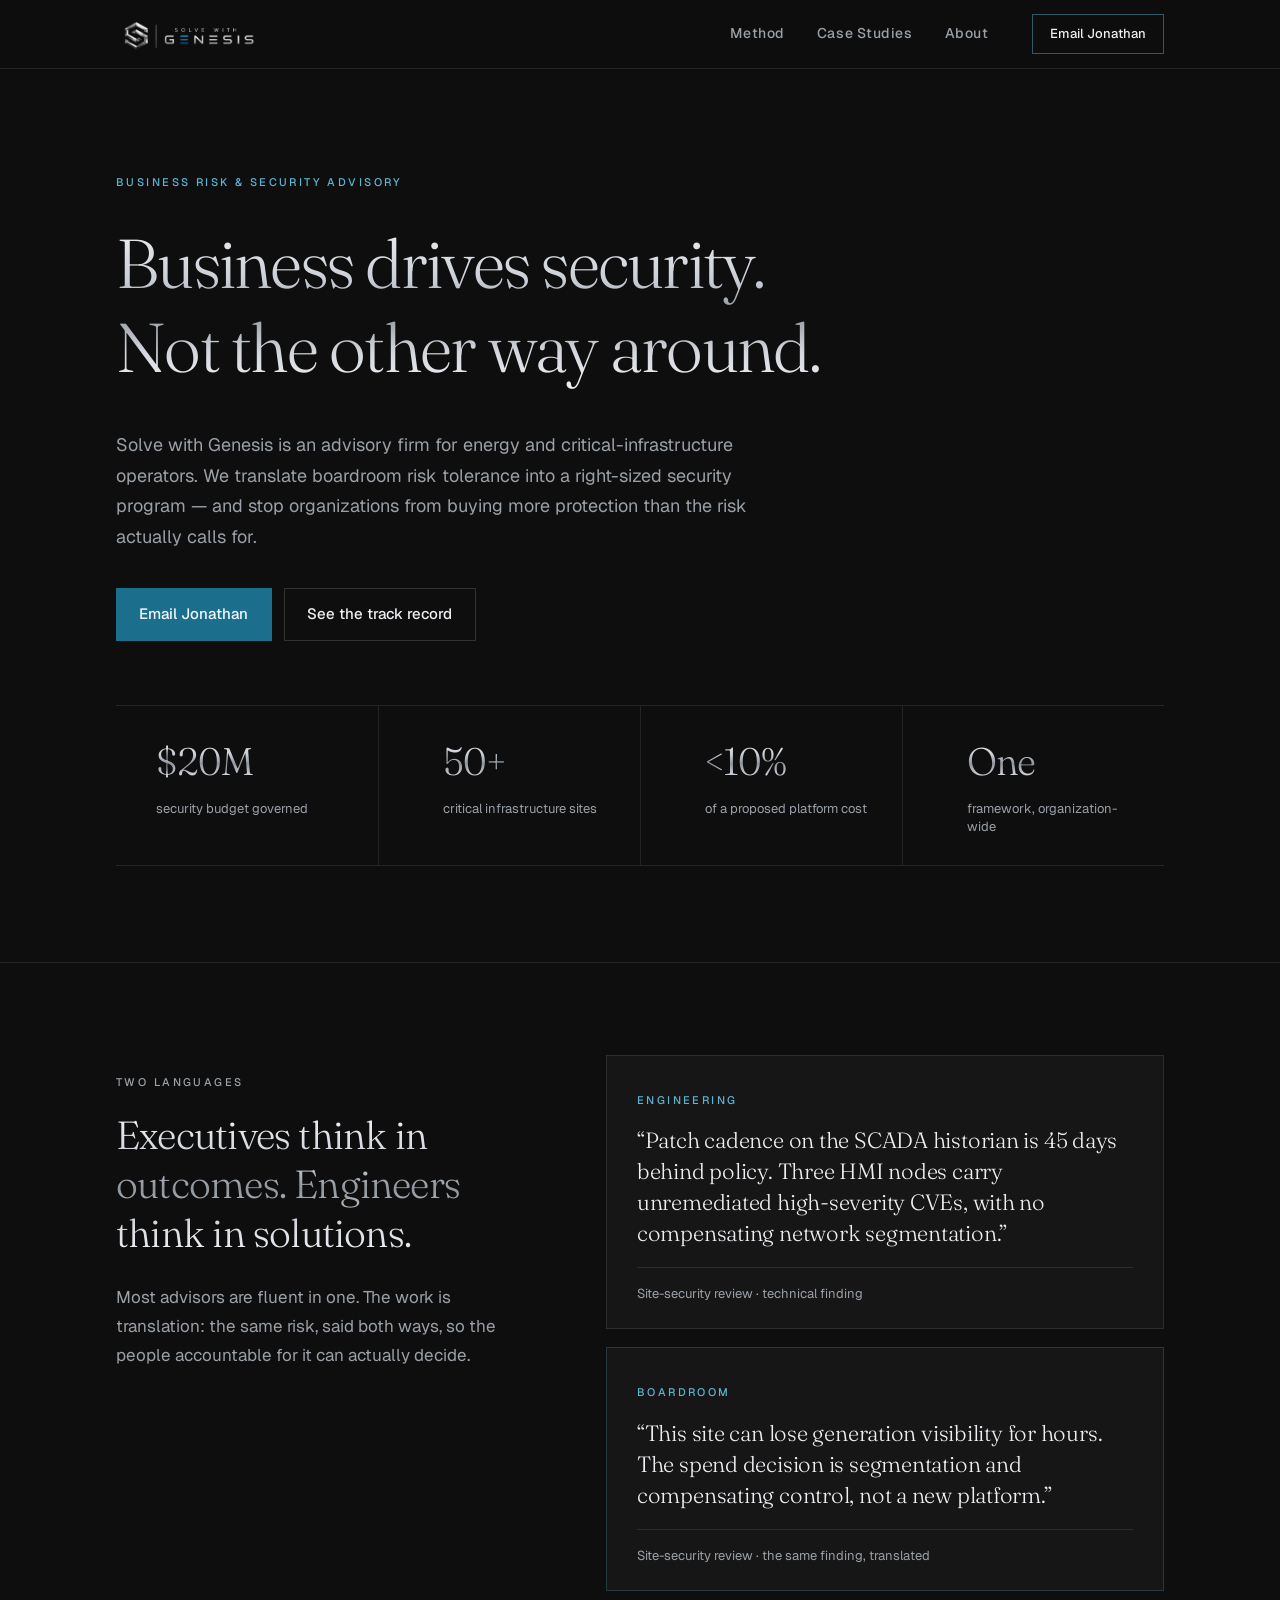
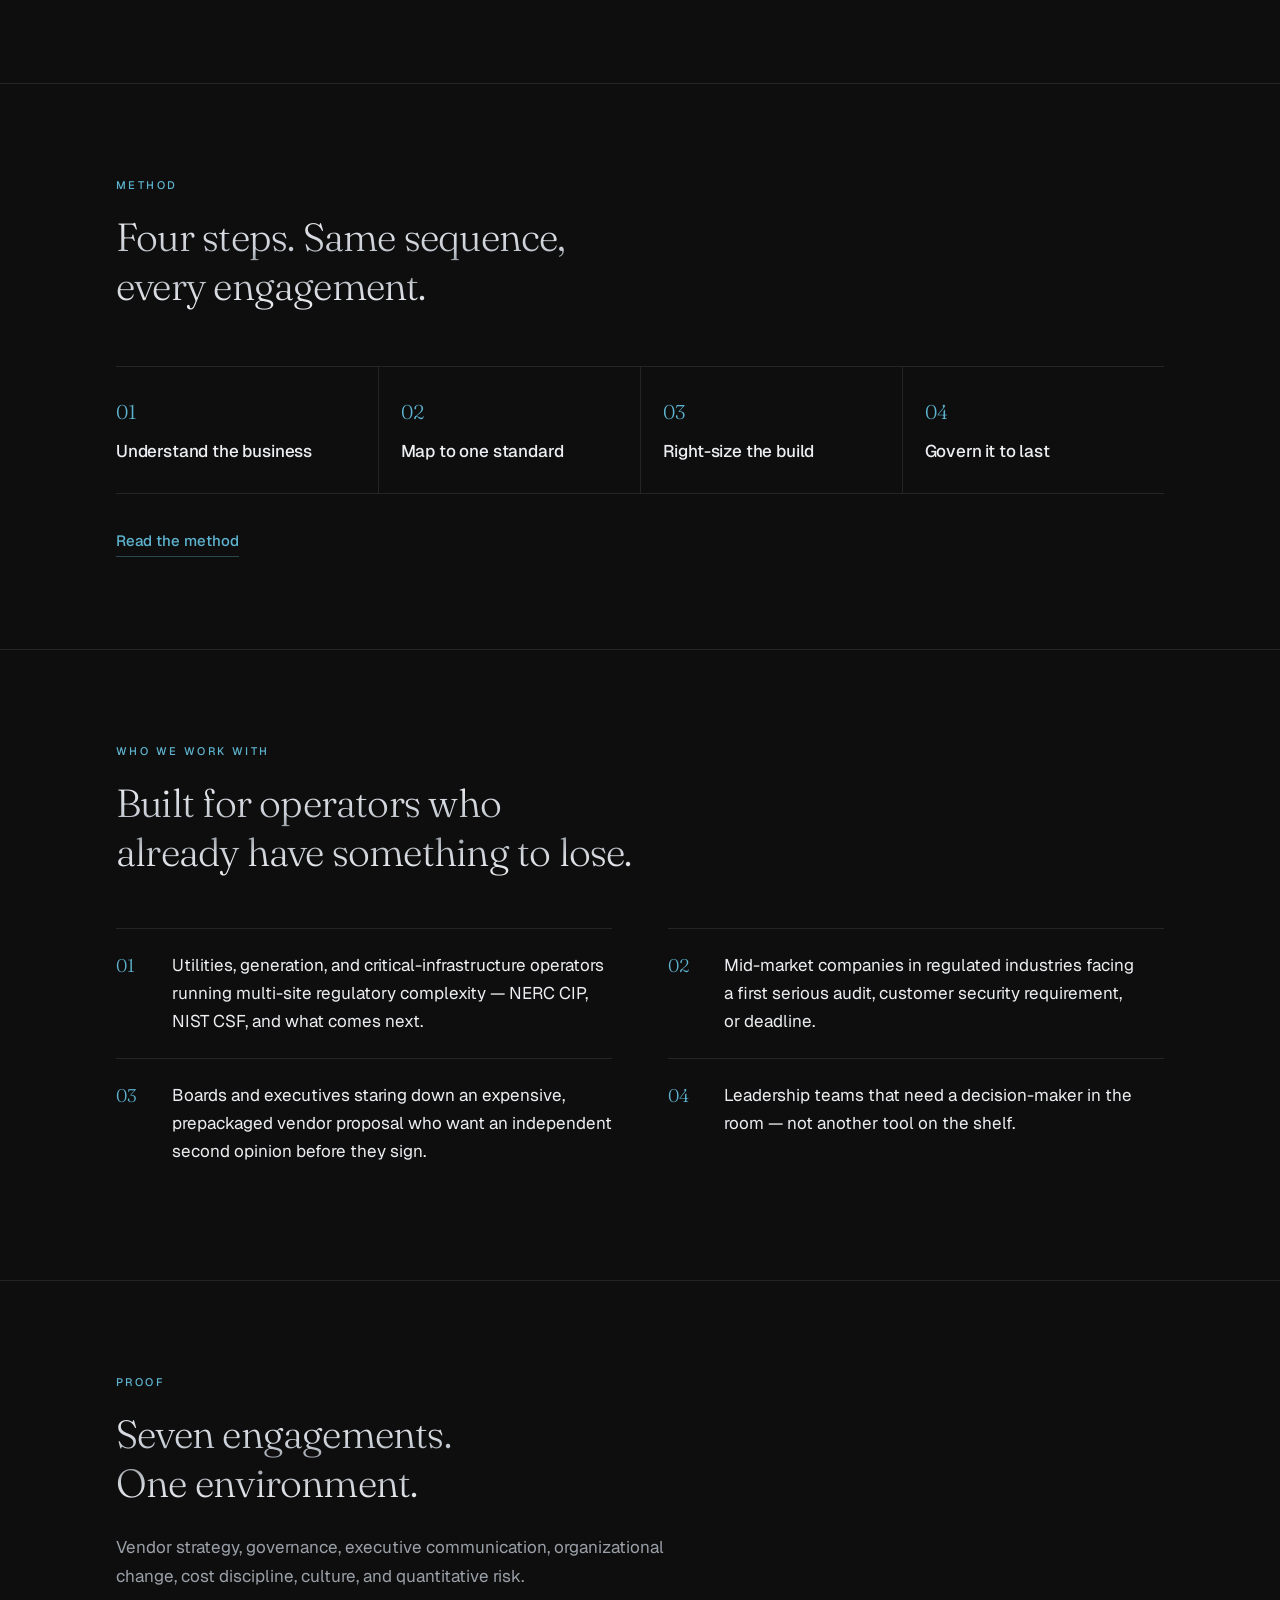
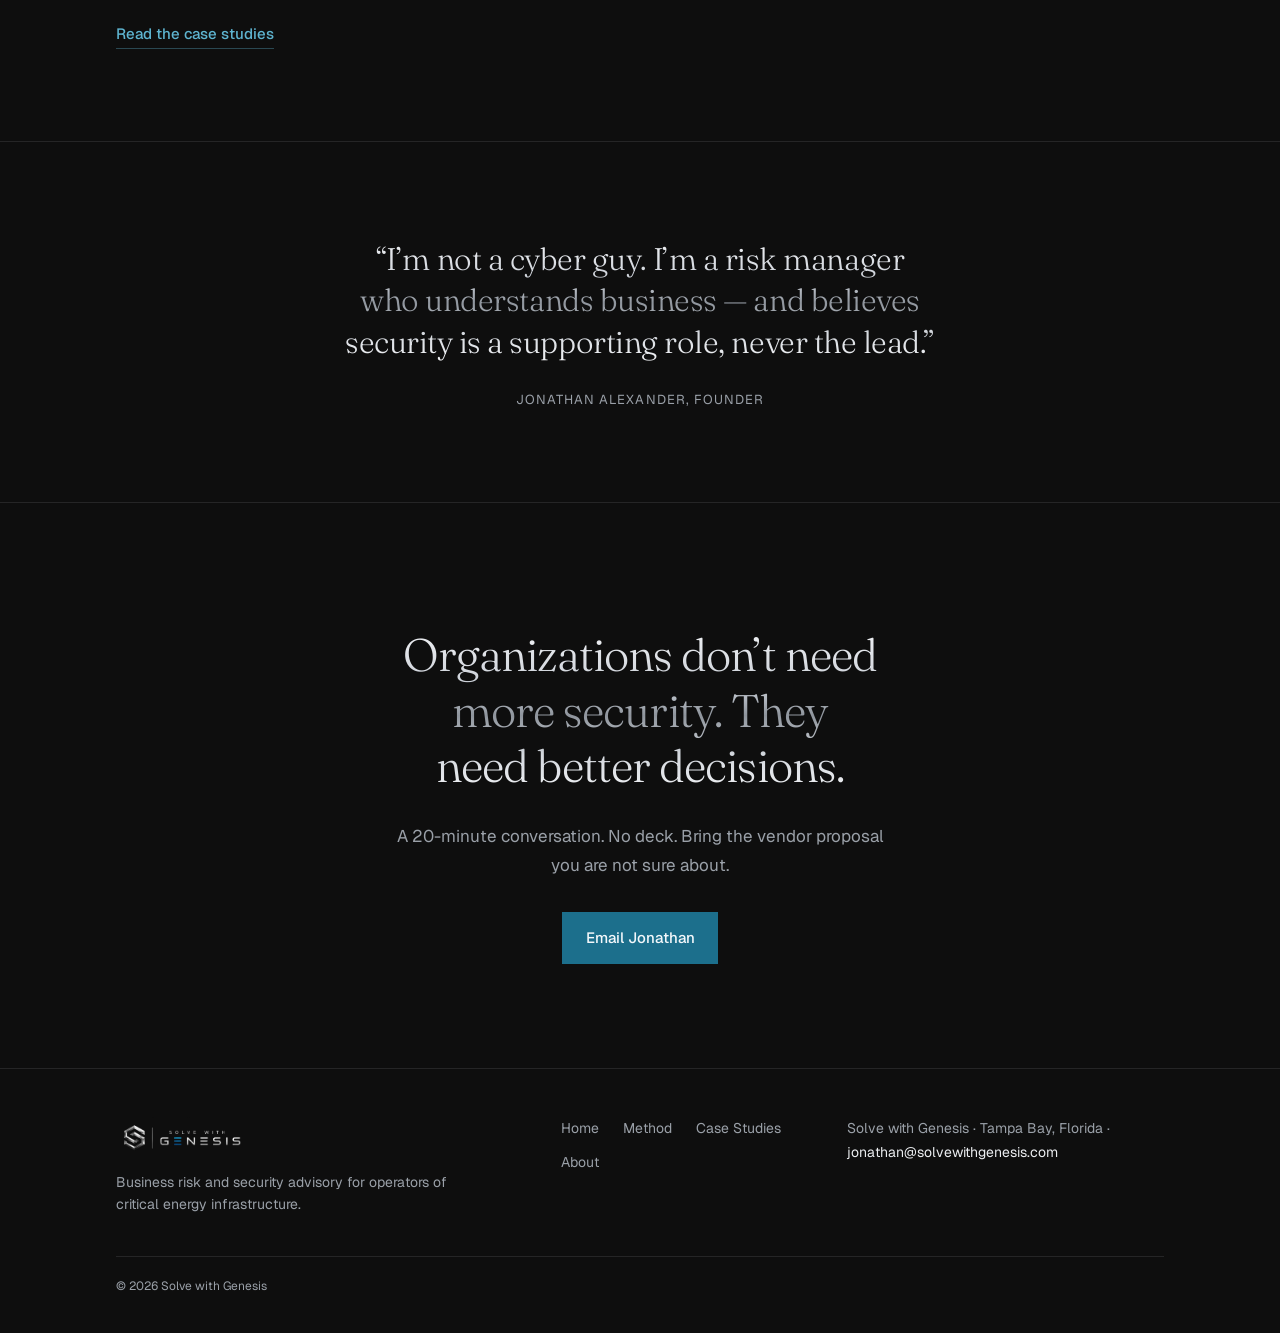
<file: index.html>
<!DOCTYPE html>
<html lang="en">
<head>
  <meta charset="utf-8" />
  <meta name="viewport" content="width=device-width, initial-scale=1" />
  <title>Solve with Genesis — Business Risk &amp; Security Advisory</title>
  <meta name="description" content="Advisory firm for energy and critical-infrastructure operators. We translate boardroom risk tolerance into a right-sized security program — and stop organizations from buying more protection than the risk actually calls for." />
  <meta name="theme-color" content="#0e0e0e" />
  <link rel="icon" href="./favicon.ico" sizes="any" />
  <link rel="icon" type="image/png" sizes="32x32" href="./favicon-32.png" />
  <link rel="icon" type="image/png" sizes="64x64" href="./favicon-64.png" />
  <link rel="canonical" href="https://www.solvewithgenesis.com/" />
  <meta property="og:type" content="website" />
  <meta property="og:site_name" content="Solve with Genesis" />
  <meta property="og:url" content="https://www.solvewithgenesis.com/" />
  <meta property="og:title" content="Solve with Genesis — Business Risk &amp; Security Advisory" />
  <meta property="og:description" content="Advisory firm for energy and critical-infrastructure operators. We translate boardroom risk tolerance into a right-sized security program." />
  <meta property="og:image" content="https://www.solvewithgenesis.com/solve_with_genesis_logo_clean.png" />
  <meta name="twitter:card" content="summary" />
  <meta name="twitter:title" content="Solve with Genesis — Business Risk &amp; Security Advisory" />
  <meta name="twitter:description" content="Advisory firm for energy and critical-infrastructure operators. Right-sized security, driven by the business." />
  <link rel="preconnect" href="https://fonts.googleapis.com" />
  <link rel="preconnect" href="https://fonts.gstatic.com" crossorigin />
  <link href="https://fonts.googleapis.com/css2?family=Fraunces:opsz,wght@9..144,300;9..144,400&amp;family=Geist:wght@400;500;600&amp;display=swap" rel="stylesheet" />
  <link rel="stylesheet" href="./styles.css" />
  <script type="application/ld+json">
  {
    "@context": "https://schema.org",
    "@type": "ProfessionalService",
    "name": "Solve with Genesis",
    "description": "Business risk and security advisory for operators of critical energy infrastructure.",
    "url": "https://www.solvewithgenesis.com",
    "email": "jonathan@solvewithgenesis.com",
    "areaServed": "US",
    "address": {
      "@type": "PostalAddress",
      "addressLocality": "Tampa Bay",
      "addressRegion": "FL",
      "addressCountry": "US"
    },
    "knowsAbout": ["NERC CIP", "NIST CSF", "Critical infrastructure", "Business risk management"]
  }
  </script>
</head>
<body>
  <a class="skip-link" href="#main">Skip to content</a>
  <header class="site-header">
    <div class="wrap header-inner">
      <a class="logo-link" href="index.html" aria-label="Solve with Genesis — home">
        <img class="logo" src="./solve_with_genesis_logo_clean.png" alt="Solve with Genesis" width="665" height="188" />
      </a>
      <nav class="nav" aria-label="Primary">
        <a href="methodology.html">Method</a>
        <a href="case-studies.html">Case Studies</a>
        <a href="about.html">About</a>
      </nav>
      <a class="header-cta" href="mailto:jonathan@solvewithgenesis.com">Email Jonathan</a>
    </div>
  </header>

  <main id="main">
    <section class="hero">
      <div class="wrap">
        <p class="label">Business risk &amp; security advisory</p>
        <h1 class="metal">Business drives security. Not the other way around.</h1>
        <p class="lead">Solve with Genesis is an advisory firm for energy and critical-infrastructure operators. We translate boardroom risk tolerance into a right-sized security program — and stop organizations from buying more protection than the risk actually calls for.</p>
        <div class="hero-actions">
          <a class="btn btn-primary" href="mailto:jonathan@solvewithgenesis.com">Email Jonathan</a>
          <a class="btn btn-ghost" href="case-studies.html">See the track record</a>
        </div>
        <dl class="stats">
          <div class="stat">
            <dt class="visually-hidden">Security budget governed</dt>
            <dd>
              <span class="stat-value metal">$20M</span>
              <span class="stat-label">security budget governed</span>
            </dd>
          </div>
          <div class="stat">
            <dt class="visually-hidden">Critical infrastructure sites</dt>
            <dd>
              <span class="stat-value metal">50+</span>
              <span class="stat-label">critical infrastructure sites</span>
            </dd>
          </div>
          <div class="stat">
            <dt class="visually-hidden">Of a proposed platform cost</dt>
            <dd>
              <span class="stat-value metal">&lt;10%</span>
              <span class="stat-label">of a proposed platform cost</span>
            </dd>
          </div>
          <div class="stat">
            <dt class="visually-hidden">Framework, organization-wide</dt>
            <dd>
              <span class="stat-value metal">One</span>
              <span class="stat-label">framework, organization-wide</span>
            </dd>
          </div>
        </dl>
      </div>
    </section>

    <section class="section" aria-labelledby="languages-heading">
      <div class="wrap lang-grid">
        <div class="lang-intro">
          <p class="label">Two languages</p>
          <h2 id="languages-heading" class="metal">Executives think in outcomes. Engineers think in solutions.</h2>
          <p>Most advisors are fluent in one. The work is translation: the same risk, said both ways, so the people accountable for it can actually decide.</p>
        </div>
        <div class="lang-pair">
          <figure class="quote-card">
            <span class="label">Engineering</span>
            <blockquote>
              “Patch cadence on the SCADA historian is 45 days behind policy. Three HMI nodes carry unremediated high-severity CVEs, with no compensating network segmentation.”
            </blockquote>
            <figcaption>Site-security review · technical finding</figcaption>
          </figure>
          <figure class="quote-card board">
            <span class="label">Boardroom</span>
            <blockquote>
              “This site can lose generation visibility for hours. The spend decision is segmentation and compensating control, not a new platform.”
            </blockquote>
            <figcaption>Site-security review · the same finding, translated</figcaption>
          </figure>
        </div>
      </div>
    </section>

    <section class="section" aria-labelledby="method-heading">
      <div class="wrap">
        <p class="label">Method</p>
        <h2 id="method-heading" class="metal">Four steps. Same sequence, every engagement.</h2>
        <ol class="steps">
          <li class="step">
            <span class="step-n">01</span>
            <h3>Understand the business</h3>
          </li>
          <li class="step">
            <span class="step-n">02</span>
            <h3>Map to one standard</h3>
          </li>
          <li class="step">
            <span class="step-n">03</span>
            <h3>Right-size the build</h3>
          </li>
          <li class="step">
            <span class="step-n">04</span>
            <h3>Govern it to last</h3>
          </li>
        </ol>
        <p style="margin-top:2rem"><a class="text-link" href="methodology.html">Read the method</a></p>
      </div>
    </section>

    <section class="section" aria-labelledby="who-heading">
      <div class="wrap">
        <p class="label">Who we work with</p>
        <h2 id="who-heading" class="metal">Built for operators who already have something to lose.</h2>
        <ol class="fits">
          <li class="fit">
            <span class="fit-n">01</span>
            <p>Utilities, generation, and critical-infrastructure operators running multi-site regulatory complexity — NERC CIP, NIST CSF, and what comes next.</p>
          </li>
          <li class="fit">
            <span class="fit-n">02</span>
            <p>Mid-market companies in regulated industries facing a first serious audit, customer security requirement, or deadline.</p>
          </li>
          <li class="fit">
            <span class="fit-n">03</span>
            <p>Boards and executives staring down an expensive, prepackaged vendor proposal who want an independent second opinion before they sign.</p>
          </li>
          <li class="fit">
            <span class="fit-n">04</span>
            <p>Leadership teams that need a decision-maker in the room — not another tool on the shelf.</p>
          </li>
        </ol>
      </div>
    </section>

    <section class="section" aria-labelledby="proof-heading">
      <div class="wrap">
        <p class="label">Proof</p>
        <h2 id="proof-heading" class="metal">Seven engagements. One environment.</h2>
        <p class="section-lead">Vendor strategy, governance, executive communication, organizational change, cost discipline, culture, and quantitative risk.</p>
        <p class="proof-actions"><a class="text-link" href="case-studies.html">Read the case studies</a></p>
      </div>
    </section>

    <section class="section">
      <div class="wrap">
        <figure class="pull-quote">
          <blockquote class="metal">“I’m not a cyber guy. I’m a risk manager who understands business — and believes security is a supporting role, never the lead.”</blockquote>
          <footer>Jonathan Alexander, Founder</footer>
        </figure>
      </div>
    </section>

    <section class="section close" aria-labelledby="close-heading">
      <div class="wrap">
        <h2 id="close-heading" class="metal">Organizations don’t need more security. They need better decisions.</h2>
        <p>A 20-minute conversation. No deck. Bring the vendor proposal you are not sure about.</p>
        <a class="btn btn-primary" href="mailto:jonathan@solvewithgenesis.com">Email Jonathan</a>
      </div>
    </section>
  </main>

  <footer class="site-footer">
    <div class="wrap">
      <div class="footer-grid">
        <div class="footer-brand">
          <img class="logo" src="./solve_with_genesis_logo_clean.png" alt="Solve with Genesis" width="665" height="188" />
          <p>Business risk and security advisory for operators of critical energy infrastructure.</p>
        </div>
        <nav class="footer-nav" aria-label="Footer">
          <a href="index.html">Home</a>
          <a href="methodology.html">Method</a>
          <a href="case-studies.html">Case Studies</a>
          <a href="about.html">About</a>
        </nav>
        <p class="footer-colophon">Solve with Genesis · Tampa Bay, Florida · <a href="mailto:jonathan@solvewithgenesis.com">jonathan@solvewithgenesis.com</a></p>
      </div>
      <p class="footer-copy">© 2026 Solve with Genesis</p>
    </div>
  </footer>
</body>
</html>
</file>
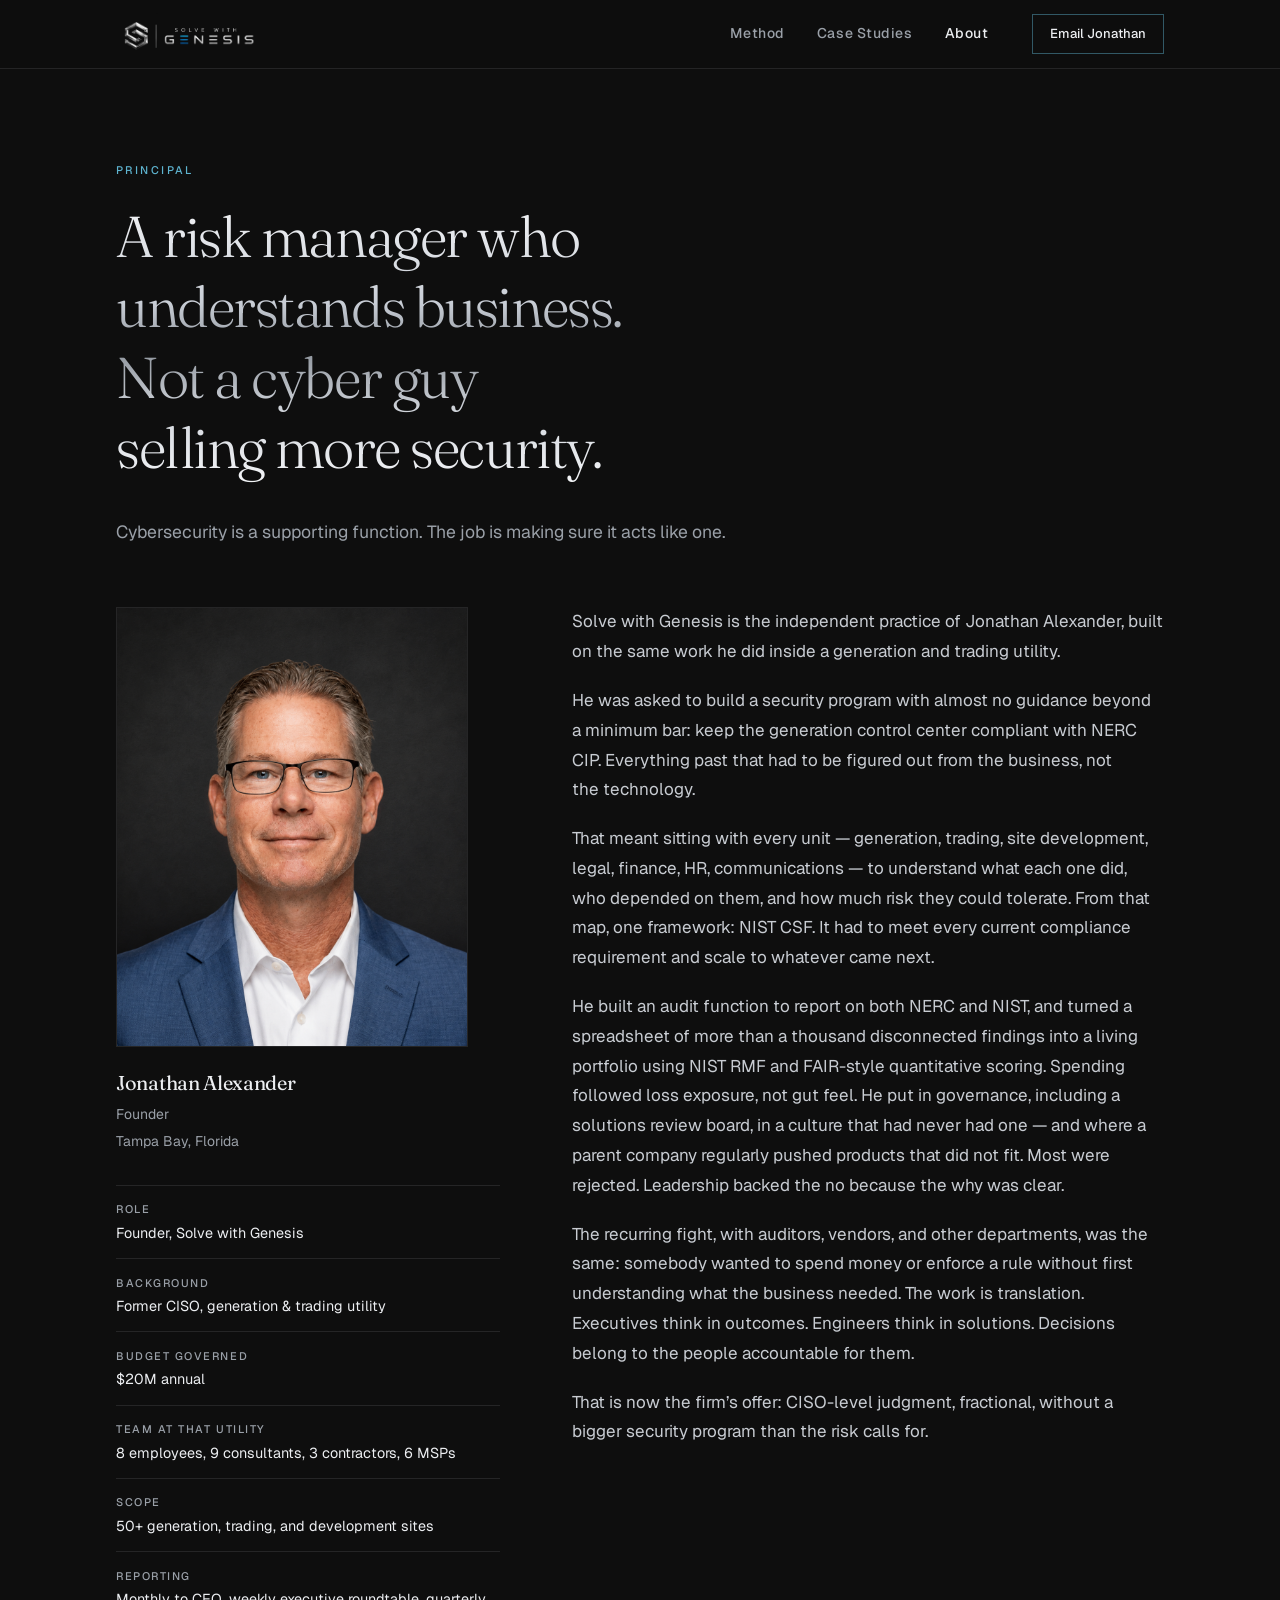
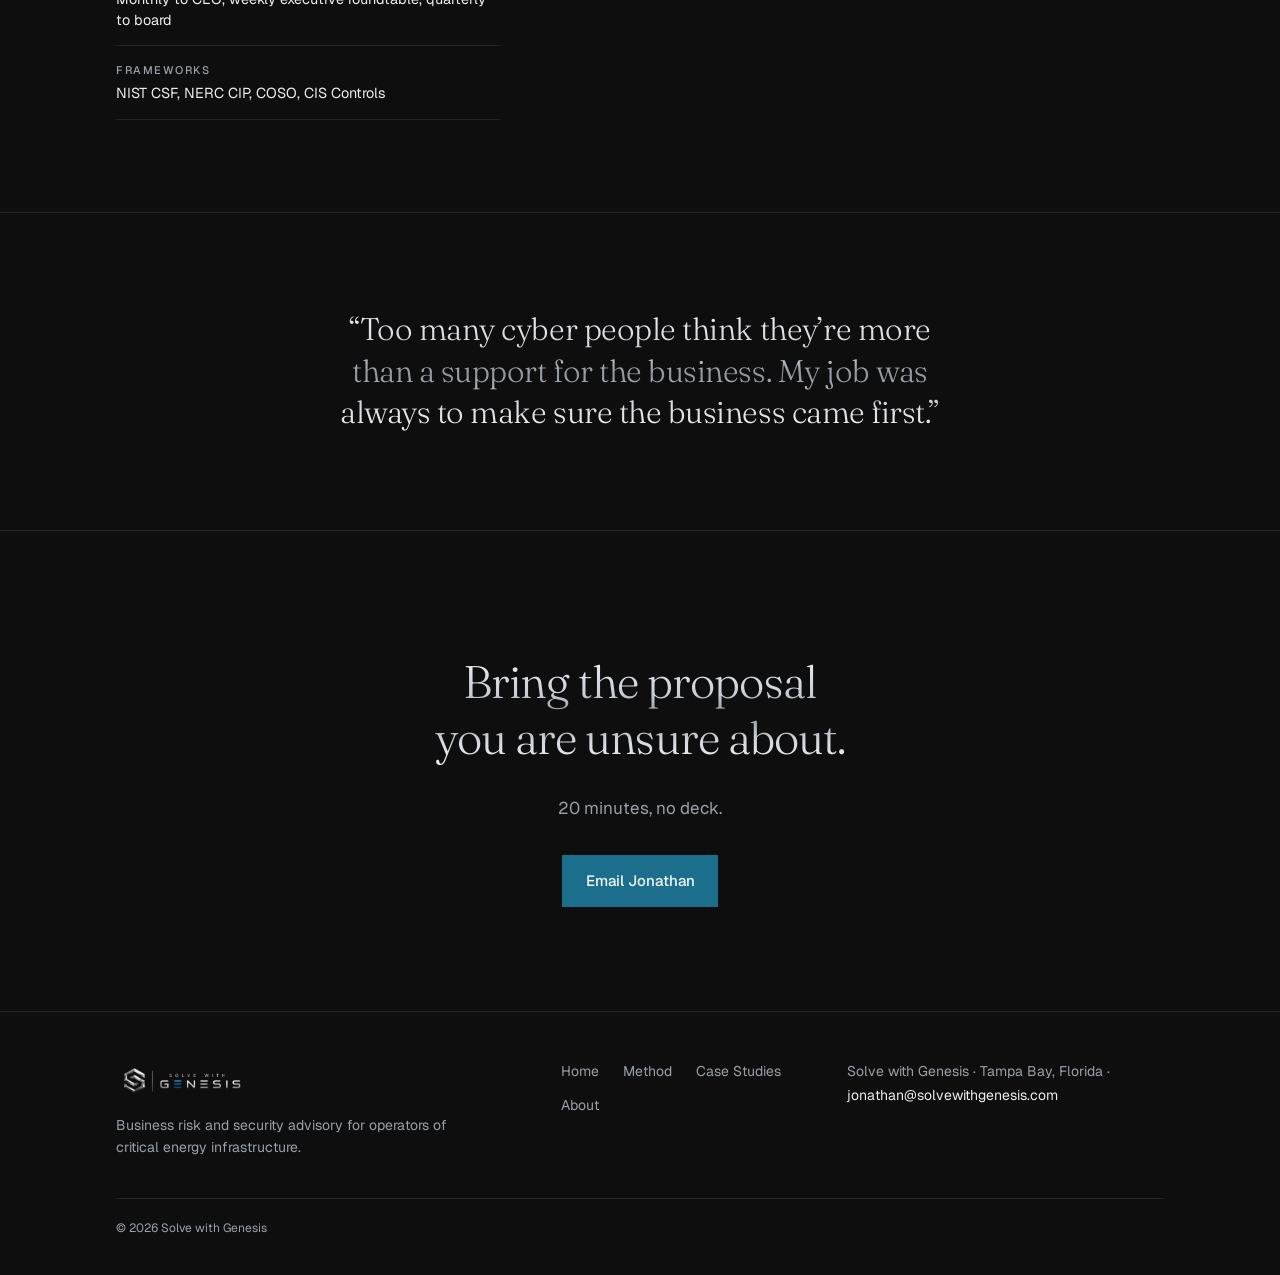
<file: about.html>
<!DOCTYPE html>
<html lang="en">
<head>
  <meta charset="utf-8" />
  <meta name="viewport" content="width=device-width, initial-scale=1" />
  <title>About — Solve with Genesis</title>
  <meta name="description" content="Solve with Genesis is the independent practice of Jonathan Alexander, former CISO of a generation and trading utility. CISO-level judgment, fractional, without a bigger security program than the risk calls for." />
  <meta name="theme-color" content="#0e0e0e" />
  <link rel="icon" href="./favicon.ico" sizes="any" />
  <link rel="icon" type="image/png" sizes="32x32" href="./favicon-32.png" />
  <link rel="icon" type="image/png" sizes="64x64" href="./favicon-64.png" />
  <link rel="canonical" href="https://www.solvewithgenesis.com/about.html" />
  <meta property="og:type" content="website" />
  <meta property="og:site_name" content="Solve with Genesis" />
  <meta property="og:url" content="https://www.solvewithgenesis.com/about.html" />
  <meta property="og:title" content="About — Solve with Genesis" />
  <meta property="og:description" content="The independent practice of Jonathan Alexander, former CISO of a generation and trading utility. A risk manager who understands business." />
  <meta property="og:image" content="https://www.solvewithgenesis.com/solve_with_genesis_logo_clean.png" />
  <meta name="twitter:card" content="summary" />
  <meta name="twitter:title" content="About — Solve with Genesis" />
  <meta name="twitter:description" content="The independent practice of Jonathan Alexander. A risk manager who understands business — not a cyber guy selling more security." />
  <link rel="preconnect" href="https://fonts.googleapis.com" />
  <link rel="preconnect" href="https://fonts.gstatic.com" crossorigin />
  <link href="https://fonts.googleapis.com/css2?family=Fraunces:opsz,wght@9..144,300;9..144,400&amp;family=Geist:wght@400;500;600&amp;display=swap" rel="stylesheet" />
  <link rel="stylesheet" href="./styles.css" />
</head>
<body>
  <a class="skip-link" href="#main">Skip to content</a>
  <header class="site-header">
    <div class="wrap header-inner">
      <a class="logo-link" href="index.html" aria-label="Solve with Genesis — home">
        <img class="logo" src="./solve_with_genesis_logo_clean.png" alt="Solve with Genesis" width="665" height="188" />
      </a>
      <nav class="nav" aria-label="Primary">
        <a href="methodology.html">Method</a>
        <a href="case-studies.html">Case Studies</a>
        <a href="about.html" aria-current="page">About</a>
      </nav>
      <a class="header-cta" href="mailto:jonathan@solvewithgenesis.com">Email Jonathan</a>
    </div>
  </header>

  <main id="main">
    <header class="page-hero">
      <div class="wrap">
        <p class="label">Principal</p>
        <h1 class="metal">A risk manager who understands business. Not a cyber guy selling more security.</h1>
        <p class="lead">Cybersecurity is a supporting function. The job is making sure it acts like one.</p>
      </div>
    </header>

    <section class="section" style="padding-top:0;border-top:0">
      <div class="wrap bio">
        <aside>
          <figure class="portrait-frame">
            <img src="./Headshot.png" alt="Jonathan Alexander, founder of Solve with Genesis" width="1000" height="1250" />
          </figure>
          <div class="portrait-id">
            <strong>Jonathan Alexander</strong>
            <span>Founder</span>
            <span>Tampa Bay, Florida</span>
          </div>
          <dl class="facts">
            <div>
              <dt>Role</dt>
              <dd>Founder, Solve with Genesis</dd>
            </div>
            <div>
              <dt>Background</dt>
              <dd>Former CISO, generation &amp; trading utility</dd>
            </div>
            <div>
              <dt>Budget governed</dt>
              <dd>$20M annual</dd>
            </div>
            <div>
              <dt>Team at that utility</dt>
              <dd>8 employees, 9 consultants, 3 contractors, 6 MSPs</dd>
            </div>
            <div>
              <dt>Scope</dt>
              <dd>50+ generation, trading, and development sites</dd>
            </div>
            <div>
              <dt>Reporting</dt>
              <dd>Monthly to CEO, weekly executive roundtable, quarterly to board</dd>
            </div>
            <div>
              <dt>Frameworks</dt>
              <dd>NIST CSF, NERC CIP, COSO, CIS Controls</dd>
            </div>
          </dl>
        </aside>

        <div class="bio-copy">
          <p>Solve with Genesis is the independent practice of Jonathan Alexander, built on the same work he did inside a generation and trading utility.</p>
          <p>He was asked to build a security program with almost no guidance beyond a minimum bar: keep the generation control center compliant with NERC CIP. Everything past that had to be figured out from the business, not the technology.</p>
          <p>That meant sitting with every unit — generation, trading, site development, legal, finance, HR, communications — to understand what each one did, who depended on them, and how much risk they could tolerate. From that map, one framework: NIST CSF. It had to meet every current compliance requirement and scale to whatever came next.</p>
          <p>He built an audit function to report on both NERC and NIST, and turned a spreadsheet of more than a thousand disconnected findings into a living portfolio using NIST RMF and FAIR-style quantitative scoring. Spending followed loss exposure, not gut feel. He put in governance, including a solutions review board, in a culture that had never had one — and where a parent company regularly pushed products that did not fit. Most were rejected. Leadership backed the no because the why was clear.</p>
          <p>The recurring fight, with auditors, vendors, and other departments, was the same: somebody wanted to spend money or enforce a rule without first understanding what the business needed. The work is translation. Executives think in outcomes. Engineers think in solutions. Decisions belong to the people accountable for them.</p>
          <p>That is now the firm’s offer: CISO-level judgment, fractional, without a bigger security program than the risk calls for.</p>
        </div>
      </div>
    </section>

    <section class="section">
      <div class="wrap">
        <figure class="pull-quote">
          <blockquote class="metal">“Too many cyber people think they’re more than a support for the business. My job was always to make sure the business came first.”</blockquote>
        </figure>
      </div>
    </section>

    <section class="section close" aria-labelledby="close-heading">
      <div class="wrap">
        <h2 id="close-heading" class="metal">Bring the proposal you are unsure about.</h2>
        <p>20 minutes, no deck.</p>
        <a class="btn btn-primary" href="mailto:jonathan@solvewithgenesis.com">Email Jonathan</a>
      </div>
    </section>
  </main>

  <footer class="site-footer">
    <div class="wrap">
      <div class="footer-grid">
        <div class="footer-brand">
          <img class="logo" src="./solve_with_genesis_logo_clean.png" alt="Solve with Genesis" width="665" height="188" />
          <p>Business risk and security advisory for operators of critical energy infrastructure.</p>
        </div>
        <nav class="footer-nav" aria-label="Footer">
          <a href="index.html">Home</a>
          <a href="methodology.html">Method</a>
          <a href="case-studies.html">Case Studies</a>
          <a href="about.html">About</a>
        </nav>
        <p class="footer-colophon">Solve with Genesis · Tampa Bay, Florida · <a href="mailto:jonathan@solvewithgenesis.com">jonathan@solvewithgenesis.com</a></p>
      </div>
      <p class="footer-copy">© 2026 Solve with Genesis</p>
    </div>
  </footer>
</body>
</html>
</file>
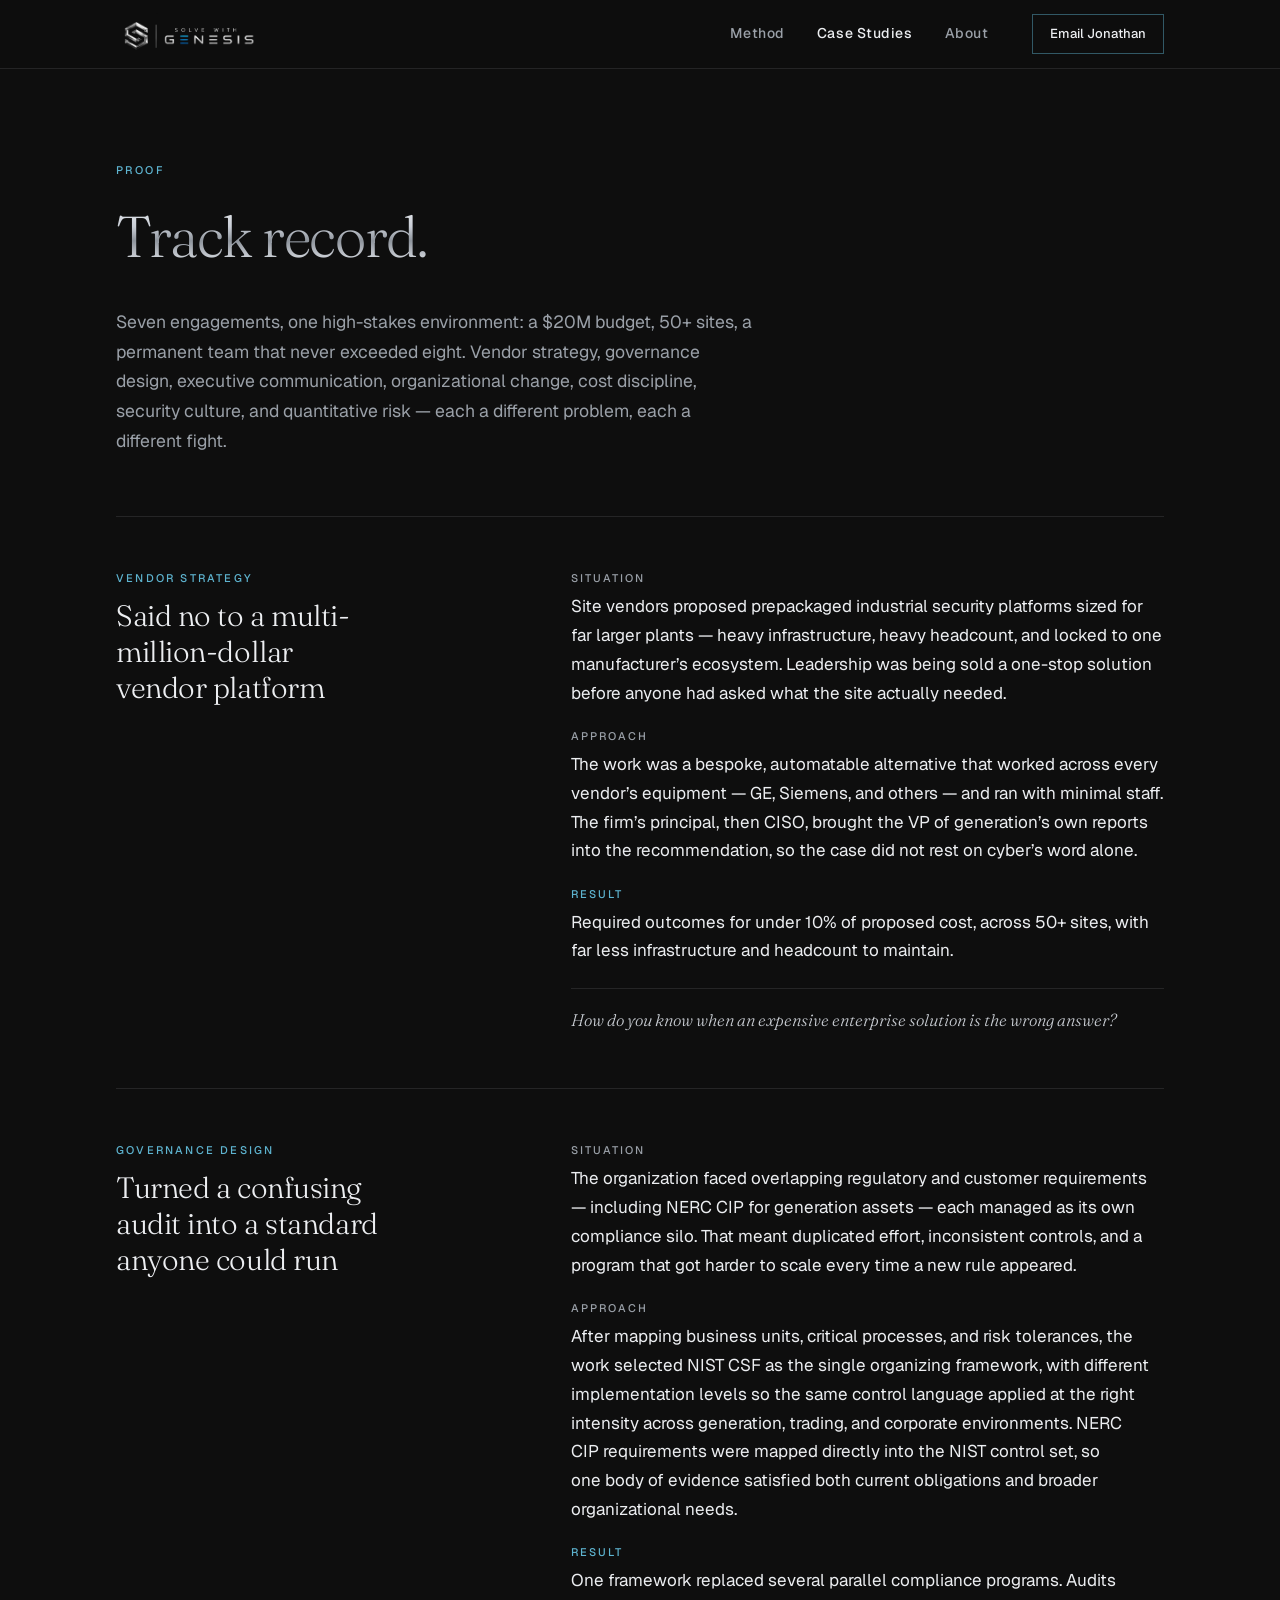
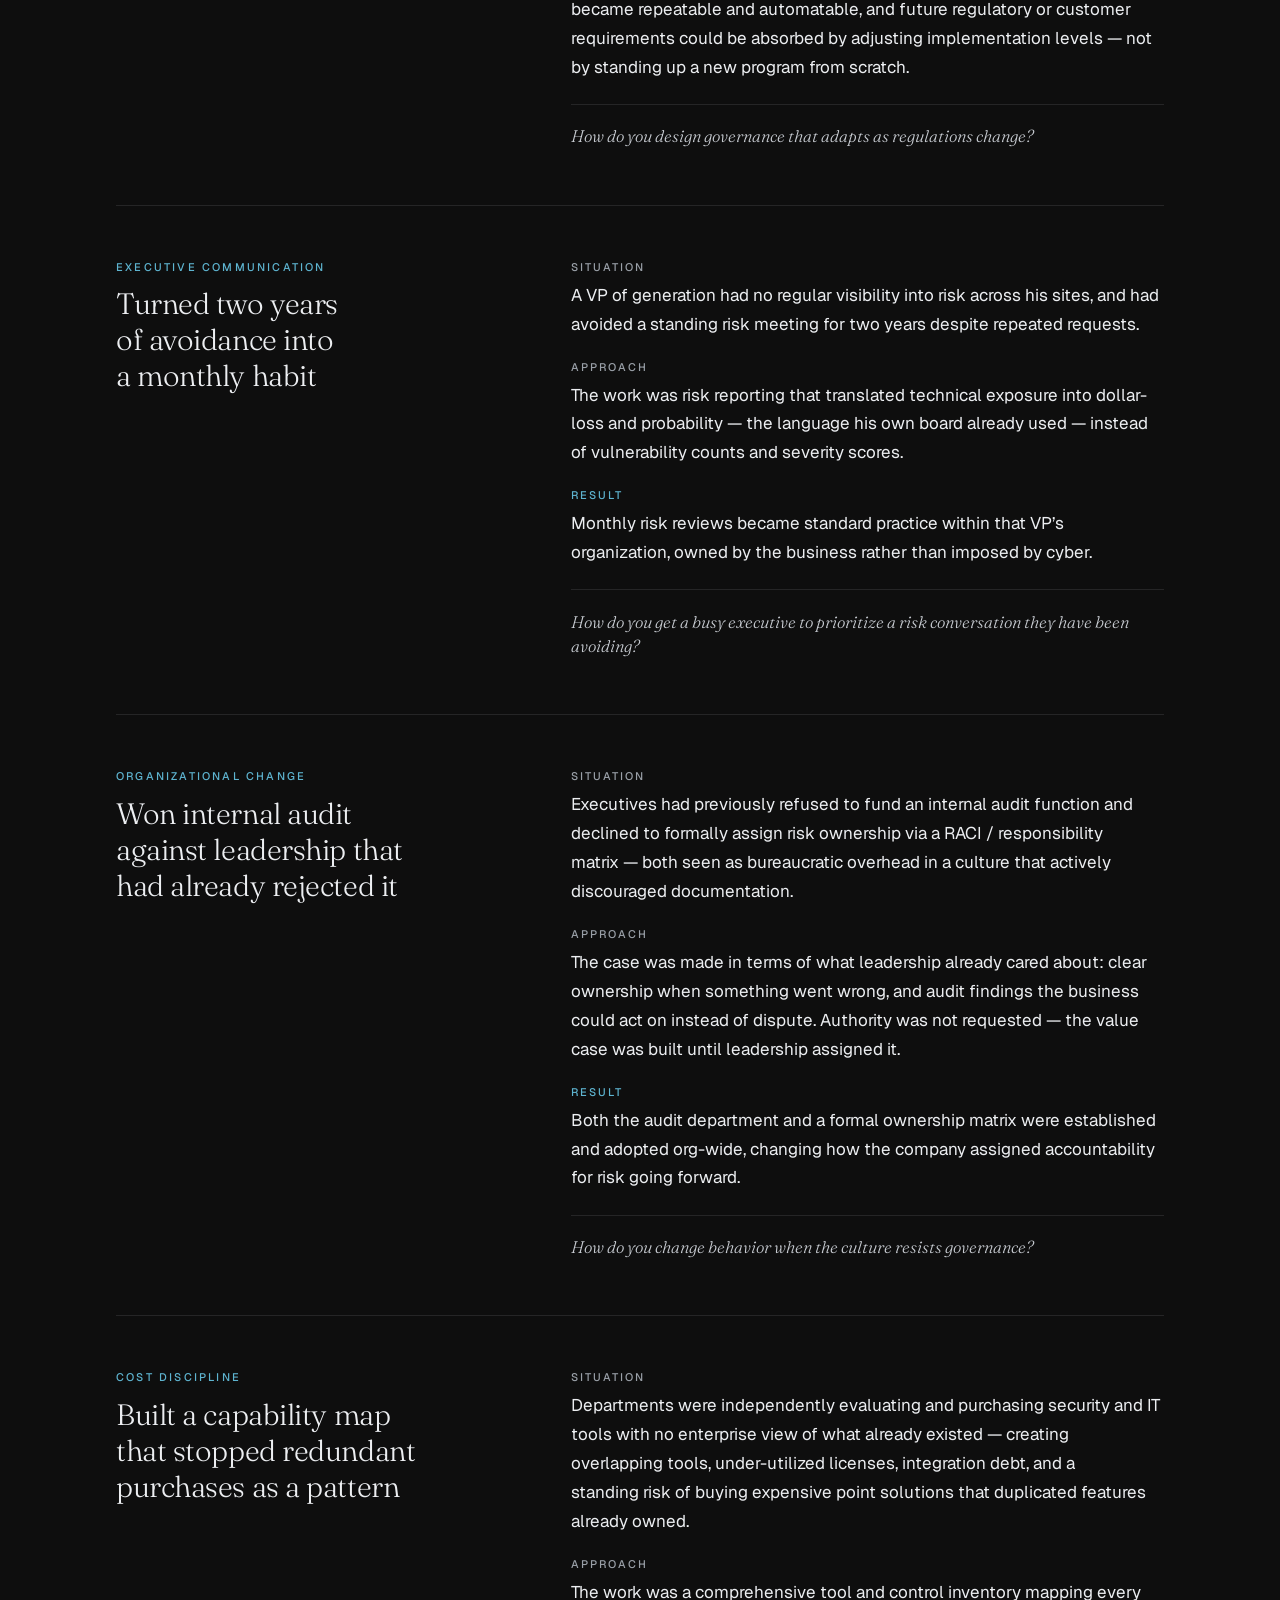
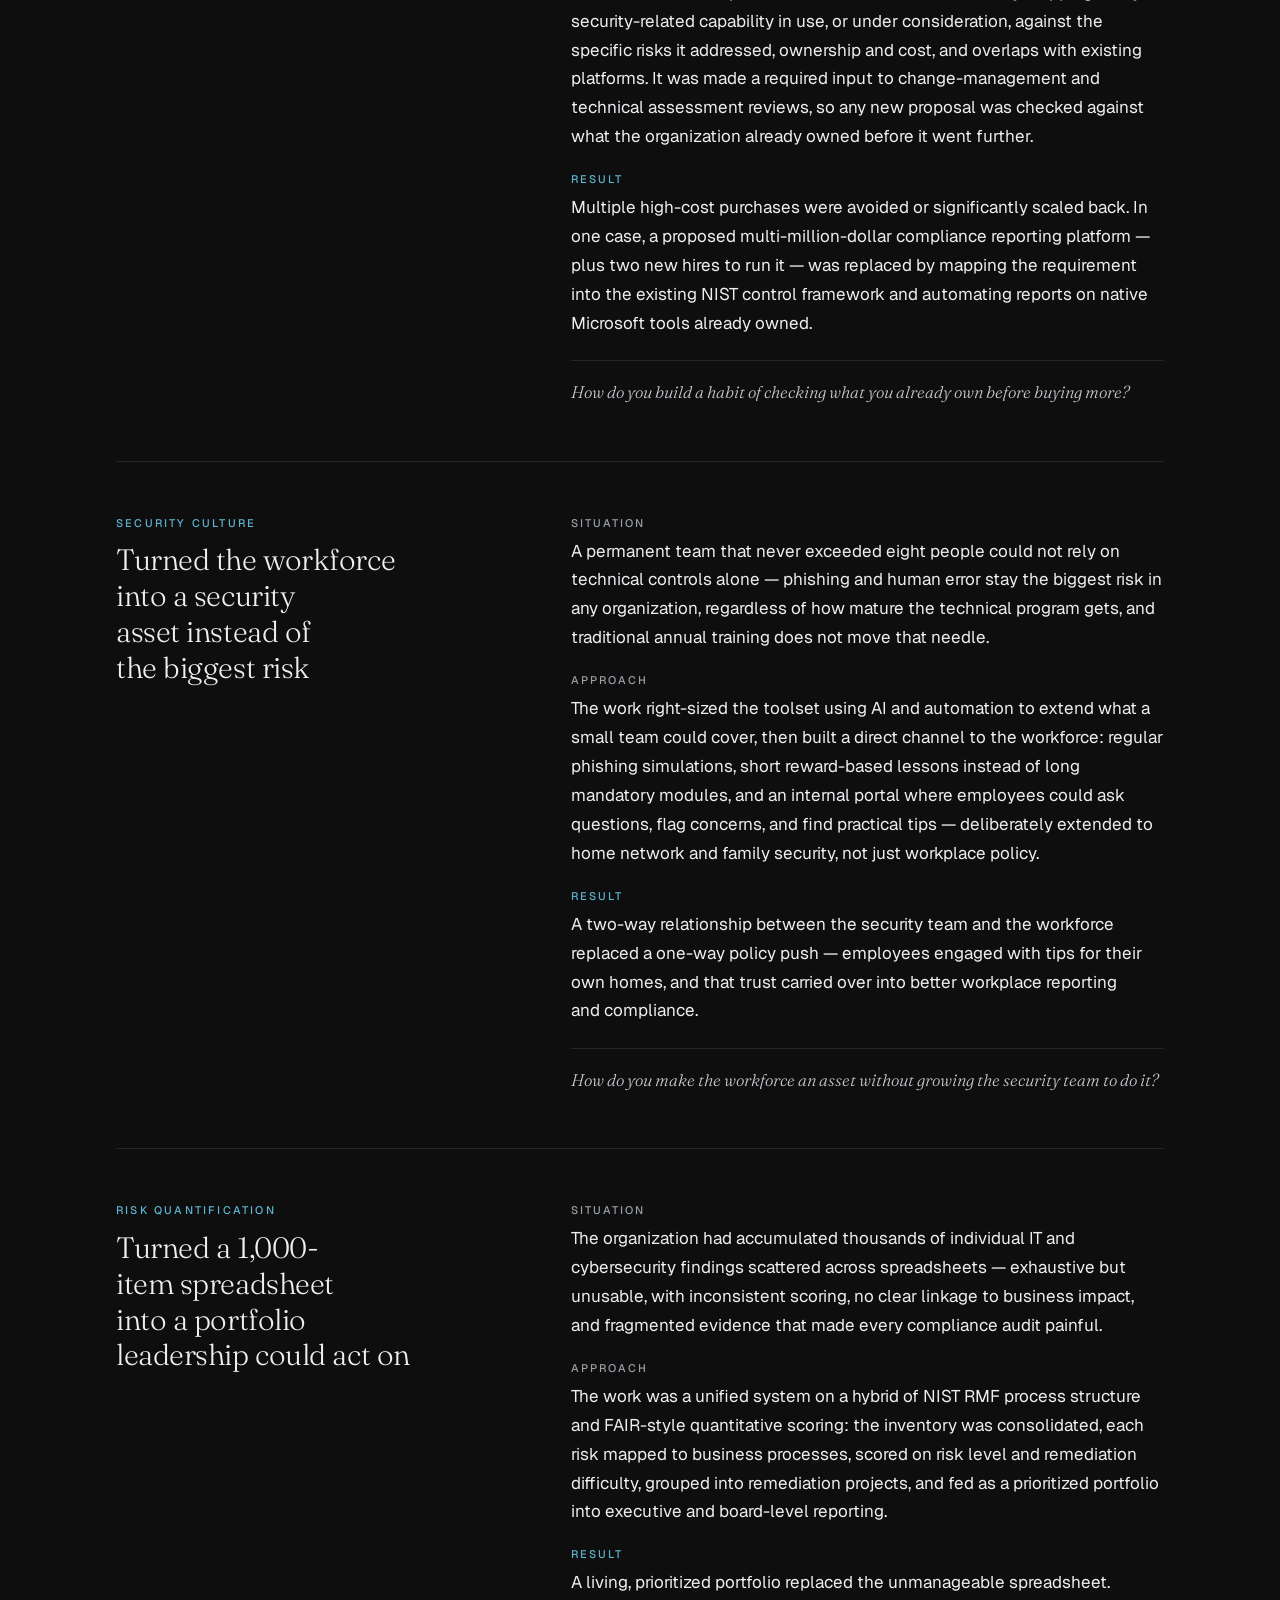
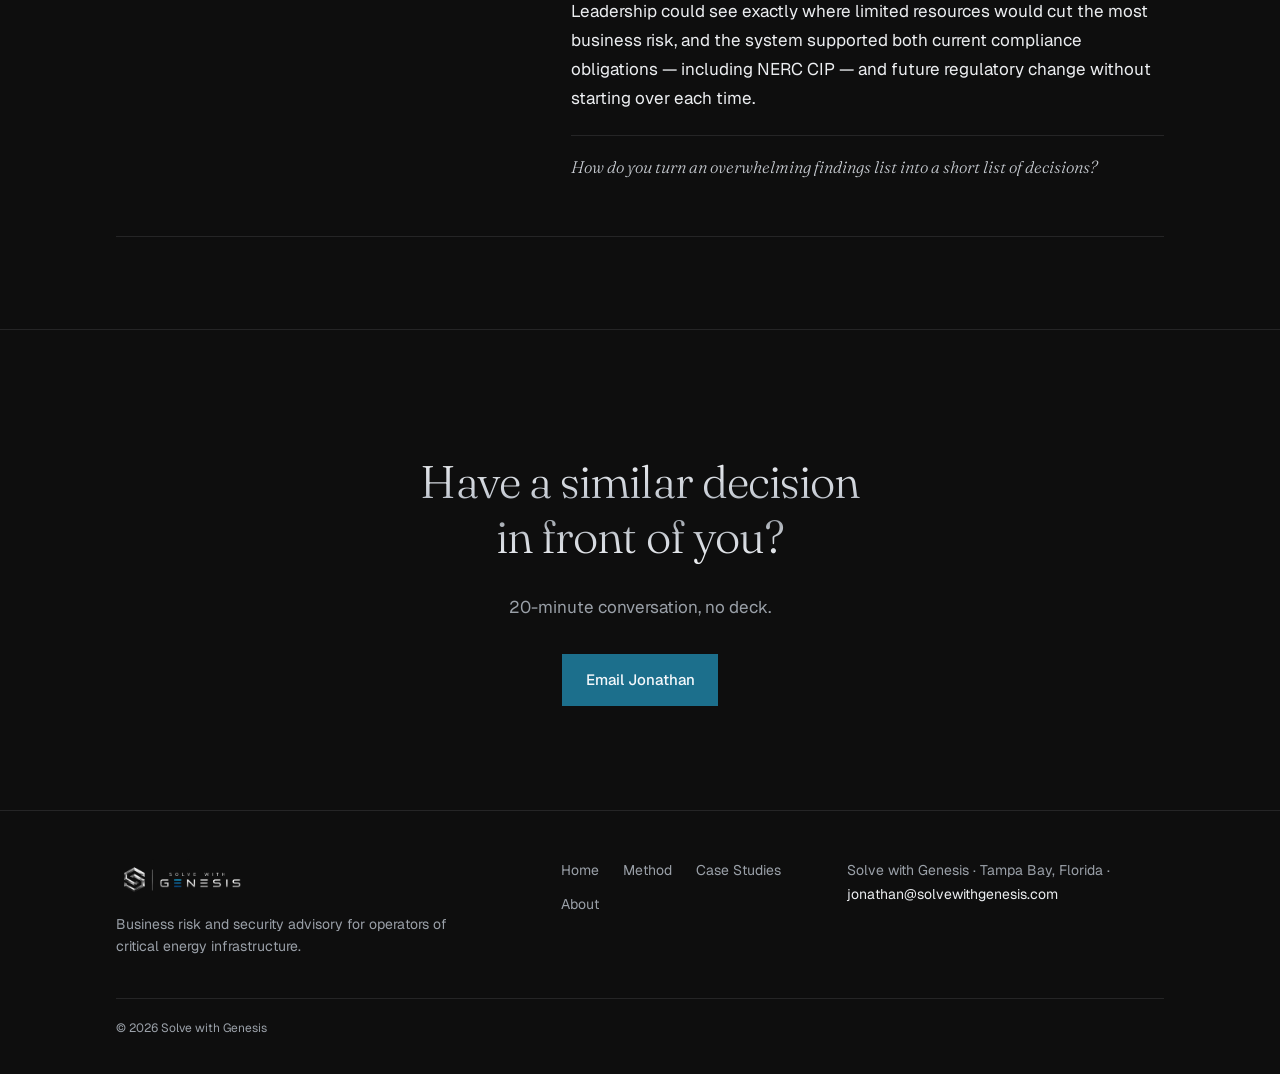
<file: case-studies.html>
<!DOCTYPE html>
<html lang="en">
<head>
  <meta charset="utf-8" />
  <meta name="viewport" content="width=device-width, initial-scale=1" />
  <title>Case Studies — Solve with Genesis</title>
  <meta name="description" content="Seven engagements, one high-stakes environment: vendor strategy, governance, executive communication, organizational change, cost discipline, security culture, and quantitative risk." />
  <meta name="theme-color" content="#0e0e0e" />
  <link rel="icon" href="./favicon.ico" sizes="any" />
  <link rel="icon" type="image/png" sizes="32x32" href="./favicon-32.png" />
  <link rel="icon" type="image/png" sizes="64x64" href="./favicon-64.png" />
  <link rel="canonical" href="https://www.solvewithgenesis.com/case-studies.html" />
  <meta property="og:type" content="website" />
  <meta property="og:site_name" content="Solve with Genesis" />
  <meta property="og:url" content="https://www.solvewithgenesis.com/case-studies.html" />
  <meta property="og:title" content="Case Studies — Solve with Genesis" />
  <meta property="og:description" content="Seven engagements, one high-stakes environment. Situation, approach, result — no invented metrics." />
  <meta property="og:image" content="https://www.solvewithgenesis.com/solve_with_genesis_logo_clean.png" />
  <meta name="twitter:card" content="summary" />
  <meta name="twitter:title" content="Case Studies — Solve with Genesis" />
  <meta name="twitter:description" content="Seven engagements, one high-stakes environment. Situation, approach, result." />
  <link rel="preconnect" href="https://fonts.googleapis.com" />
  <link rel="preconnect" href="https://fonts.gstatic.com" crossorigin />
  <link href="https://fonts.googleapis.com/css2?family=Fraunces:opsz,wght@9..144,300;9..144,400&amp;family=Geist:wght@400;500;600&amp;display=swap" rel="stylesheet" />
  <link rel="stylesheet" href="./styles.css" />
</head>
<body>
  <a class="skip-link" href="#main">Skip to content</a>
  <header class="site-header">
    <div class="wrap header-inner">
      <a class="logo-link" href="index.html" aria-label="Solve with Genesis — home">
        <img class="logo" src="./solve_with_genesis_logo_clean.png" alt="Solve with Genesis" width="665" height="188" />
      </a>
      <nav class="nav" aria-label="Primary">
        <a href="methodology.html">Method</a>
        <a href="case-studies.html" aria-current="page">Case Studies</a>
        <a href="about.html">About</a>
      </nav>
      <a class="header-cta" href="mailto:jonathan@solvewithgenesis.com">Email Jonathan</a>
    </div>
  </header>

  <main id="main">
    <header class="page-hero">
      <div class="wrap">
        <p class="label">Proof</p>
        <h1 class="metal">Track record.</h1>
        <p class="lead">Seven engagements, one high-stakes environment: a $20M budget, 50+ sites, a permanent team that never exceeded eight. Vendor strategy, governance design, executive communication, organizational change, cost discipline, security culture, and quantitative risk — each a different problem, each a different fight.</p>
      </div>
    </header>

    <section class="section" style="padding-top:0;border-top:0" aria-label="Engagements">
      <div class="wrap">
        <div class="cases">

          <article class="case">
            <header>
              <p class="case-kicker">Vendor strategy</p>
              <h2>Said no to a multi-million-dollar vendor platform</h2>
            </header>
            <div>
              <dl>
                <div class="case-block">
                  <dt>Situation</dt>
                  <dd>Site vendors proposed prepackaged industrial security platforms sized for far larger plants — heavy infrastructure, heavy headcount, and locked to one manufacturer’s ecosystem. Leadership was being sold a one-stop solution before anyone had asked what the site actually needed.</dd>
                </div>
                <div class="case-block">
                  <dt>Approach</dt>
                  <dd>The work was a bespoke, automatable alternative that worked across every vendor’s equipment — GE, Siemens, and others — and ran with minimal staff. The firm’s principal, then CISO, brought the VP of generation’s own reports into the recommendation, so the case did not rest on cyber’s word alone.</dd>
                </div>
                <div class="case-block result">
                  <dt>Result</dt>
                  <dd>Required outcomes for under 10% of proposed cost, across 50+ sites, with far less infrastructure and headcount to maintain.</dd>
                </div>
              </dl>
              <p class="case-q">How do you know when an expensive enterprise solution is the wrong answer?</p>
            </div>
          </article>

          <article class="case">
            <header>
              <p class="case-kicker">Governance design</p>
              <h2>Turned a confusing audit into a standard anyone could run</h2>
            </header>
            <div>
              <dl>
                <div class="case-block">
                  <dt>Situation</dt>
                  <dd>The organization faced overlapping regulatory and customer requirements — including NERC CIP for generation assets — each managed as its own compliance silo. That meant duplicated effort, inconsistent controls, and a program that got harder to scale every time a new rule appeared.</dd>
                </div>
                <div class="case-block">
                  <dt>Approach</dt>
                  <dd>After mapping business units, critical processes, and risk tolerances, the work selected NIST CSF as the single organizing framework, with different implementation levels so the same control language applied at the right intensity across generation, trading, and corporate environments. NERC CIP requirements were mapped directly into the NIST control set, so one body of evidence satisfied both current obligations and broader organizational needs.</dd>
                </div>
                <div class="case-block result">
                  <dt>Result</dt>
                  <dd>One framework replaced several parallel compliance programs. Audits became repeatable and automatable, and future regulatory or customer requirements could be absorbed by adjusting implementation levels — not by standing up a new program from scratch.</dd>
                </div>
              </dl>
              <p class="case-q">How do you design governance that adapts as regulations change?</p>
            </div>
          </article>

          <article class="case">
            <header>
              <p class="case-kicker">Executive communication</p>
              <h2>Turned two years of avoidance into a monthly habit</h2>
            </header>
            <div>
              <dl>
                <div class="case-block">
                  <dt>Situation</dt>
                  <dd>A VP of generation had no regular visibility into risk across his sites, and had avoided a standing risk meeting for two years despite repeated requests.</dd>
                </div>
                <div class="case-block">
                  <dt>Approach</dt>
                  <dd>The work was risk reporting that translated technical exposure into dollar-loss and probability — the language his own board already used — instead of vulnerability counts and severity scores.</dd>
                </div>
                <div class="case-block result">
                  <dt>Result</dt>
                  <dd>Monthly risk reviews became standard practice within that VP’s organization, owned by the business rather than imposed by cyber.</dd>
                </div>
              </dl>
              <p class="case-q">How do you get a busy executive to prioritize a risk conversation they have been avoiding?</p>
            </div>
          </article>

          <article class="case">
            <header>
              <p class="case-kicker">Organizational change</p>
              <h2>Won internal audit against leadership that had already rejected it</h2>
            </header>
            <div>
              <dl>
                <div class="case-block">
                  <dt>Situation</dt>
                  <dd>Executives had previously refused to fund an internal audit function and declined to formally assign risk ownership via a RACI / responsibility matrix — both seen as bureaucratic overhead in a culture that actively discouraged documentation.</dd>
                </div>
                <div class="case-block">
                  <dt>Approach</dt>
                  <dd>The case was made in terms of what leadership already cared about: clear ownership when something went wrong, and audit findings the business could act on instead of dispute. Authority was not requested — the value case was built until leadership assigned it.</dd>
                </div>
                <div class="case-block result">
                  <dt>Result</dt>
                  <dd>Both the audit department and a formal ownership matrix were established and adopted org-wide, changing how the company assigned accountability for risk going forward.</dd>
                </div>
              </dl>
              <p class="case-q">How do you change behavior when the culture resists governance?</p>
            </div>
          </article>

          <article class="case">
            <header>
              <p class="case-kicker">Cost discipline</p>
              <h2>Built a capability map that stopped redundant purchases as a pattern</h2>
            </header>
            <div>
              <dl>
                <div class="case-block">
                  <dt>Situation</dt>
                  <dd>Departments were independently evaluating and purchasing security and IT tools with no enterprise view of what already existed — creating overlapping tools, under-utilized licenses, integration debt, and a standing risk of buying expensive point solutions that duplicated features already owned.</dd>
                </div>
                <div class="case-block">
                  <dt>Approach</dt>
                  <dd>The work was a comprehensive tool and control inventory mapping every security-related capability in use, or under consideration, against the specific risks it addressed, ownership and cost, and overlaps with existing platforms. It was made a required input to change-management and technical assessment reviews, so any new proposal was checked against what the organization already owned before it went further.</dd>
                </div>
                <div class="case-block result">
                  <dt>Result</dt>
                  <dd>Multiple high-cost purchases were avoided or significantly scaled back. In one case, a proposed multi-million-dollar compliance reporting platform — plus two new hires to run it — was replaced by mapping the requirement into the existing NIST control framework and automating reports on native Microsoft tools already owned.</dd>
                </div>
              </dl>
              <p class="case-q">How do you build a habit of checking what you already own before buying more?</p>
            </div>
          </article>

          <article class="case">
            <header>
              <p class="case-kicker">Security culture</p>
              <h2>Turned the workforce into a security asset instead of the biggest risk</h2>
            </header>
            <div>
              <dl>
                <div class="case-block">
                  <dt>Situation</dt>
                  <dd>A permanent team that never exceeded eight people could not rely on technical controls alone — phishing and human error stay the biggest risk in any organization, regardless of how mature the technical program gets, and traditional annual training does not move that needle.</dd>
                </div>
                <div class="case-block">
                  <dt>Approach</dt>
                  <dd>The work right-sized the toolset using AI and automation to extend what a small team could cover, then built a direct channel to the workforce: regular phishing simulations, short reward-based lessons instead of long mandatory modules, and an internal portal where employees could ask questions, flag concerns, and find practical tips — deliberately extended to home network and family security, not just workplace policy.</dd>
                </div>
                <div class="case-block result">
                  <dt>Result</dt>
                  <dd>A two-way relationship between the security team and the workforce replaced a one-way policy push — employees engaged with tips for their own homes, and that trust carried over into better workplace reporting and compliance.</dd>
                </div>
              </dl>
              <p class="case-q">How do you make the workforce an asset without growing the security team to do it?</p>
            </div>
          </article>

          <article class="case">
            <header>
              <p class="case-kicker">Risk quantification</p>
              <h2>Turned a 1,000-item spreadsheet into a portfolio leadership could act on</h2>
            </header>
            <div>
              <dl>
                <div class="case-block">
                  <dt>Situation</dt>
                  <dd>The organization had accumulated thousands of individual IT and cybersecurity findings scattered across spreadsheets — exhaustive but unusable, with inconsistent scoring, no clear linkage to business impact, and fragmented evidence that made every compliance audit painful.</dd>
                </div>
                <div class="case-block">
                  <dt>Approach</dt>
                  <dd>The work was a unified system on a hybrid of NIST RMF process structure and FAIR-style quantitative scoring: the inventory was consolidated, each risk mapped to business processes, scored on risk level and remediation difficulty, grouped into remediation projects, and fed as a prioritized portfolio into executive and board-level reporting.</dd>
                </div>
                <div class="case-block result">
                  <dt>Result</dt>
                  <dd>A living, prioritized portfolio replaced the unmanageable spreadsheet. Leadership could see exactly where limited resources would cut the most business risk, and the system supported both current compliance obligations — including NERC CIP — and future regulatory change without starting over each time.</dd>
                </div>
              </dl>
              <p class="case-q">How do you turn an overwhelming findings list into a short list of decisions?</p>
            </div>
          </article>

        </div>
      </div>
    </section>

    <section class="section close" aria-labelledby="close-heading">
      <div class="wrap">
        <h2 id="close-heading" class="metal">Have a similar decision in front of you?</h2>
        <p>20-minute conversation, no deck.</p>
        <a class="btn btn-primary" href="mailto:jonathan@solvewithgenesis.com">Email Jonathan</a>
      </div>
    </section>
  </main>

  <footer class="site-footer">
    <div class="wrap">
      <div class="footer-grid">
        <div class="footer-brand">
          <img class="logo" src="./solve_with_genesis_logo_clean.png" alt="Solve with Genesis" width="665" height="188" />
          <p>Business risk and security advisory for operators of critical energy infrastructure.</p>
        </div>
        <nav class="footer-nav" aria-label="Footer">
          <a href="index.html">Home</a>
          <a href="methodology.html">Method</a>
          <a href="case-studies.html">Case Studies</a>
          <a href="about.html">About</a>
        </nav>
        <p class="footer-colophon">Solve with Genesis · Tampa Bay, Florida · <a href="mailto:jonathan@solvewithgenesis.com">jonathan@solvewithgenesis.com</a></p>
      </div>
      <p class="footer-copy">© 2026 Solve with Genesis</p>
    </div>
  </footer>
</body>
</html>
</file>
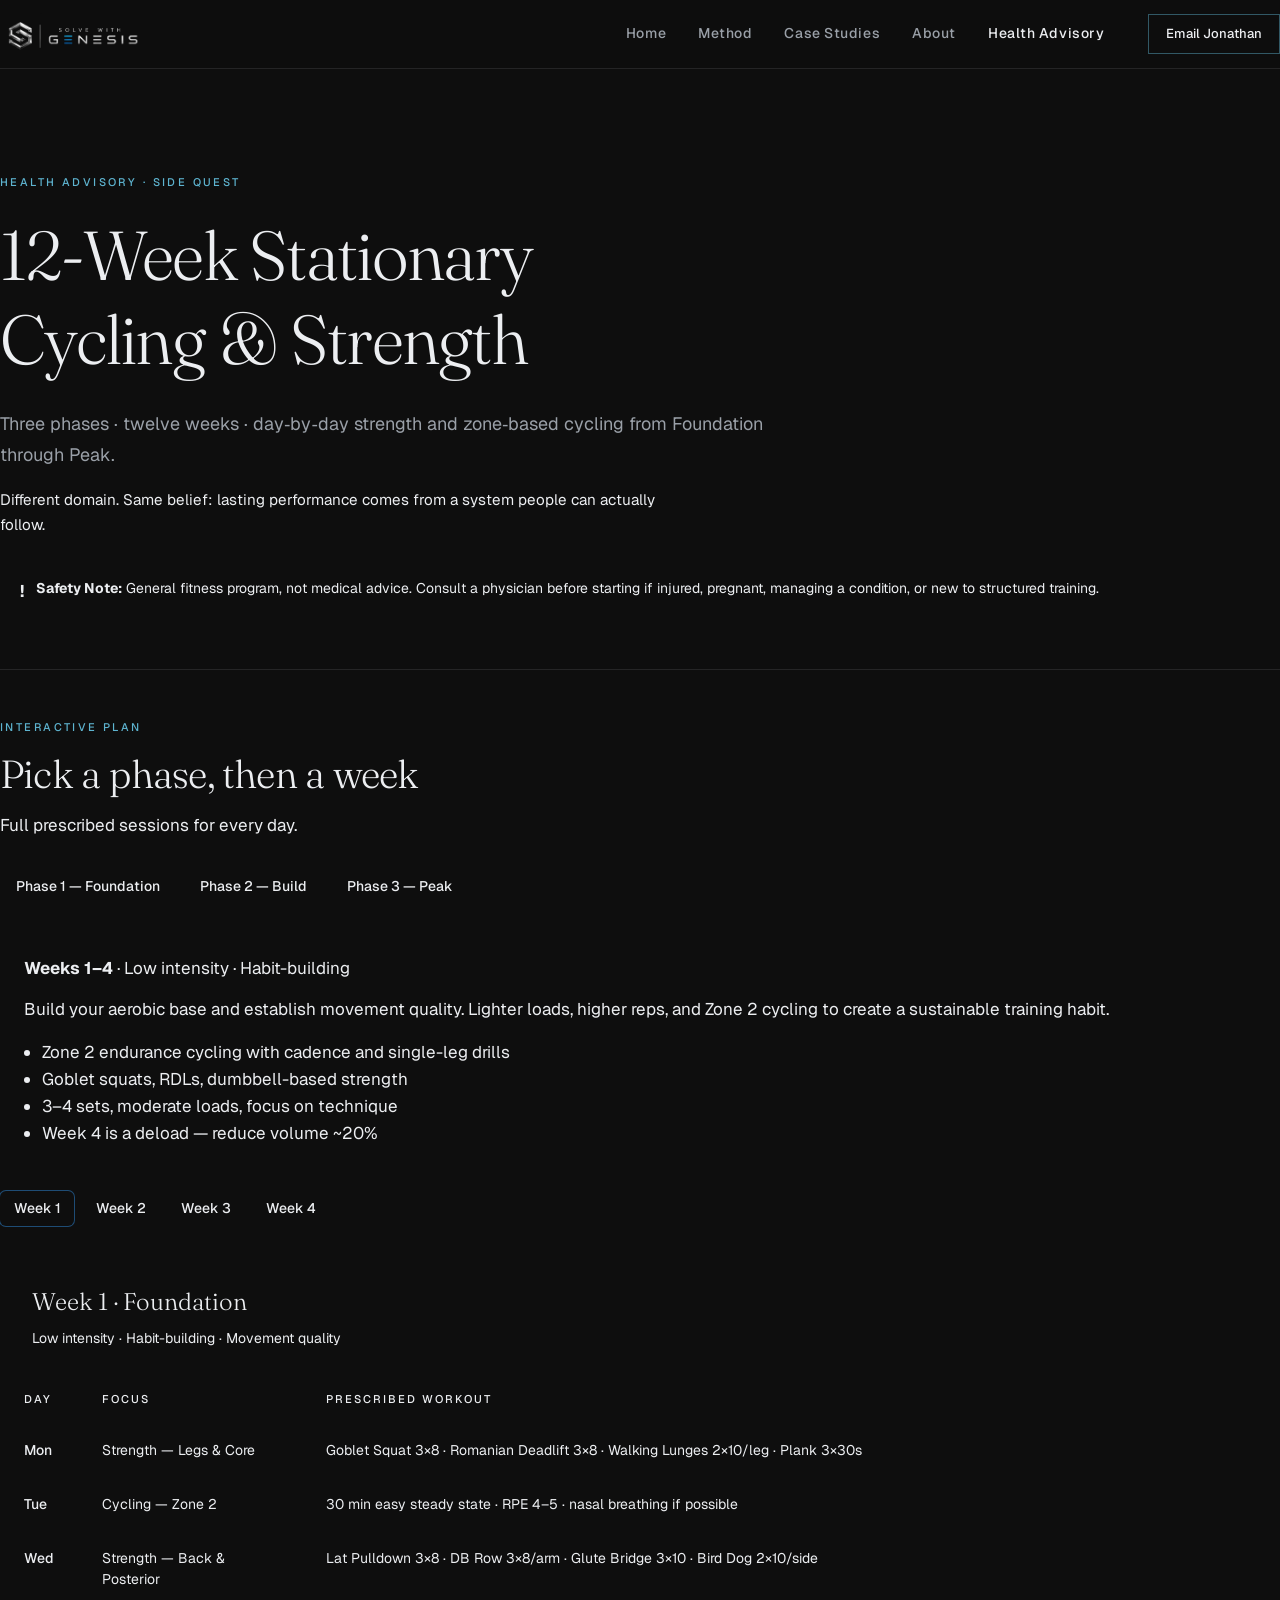
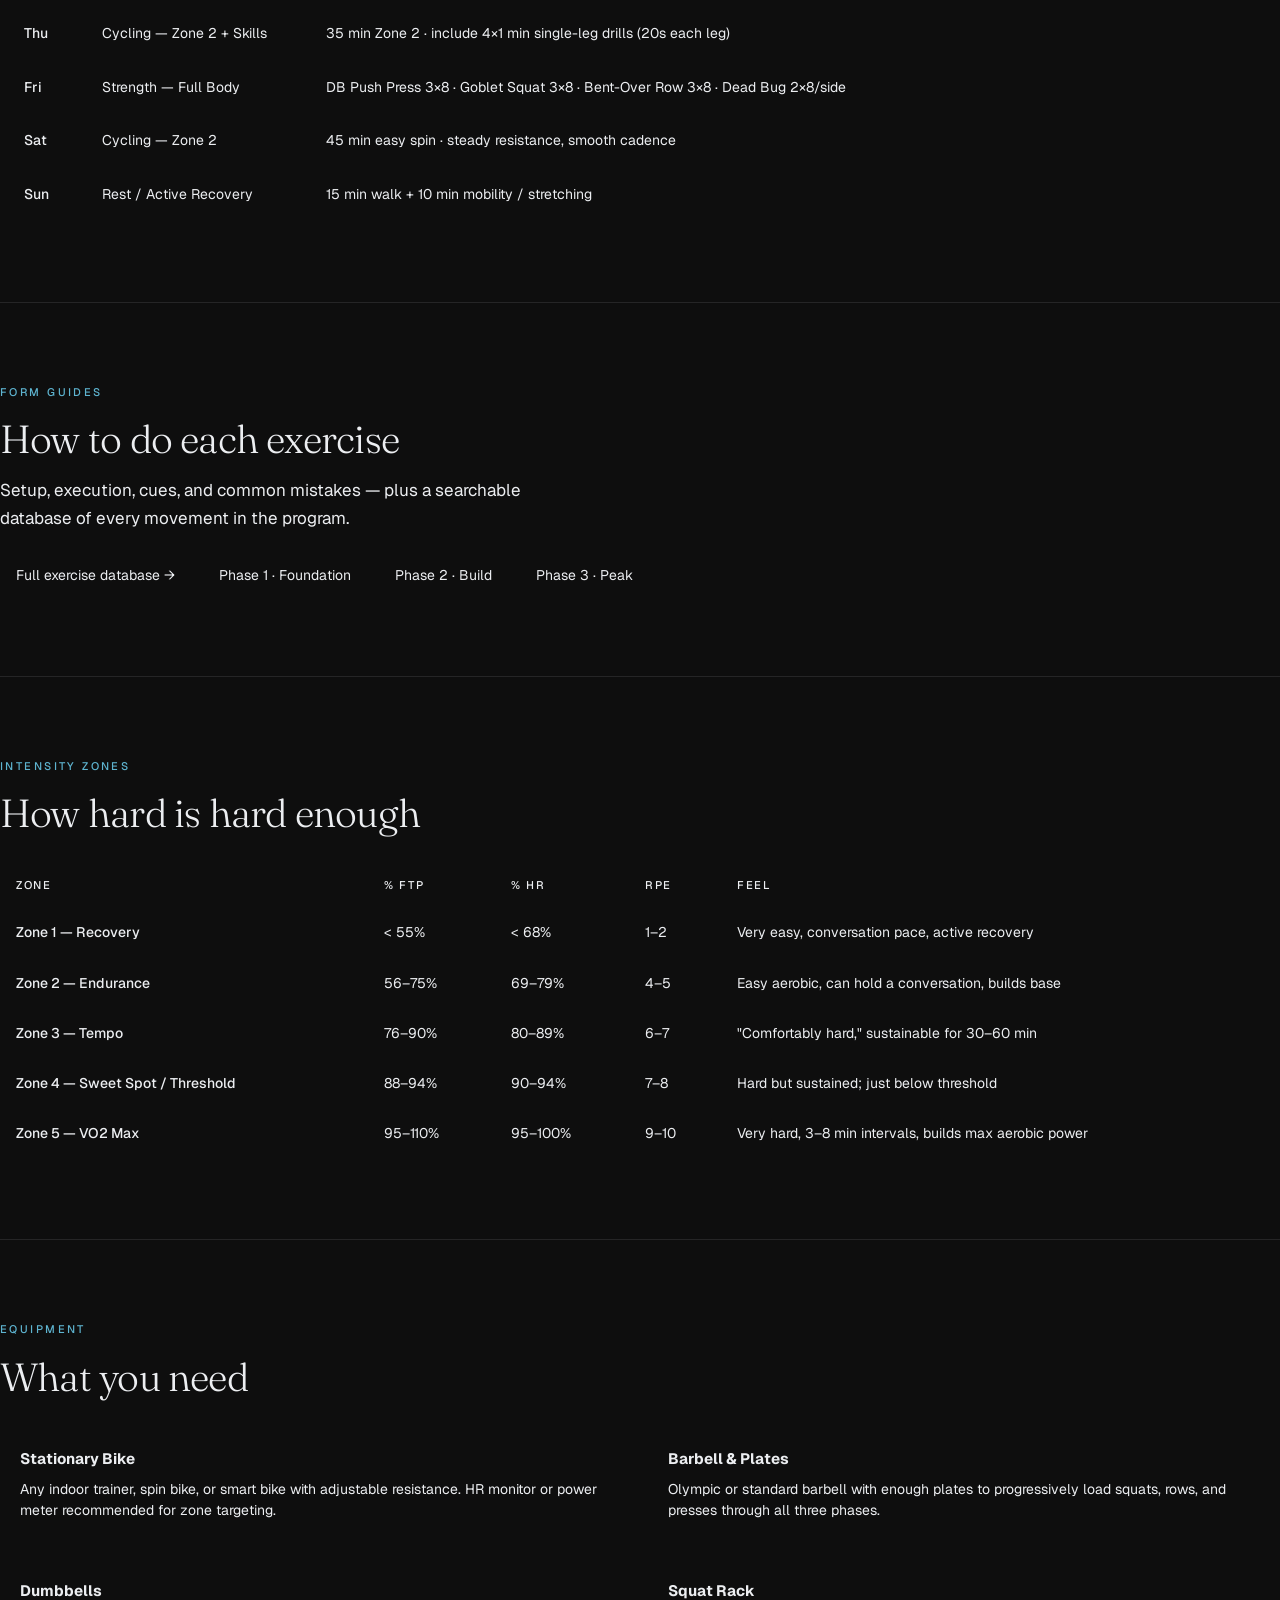
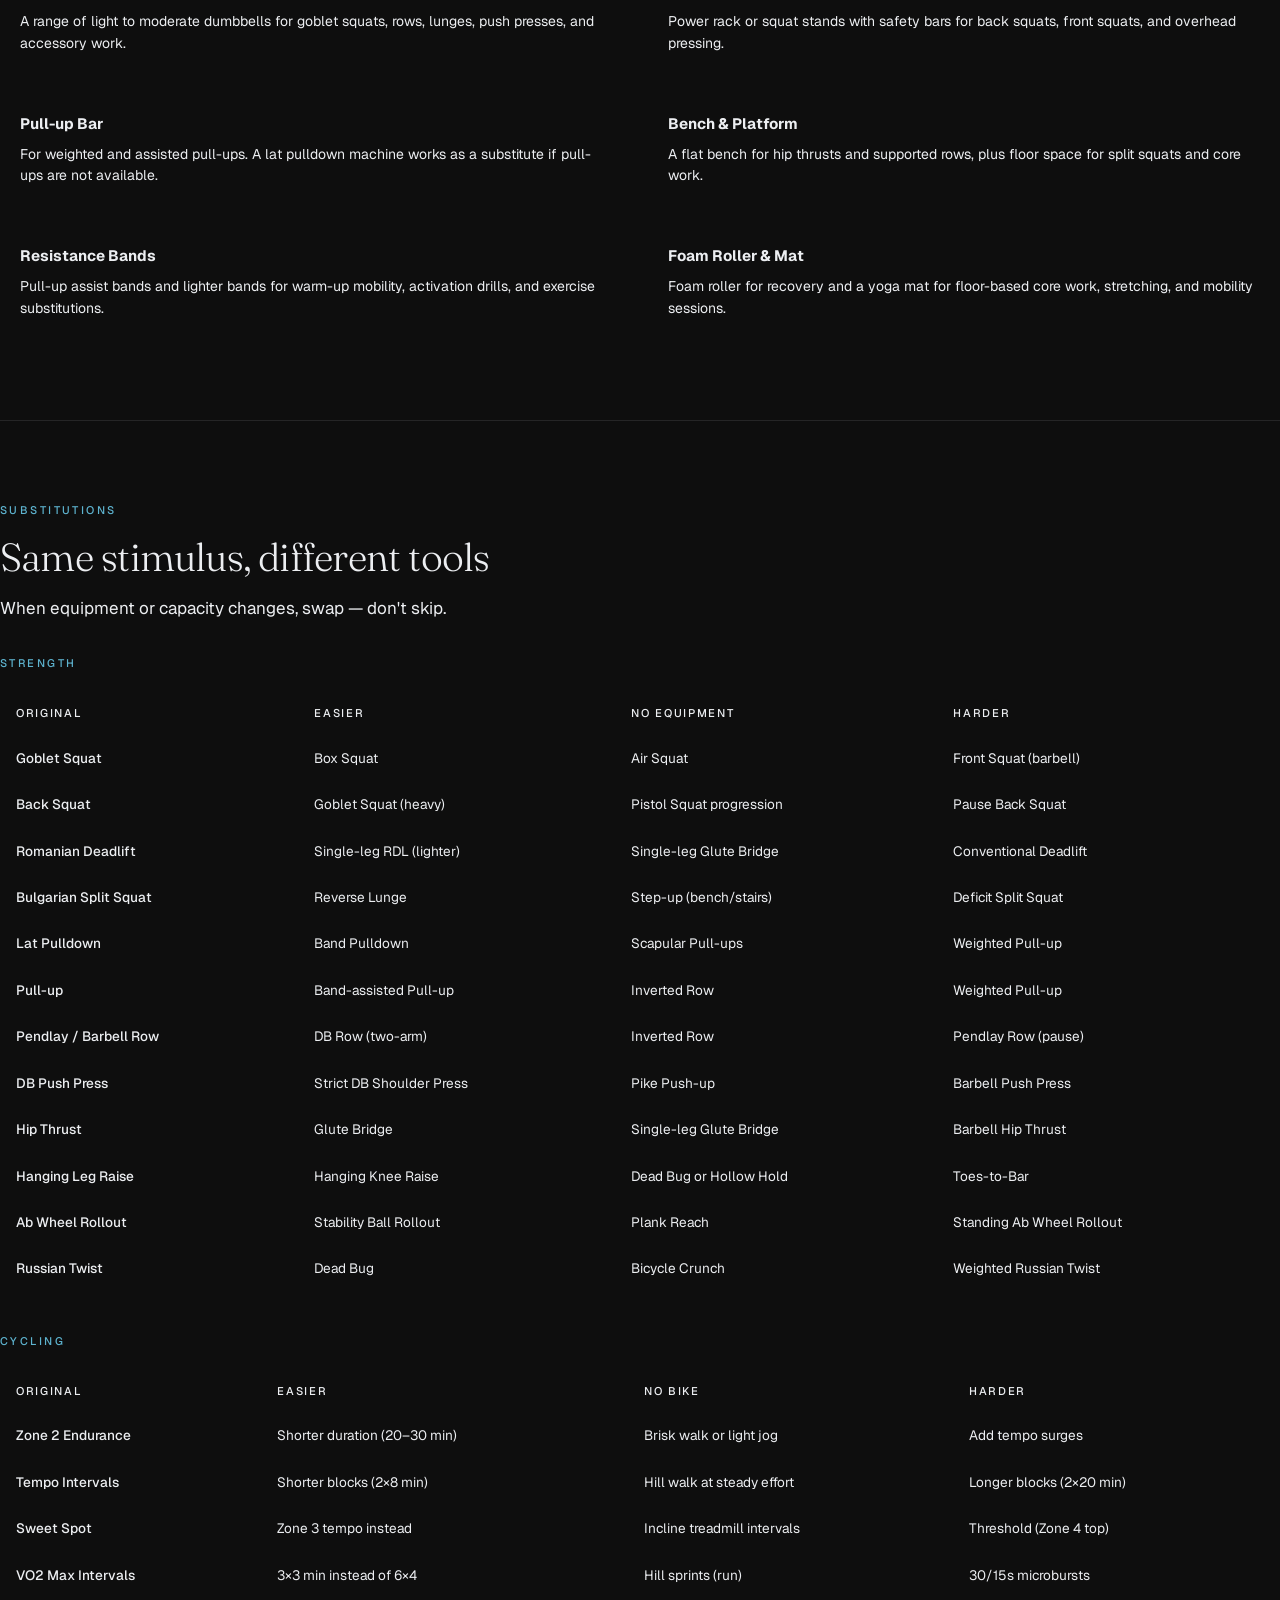
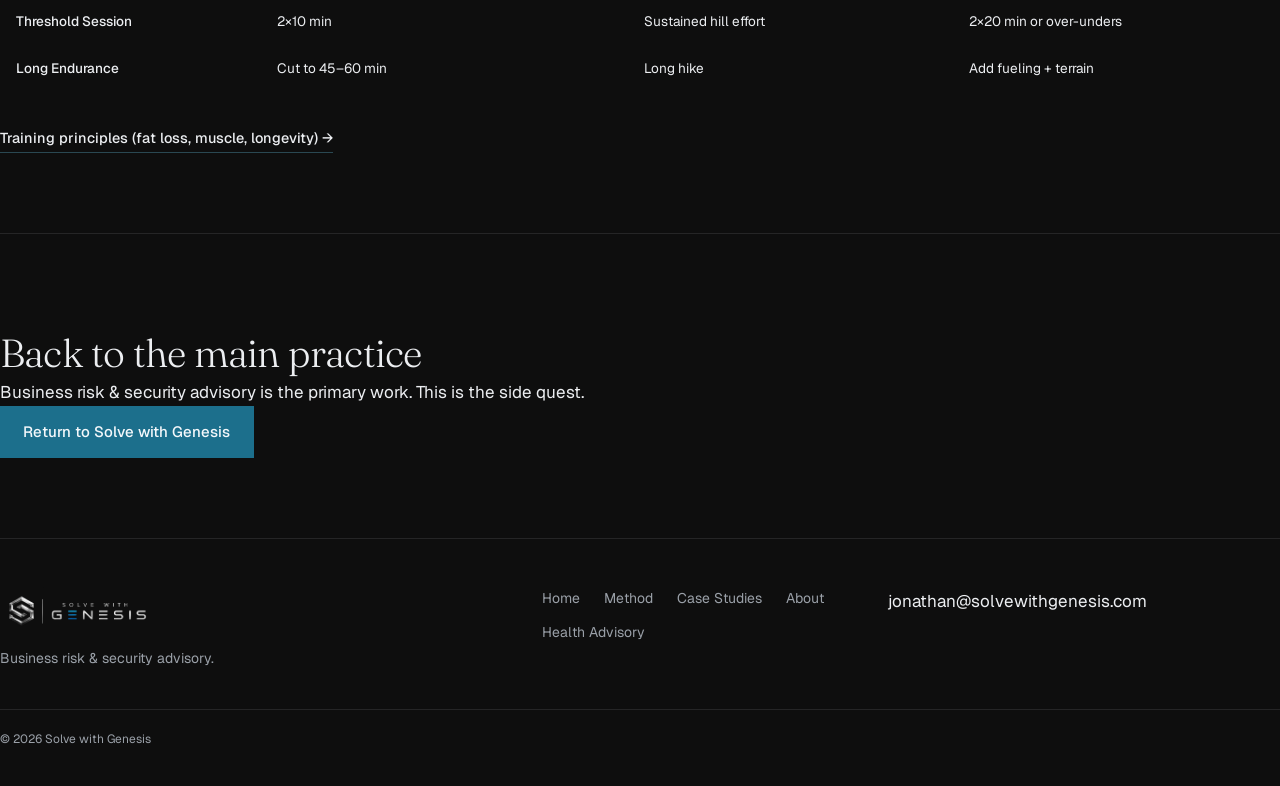
<file: cycling-program.html>
<!DOCTYPE html>
<html lang="en">
<head>
<meta charset="utf-8"/>
<meta name="viewport" content="width=device-width,initial-scale=1"/>
<title>Health Advisory — 12-Week Cycling & Strength — Solve with Genesis</title>
<meta name="description" content="Full 12-week stationary cycling and strength program with week-by-week workouts."/>
<meta name="theme-color" content="#0b0d10"/>
<link rel="canonical" href="https://www.solvewithgenesis.com/cycling-program.html"/>
<link rel="preconnect" href="https://fonts.googleapis.com"/>
<link rel="preconnect" href="https://fonts.gstatic.com" crossorigin/>
<link href="https://fonts.googleapis.com/css2?family=Fraunces:opsz,wght@9..144,300&family=Geist:wght@400;500&display=swap" rel="stylesheet"/>
<link rel="stylesheet" href="styles.css"/>
<link rel="stylesheet" href="styles-depth.css"/>
<style>
.phase-btns,.week-btns{display:flex;flex-wrap:wrap;gap:.5rem}
.phase-btns button,.week-btns button{
  border:1px solid var(--border);background:transparent;color:var(--muted-foreground);
  border-radius:9999px;padding:.5rem 1rem;font-size:.875rem;font-weight:500;cursor:pointer;
  transition:background .15s ease,color .15s ease,border-color .15s ease,transform .12s ease,box-shadow .15s ease;
}
.phase-btns button:hover:not([aria-pressed=true]),.week-btns button:hover:not([aria-pressed=true]){color:var(--foreground);border-color:oklch(1 0 0 / 16%)}
.phase-btns button:active,.week-btns button:active{transform:scale(0.97)}
.phase-btns button:focus-visible,.week-btns button:focus-visible{outline:2px solid oklch(0.62 0.15 250 / 0.7);outline-offset:2px}
.phase-btns button[aria-pressed=true]{background:var(--primary);color:var(--primary-foreground);border-color:transparent}
.week-btns button{border-radius:.375rem;padding:.35rem .85rem}
.week-btns button[aria-pressed=true]{background:var(--secondary);color:var(--foreground);box-shadow:0 0 0 1px oklch(.62 .15 250/.5)}
.week-panel{margin-top:2rem;overflow:hidden;border-radius:1rem;border:1px solid var(--border);background:var(--card)}
.week-panel-head{border-bottom:1px solid var(--border);padding:1.5rem 2rem}
.week-panel-head h3{margin:0;font-family:var(--font-serif);font-weight:300;font-size:1.5rem}
.week-panel-head p{margin:.35rem 0 0;font-size:.875rem;color:var(--muted-foreground)}
.week-table{width:100%;border-collapse:collapse;text-align:left;font-size:.875rem}
.week-table th{padding:1rem 1.5rem;font-size:.7rem;font-weight:500;text-transform:uppercase;letter-spacing:.18em;color:var(--muted-foreground);border-bottom:1px solid var(--border)}
.week-table td{padding:1rem 1.5rem;border-bottom:1px solid var(--border);vertical-align:top;line-height:1.55}
.week-table tr:last-child td{border-bottom:none}
.week-table .day{font-weight:500;color:var(--primary);width:4rem}
.week-table .focus{width:14rem}
.week-table .workout{color:var(--muted-foreground)}
.mobile-days{display:none}
@media(max-width:767px){.week-table-wrap{display:none}.mobile-days{display:block}}
.mobile-days .day-row{padding:1.25rem 1.5rem;border-bottom:1px solid var(--border)}
.mobile-days .day-top{display:flex;justify-content:space-between;gap:1rem}
.mobile-days .day-name{font-weight:500;color:var(--primary)}
.mobile-days .day-workout{margin:.5rem 0 0;font-size:.875rem;line-height:1.55;color:var(--muted-foreground)}
.zones-table{width:100%;border-collapse:collapse;font-size:.875rem;margin-top:1.5rem}
.zones-table th,.zones-table td{padding:.85rem 1rem;border-bottom:1px solid var(--border);text-align:left;vertical-align:top}
.zones-table th{font-size:.7rem;text-transform:uppercase;letter-spacing:.15em;color:var(--muted-foreground);font-weight:500}
.zones-table td{color:var(--muted-foreground)}.zones-table td:first-child{color:var(--foreground);font-weight:500}
.equip-grid{display:grid;gap:1rem;margin-top:1.5rem}
@media(min-width:768px){.equip-grid{grid-template-columns:repeat(2,1fr)}}
.equip-card{border:1px solid var(--border);border-radius:.75rem;background:var(--card);padding:1.25rem}
.equip-card h4{margin:0;font-size:.95rem}.equip-card p{margin:.5rem 0 0;font-size:.875rem;line-height:1.55;color:var(--muted-foreground)}
.phase-intro{margin-top:1.5rem;padding:1.5rem;border-radius:.75rem;border:1px solid var(--border);background:var(--card)}
.phase-intro p{margin:0;line-height:1.65;color:var(--muted-foreground)}
.phase-intro ul{margin:1rem 0 0;padding-left:1.1rem;color:var(--muted-foreground);line-height:1.6}
.safety{display:flex;gap:.75rem;margin-top:1.5rem;padding:1rem 1.25rem;border-radius:.75rem;border:1px solid var(--border);background:var(--card)}
.safety-icon{font-weight:700;color:var(--primary)}
.hero .lead-sub{margin-top:1rem;max-width:42rem;font-size:.95rem;line-height:1.65;color:var(--muted-foreground)}
</style>
</head>
<body class="grain">
<header class="site-header"><div class="container header-inner">
<a href="/"><img class="logo" src="solve_with_genesis_logo_clean.png" alt="Solve with Genesis" width="330" height="104"/></a>
<nav class="nav" aria-label="Primary">
<a href="/">Home</a><a href="methodology.html">Method</a><a href="case-studies.html">Case Studies</a><a href="about.html">About</a><a href="cycling-program.html" class="active">Health Advisory</a>
</nav>
<a class="header-cta" href="mailto:jonathan@solvewithgenesis.com">Email Jonathan</a>
</div></header>
<main>
<section class="hero" style="padding-bottom:3rem"><div class="container">
<p class="label">Health Advisory · Side Quest</p>
<h1 class="text-metal">12-Week Stationary Cycling & Strength</h1>
<p class="lead" style="max-width:48rem">Three phases · twelve weeks · day&#8209;by&#8209;day strength and zone&#8209;based cycling from Foundation through Peak.</p>
<p class="lead-sub">Different domain. Same belief: lasting performance comes from a system people can actually follow.</p>
<div class="safety"><span class="safety-icon">!</span>
<p style="margin:0;font-size:.875rem;line-height:1.6"><strong>Safety Note:</strong> General fitness program, not medical advice. Consult a physician before starting if injured, pregnant, managing a condition, or new to structured training.</p>
</div></div></section>

<section class="section" id="plan" style="padding-top:3rem"><div class="container">
<p class="label">Interactive plan</p>
<h2 class="text-metal">Pick a phase, then a week</h2>
<p style="margin-top:.75rem;max-width:36rem;color:var(--muted-foreground);line-height:1.65">Full prescribed sessions for every day.</p>
<div class="phase-btns" id="phase-btns" style="margin-top:1.75rem" role="group"></div>
<div class="phase-intro" id="phase-intro"></div>
<div class="week-btns" id="week-btns" style="margin-top:1.25rem" role="group"></div>
<div class="week-panel" id="week-panel"></div>
</div></section>

<section class="section" id="form-guides">
<div class="container">
<p class="label">Form guides</p>
<h2 class="text-metal">How to do each exercise</h2>
<p style="margin-top:0.75rem;max-width:36rem;color:var(--muted-foreground);line-height:1.65">Setup, execution, cues, and common mistakes — plus a searchable database of every movement in the program.</p>
<div class="phase-exercise-links">
<a href="exercises.html">Full exercise database →</a>
<a href="phase-1-exercises.html">Phase 1 · Foundation</a>
<a href="phase-2-exercises.html">Phase 2 · Build</a>
<a href="phase-3-exercises.html">Phase 3 · Peak</a>
</div>
</div>
</section>

<section class="section" id="zones"><div class="container">
<p class="label">Intensity zones</p>
<h2 class="text-metal">How hard is hard enough</h2>
<div style="overflow-x:auto"><table class="zones-table" id="zones-table"><thead><tr><th>Zone</th><th>% FTP</th><th>% HR</th><th>RPE</th><th>Feel</th></tr></thead><tbody></tbody></table></div>
</div></section>

<section class="section" id="equipment"><div class="container">
<p class="label">Equipment</p>
<h2 class="text-metal">What you need</h2>
<div class="equip-grid" id="equip-grid"></div>
</div></section>

<section class="section" id="substitutions">
<div class="container">
<p class="label">Substitutions</p>
<h2 class="text-metal">Same stimulus, different tools</h2>
<p style="margin-top:0.75rem;max-width:36rem;color:var(--muted-foreground);line-height:1.65">When equipment or capacity changes, swap — don't skip.</p>
<p class="label" style="margin-top:2rem">Strength</p>
<div style="overflow-x:auto">
<table class="subs-table" id="subs-strength"><thead><tr><th>Original</th><th>Easier</th><th>No equipment</th><th>Harder</th></tr></thead><tbody></tbody></table>
</div>
<p class="label" style="margin-top:2.5rem">Cycling</p>
<div style="overflow-x:auto">
<table class="subs-table" id="subs-cycling"><thead><tr><th>Original</th><th>Easier</th><th>No bike</th><th>Harder</th></tr></thead><tbody></tbody></table>
</div>
<p style="margin-top:2rem"><a class="text-link" href="principles.html">Training principles (fat loss, muscle, longevity) →</a></p>
</div>
</section>

<section class="section contact"><div class="container contact-inner">
<h2 class="text-metal">Back to the main practice</h2>
<p>Business risk & security advisory is the primary work. This is the side quest.</p>
<a class="btn btn-primary" href="/">Return to Solve with Genesis</a>
</div></section>
</main>
<footer class="site-footer"><div class="container">
<div class="footer-grid">
<div class="footer-brand"><img src="solve_with_genesis_logo_clean.png" alt="Solve with Genesis" width="220" height="70" style="height:2.75rem;width:auto"/><p>Business risk & security advisory.</p></div>
<nav class="footer-nav">
<a href="/">Home</a><a href="methodology.html">Method</a><a href="case-studies.html">Case Studies</a><a href="about.html">About</a><a href="cycling-program.html">Health Advisory</a>
</nav>
<div class="footer-contact"><a href="mailto:jonathan@solvewithgenesis.com">jonathan@solvewithgenesis.com</a></div>
</div>
<p class="footer-copy">© 2026 Solve with Genesis</p>
</div></footer>
<script src="cycling-data.js"></script>
<script>
let phaseIdx=0,weekIdx=0;
function render(){
  const phase=PHASES[phaseIdx],week=phase.plan[weekIdx];
  const pb=document.getElementById('phase-btns');
  pb.innerHTML=PHASES.map((p,i)=>`<button type="button" aria-pressed="${i===phaseIdx}" data-i="${i}">${p.name}</button>`).join('');
  pb.querySelectorAll('button').forEach(b=>b.onclick=()=>{phaseIdx=+b.dataset.i;weekIdx=0;render();});
  document.getElementById('phase-intro').innerHTML=`<p><strong style="color:var(--foreground)">${phase.weeks}</strong> · ${phase.meta}</p><p style="margin-top:.75rem">${phase.blurb}</p><ul>${phase.bullets.map(x=>`<li>${x}</li>`).join('')}</ul>`;
  const wb=document.getElementById('week-btns');
  wb.innerHTML=phase.plan.map((w,i)=>`<button type="button" aria-pressed="${i===weekIdx}" data-i="${i}">${w.label}</button>`).join('');
  wb.querySelectorAll('button').forEach(b=>b.onclick=()=>{weekIdx=+b.dataset.i;render();});
  const short=phase.name.includes('—')?phase.name.split('—')[1].trim():phase.name;
  document.getElementById('week-panel').innerHTML=`<div class="week-panel-head"><h3 class="text-metal">${week.label} <span style="color:var(--muted-foreground)">· ${short}</span></h3><p>${week.descriptor}</p></div>
  <div class="week-table-wrap"><table class="week-table"><thead><tr><th>Day</th><th>Focus</th><th>Prescribed workout</th></tr></thead><tbody>
  ${week.days.map(d=>`<tr><td class="day">${d.day}</td><td class="focus">${d.focus}</td><td class="workout">${d.workout}</td></tr>`).join('')}
  </tbody></table></div>
  <div class="mobile-days">${week.days.map(d=>`<div class="day-row"><div class="day-top"><span class="day-name">${d.day}</span><span>${d.focus}</span></div><p class="day-workout">${d.workout}</p></div>`).join('')}</div>`;
}
document.querySelector('#zones-table tbody').innerHTML=ZONES.map(z=>`<tr><td>${z.zone}</td><td>${z.ftp}</td><td>${z.hr}</td><td>${z.rpe}</td><td>${z.feel}</td></tr>`).join('');
document.getElementById('equip-grid').innerHTML=EQUIPMENT.map(e=>`<div class="equip-card"><h4>${e.name}</h4><p>${e.desc}</p></div>`).join('');
render();
document.querySelector('#subs-strength tbody').innerHTML=SUBS_STRENGTH.map(r=>`<tr><td>${r.original}</td><td>${r.easier}</td><td>${r.free}</td><td>${r.harder}</td></tr>`).join('');
document.querySelector('#subs-cycling tbody').innerHTML=SUBS_CYCLING.map(r=>`<tr><td>${r.original}</td><td>${r.easier}</td><td>${r.free}</td><td>${r.harder}</td></tr>`).join('');
</script>
</body></html>
</file>
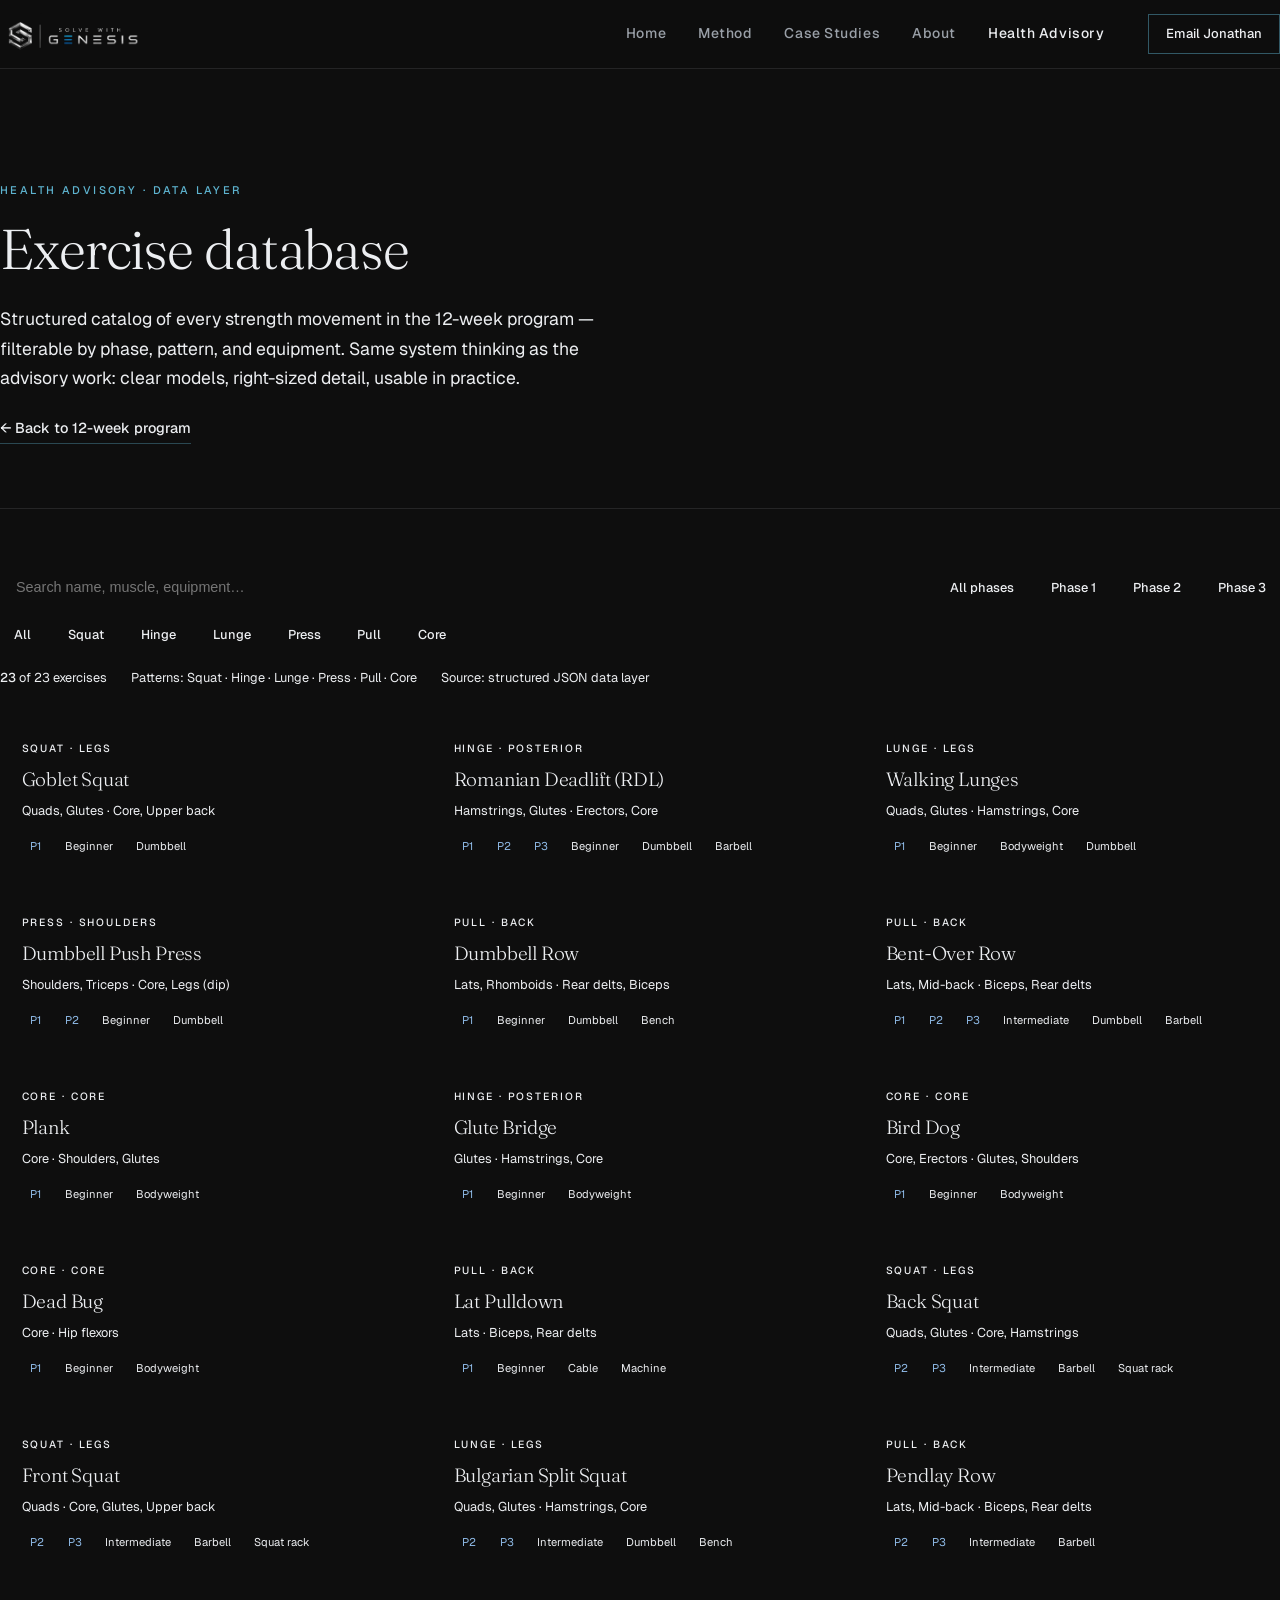
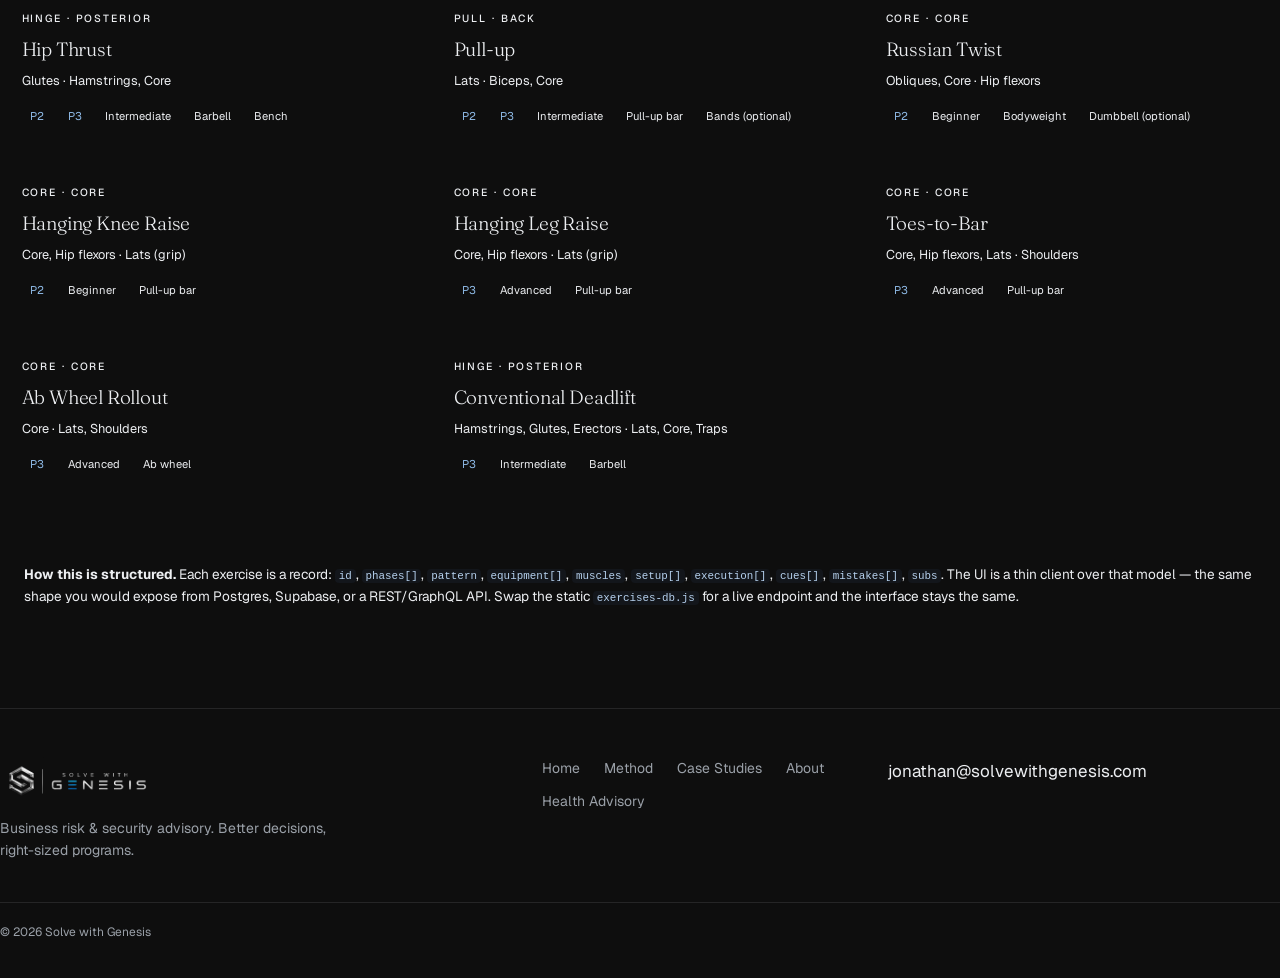
<file: exercises.html>
<!DOCTYPE html>
<html lang="en">
<head>
<meta charset="utf-8"/>
<meta name="viewport" content="width=device-width, initial-scale=1"/>
<title>Exercise Database — Health Advisory | Solve with Genesis</title>
<meta name="description" content="Searchable database of every strength exercise in the 12-week cycling & strength program — setup, execution, cues, and substitutions."/>
<meta name="theme-color" content="#0b0d10"/>
<link rel="icon" href="favicon-32.png" type="image/png" sizes="32x32"/>
<link rel="apple-touch-icon" href="favicon-64.png"/>
<link rel="preconnect" href="https://fonts.googleapis.com"/>
<link rel="preconnect" href="https://fonts.gstatic.com" crossorigin/>
<link href="https://fonts.googleapis.com/css2?family=Fraunces:opsz,wght@9..144,300;9..144,400&family=Geist:wght@400;500;600&display=swap" rel="stylesheet"/>
<link rel="stylesheet" href="styles.css"/>
<link rel="stylesheet" href="styles-depth.css"/>
<style>
.db-toolbar {
  display: flex; flex-wrap: wrap; gap: 0.75rem; align-items: center;
  margin-top: 1.75rem;
}
.db-search {
  flex: 1 1 14rem; min-width: 12rem;
  border: 1px solid var(--border); border-radius: 0.75rem;
  background: var(--card); color: var(--foreground);
  padding: 0.65rem 1rem; font-size: 0.9rem;
}
.db-search:focus { outline: none; box-shadow: 0 0 0 2px oklch(0.62 0.15 250 / 0.4); }
.db-filters { display: flex; flex-wrap: wrap; gap: 0.5rem; }
.db-filters button {
  border: 1px solid var(--border); background: transparent;
  color: var(--muted-foreground); border-radius: 9999px;
  padding: 0.4rem 0.9rem; font-size: 0.8rem; font-weight: 500; cursor: pointer;
  transition: background 0.15s ease, color 0.15s ease, border-color 0.15s ease, transform 0.12s ease;
}
.db-filters button:hover:not([aria-pressed="true"]) {
  color: var(--foreground); border-color: oklch(1 0 0 / 16%);
}
.db-filters button:active { transform: scale(0.97); }
.db-filters button:focus-visible {
  outline: 2px solid oklch(0.62 0.15 250 / 0.7); outline-offset: 2px;
}
.db-filters button[aria-pressed="true"] {
  background: var(--primary); color: var(--primary-foreground); border-color: transparent;
}
.db-meta {
  margin-top: 1rem; font-size: 0.8rem; color: var(--muted-foreground);
  display: flex; flex-wrap: wrap; gap: 0.75rem 1.5rem;
}
.db-meta strong { color: var(--foreground); font-weight: 500; }
.db-grid {
  display: grid; gap: 1rem; margin-top: 2rem;
}
@media (min-width: 700px) { .db-grid { grid-template-columns: repeat(2, 1fr); } }
@media (min-width: 1100px) { .db-grid { grid-template-columns: repeat(3, 1fr); } }
.ex-card {
  border: 1px solid var(--border); border-radius: 1rem;
  background: var(--card); padding: 1.25rem 1.35rem;
  cursor: pointer; transition: border-color 0.15s ease, transform 0.15s ease, box-shadow 0.15s ease;
  text-align: left; width: 100%; color: inherit; font: inherit;
}
.ex-card:hover { border-color: oklch(0.62 0.15 250 / 0.45); transform: translateY(-1px); box-shadow: 0 8px 24px oklch(0 0 0 / 0.25); }
.ex-card:active { transform: scale(0.99) translateY(0); }
.ex-card:focus-visible { outline: 2px solid oklch(0.62 0.15 250 / 0.7); outline-offset: 2px; }
.ex-card .tag {
  font-size: 0.65rem; font-weight: 500; text-transform: uppercase;
  letter-spacing: 0.18em; color: var(--primary);
}
.ex-card h3 {
  margin: 0.4rem 0 0; font-family: var(--font-serif); font-weight: 300;
  font-size: 1.2rem; letter-spacing: -0.01em;
}
.ex-card .muscles {
  margin: 0.4rem 0 0; font-size: 0.8rem; color: var(--muted-foreground); line-height: 1.4;
}
.ex-card .chips {
  display: flex; flex-wrap: wrap; gap: 0.35rem; margin-top: 0.85rem;
}
.chip {
  font-size: 0.7rem; padding: 0.2rem 0.55rem; border-radius: 9999px;
  border: 1px solid var(--border); color: var(--muted-foreground);
}
.chip.phase { border-color: oklch(0.62 0.15 250 / 0.35); color: oklch(0.78 0.08 250); }
.db-empty {
  margin-top: 3rem; text-align: center; color: var(--muted-foreground);
  padding: 2rem; border: 1px dashed var(--border); border-radius: 1rem;
}

/* Detail drawer / panel */
.detail-backdrop {
  position: fixed; inset: 0; background: oklch(0.1 0.01 255 / 0.65);
  z-index: 40; opacity: 0; pointer-events: none; transition: opacity 0.2s;
}
.detail-backdrop.open { opacity: 1; pointer-events: auto; }
.detail-panel {
  position: fixed; top: 0; right: 0; height: 100%; width: min(32rem, 100%);
  background: var(--card); border-left: 1px solid var(--border);
  z-index: 50; transform: translateX(100%); transition: transform 0.25s ease;
  overflow-y: auto; padding: 1.5rem 1.5rem 3rem;
}
.detail-panel.open { transform: translateX(0); }
.detail-close {
  border: 1px solid var(--border); background: transparent; color: var(--muted-foreground);
  border-radius: 9999px; padding: 0.35rem 0.85rem; font-size: 0.8rem; cursor: pointer;
}
.detail-panel h2 {
  margin: 1rem 0 0; font-family: var(--font-serif); font-weight: 300;
  font-size: 1.75rem; letter-spacing: -0.02em;
}
.detail-panel .label-row { margin-top: 0.5rem; font-size: 0.8rem; color: var(--muted-foreground); }
.detail-section { margin-top: 1.5rem; }
.detail-section h3 {
  margin: 0 0 0.5rem; font-size: 0.7rem; font-weight: 500;
  text-transform: uppercase; letter-spacing: 0.18em; color: var(--muted-foreground);
}
.detail-section ol, .detail-section ul {
  margin: 0; padding-left: 1.15rem; line-height: 1.65;
  color: oklch(0.92 0.004 255 / 0.92); font-size: 0.9rem;
}
.detail-section li { margin-bottom: 0.3rem; }
.subs-row {
  display: grid; gap: 0.5rem; margin-top: 0.5rem;
}
@media (min-width: 400px) { .subs-row { grid-template-columns: repeat(3, 1fr); } }
.sub-cell {
  border: 1px solid var(--border); border-radius: 0.5rem; padding: 0.65rem 0.75rem;
  font-size: 0.8rem;
}
.sub-cell .k { font-size: 0.65rem; text-transform: uppercase; letter-spacing: 0.12em; color: var(--muted-foreground); }
.sub-cell .v { margin-top: 0.25rem; color: var(--foreground); }
.schema-note {
  margin-top: 3rem; padding: 1.25rem 1.5rem; border-radius: 0.75rem;
  border: 1px solid var(--border); background: var(--card);
  font-size: 0.85rem; line-height: 1.6; color: var(--muted-foreground);
}
.schema-note code {
  font-size: 0.8em; padding: 0.1em 0.35em; border-radius: 0.25rem;
  background: oklch(0.2 0.01 255); color: oklch(0.85 0.05 250);
}
</style>
</head>
<body class="grain">
<header class="site-header">
  <div class="container header-inner">
    <a href="/" aria-label="Solve with Genesis — home">
      <img class="logo" src="solve_with_genesis_logo_clean.png" alt="Solve with Genesis" width="330" height="104"/>
    </a>
    <nav class="nav" aria-label="Primary">
      <a href="/">Home</a>
      <a href="methodology.html">Method</a>
      <a href="case-studies.html">Case Studies</a>
      <a href="about.html">About</a>
      <a href="cycling-program.html" class="active">Health Advisory</a>
    </nav>
    <a class="header-cta" href="mailto:jonathan@solvewithgenesis.com">Email Jonathan</a>
  </div>
</header>

<main>
  <section class="page-hero">
    <div class="container">
      <p class="label">Health Advisory · Data layer</p>
      <h1 class="text-metal">Exercise database</h1>
      <p class="sub">Structured catalog of every strength movement in the 12-week program — filterable by phase, pattern, and equipment. Same system thinking as the advisory work: clear models, right-sized detail, usable in practice.</p>
      <p style="margin-top:1.25rem"><a class="text-link" href="cycling-program.html">← Back to 12-week program</a></p>
    </div>
  </section>

  <section class="section" style="padding-top:2rem">
    <div class="container">
      <div class="db-toolbar">
        <input class="db-search" id="search" type="search" placeholder="Search name, muscle, equipment…" autocomplete="off"/>
        <div class="db-filters" id="phase-filters" role="group" aria-label="Filter by phase"></div>
      </div>
      <div class="db-filters" id="pattern-filters" style="margin-top:0.75rem" role="group" aria-label="Filter by movement pattern"></div>
      <div class="db-meta" id="db-meta"></div>
      <div class="db-grid" id="db-grid"></div>
      <div class="db-empty" id="db-empty" hidden>No exercises match those filters.</div>

      <div class="schema-note">
        <strong style="color:var(--foreground)">How this is structured.</strong>
        Each exercise is a record: <code>id</code>, <code>phases[]</code>, <code>pattern</code>, <code>equipment[]</code>, <code>muscles</code>, <code>setup[]</code>, <code>execution[]</code>, <code>cues[]</code>, <code>mistakes[]</code>, <code>subs</code>.
        The UI is a thin client over that model — the same shape you would expose from Postgres, Supabase, or a REST/GraphQL API. Swap the static <code>exercises-db.js</code> for a live endpoint and the interface stays the same.
      </div>
    </div>
  </section>
</main>

<div class="detail-backdrop" id="backdrop"></div>
<aside class="detail-panel" id="panel" aria-hidden="true"></aside>

<footer class="site-footer">
  <div class="container">
    <div class="footer-grid">
      <div class="footer-brand">
        <img src="solve_with_genesis_logo_clean.png" alt="Solve with Genesis" width="220" height="70" style="height:2.75rem;width:auto;border-radius:0.375rem"/>
        <p>Business risk & security advisory. Better decisions, right-sized programs.</p>
      </div>
      <nav class="footer-nav" aria-label="Footer">
        <a href="/">Home</a>
        <a href="methodology.html">Method</a>
        <a href="case-studies.html">Case Studies</a>
        <a href="about.html">About</a>
        <a href="cycling-program.html">Health Advisory</a>
      </nav>
      <div class="footer-contact">
        <a href="mailto:jonathan@solvewithgenesis.com">jonathan@solvewithgenesis.com</a>
      </div>
    </div>
    <p class="footer-copy">© 2026 Solve with Genesis</p>
  </div>
</footer>

<script src="exercises-db.js"></script>
<script>
(function () {
  // Build search index client-side
  EXERCISES_DB.forEach(e => {
    e.searchText = [e.name, e.pattern, e.category, e.level, ...(e.equipment||[]),
      ...(e.muscles?.primary||[]), ...(e.muscles?.secondary||[]),
      ...(e.cues||[])].join(' ').toLowerCase();
  });

  const PHASES = [
    { id: 0, label: 'All phases' },
    { id: 1, label: 'Phase 1' },
    { id: 2, label: 'Phase 2' },
    { id: 3, label: 'Phase 3' },
  ];
  const PATTERNS = ['All', 'Squat', 'Hinge', 'Lunge', 'Press', 'Pull', 'Core'];

  let phase = 0;
  let pattern = 'All';
  let query = '';

  const grid = document.getElementById('db-grid');
  const empty = document.getElementById('db-empty');
  const meta = document.getElementById('db-meta');
  const panel = document.getElementById('panel');
  const backdrop = document.getElementById('backdrop');

  function filtered() {
    const q = query.trim().toLowerCase();
    return EXERCISES_DB.filter(e => {
      if (phase && !e.phases.includes(phase)) return false;
      if (pattern !== 'All' && e.pattern !== pattern) return false;
      if (q && !e.searchText.includes(q)) return false;
      return true;
    });
  }

  function renderFilters() {
    const pf = document.getElementById('phase-filters');
    pf.innerHTML = PHASES.map(p =>
      `<button type="button" aria-pressed="${p.id === phase}" data-phase="${p.id}">${p.label}</button>`
    ).join('');
    pf.querySelectorAll('button').forEach(b => b.onclick = () => { phase = +b.dataset.phase; render(); });

    const ptf = document.getElementById('pattern-filters');
    ptf.innerHTML = PATTERNS.map(p =>
      `<button type="button" aria-pressed="${p === pattern}" data-pattern="${p}">${p}</button>`
    ).join('');
    ptf.querySelectorAll('button').forEach(b => b.onclick = () => { pattern = b.dataset.pattern; render(); });
  }

  function render() {
    renderFilters();
    const list = filtered();
    meta.innerHTML = `
      <span><strong>${list.length}</strong> of ${EXERCISES_DB.length} exercises</span>
      <span>Patterns: Squat · Hinge · Lunge · Press · Pull · Core</span>
      <span>Source: structured JSON data layer</span>
    `;
    if (!list.length) {
      grid.innerHTML = '';
      empty.hidden = false;
      return;
    }
    empty.hidden = true;
    grid.innerHTML = list.map(e => `
      <button type="button" class="ex-card" data-id="${e.id}">
        <div class="tag">${e.pattern} · ${e.category}</div>
        <h3 class="text-metal">${e.name}</h3>
        <p class="muscles">${e.muscles.primary.join(', ')}${e.muscles.secondary.length ? ' · ' + e.muscles.secondary.join(', ') : ''}</p>
        <div class="chips">
          ${e.phases.map(p => `<span class="chip phase">P${p}</span>`).join('')}
          <span class="chip">${e.level}</span>
          ${e.equipment.slice(0, 2).map(eq => `<span class="chip">${eq}</span>`).join('')}
        </div>
      </button>
    `).join('');
    grid.querySelectorAll('.ex-card').forEach(btn => {
      btn.onclick = () => openDetail(btn.dataset.id);
    });
  }

  function openDetail(id) {
    const e = EXERCISES_DB.find(x => x.id === id);
    if (!e) return;
    panel.innerHTML = `
      <div style="display:flex;justify-content:space-between;align-items:center">
        <span class="label" style="margin:0">${e.pattern} · ${e.category}</span>
        <button type="button" class="detail-close" id="close-panel">Close</button>
      </div>
      <h2 class="text-metal">${e.name}</h2>
      <p class="label-row">${e.level} · Phases ${e.phases.join(', ')} · ${e.equipment.join(', ')}</p>
      <p class="label-row" style="margin-top:0.35rem">Primary: ${e.muscles.primary.join(', ')}${e.muscles.secondary.length ? ' · Secondary: ' + e.muscles.secondary.join(', ') : ''}</p>

      ${e.setup.length ? `<div class="detail-section"><h3>Setup</h3><ol>${e.setup.map(s => `<li>${s}</li>`).join('')}</ol></div>` : ''}
      ${e.execution.length ? `<div class="detail-section"><h3>Execution</h3><ol>${e.execution.map(s => `<li>${s}</li>`).join('')}</ol></div>` : ''}
      ${e.cues.length ? `<div class="detail-section"><h3>Key cues</h3><ul>${e.cues.map(s => `<li>${s}</li>`).join('')}</ul></div>` : ''}
      ${e.mistakes.length ? `<div class="detail-section"><h3>Common mistakes</h3><ul>${e.mistakes.map(s => `<li>${s}</li>`).join('')}</ul></div>` : ''}
      ${e.subs ? `<div class="detail-section"><h3>Substitutions</h3>
        <div class="subs-row">
          <div class="sub-cell"><div class="k">Easier</div><div class="v">${e.subs.easier}</div></div>
          <div class="sub-cell"><div class="k">No equipment</div><div class="v">${e.subs.free}</div></div>
          <div class="sub-cell"><div class="k">Harder</div><div class="v">${e.subs.harder}</div></div>
        </div>
      </div>` : ''}
      <p style="margin-top:2rem"><a class="text-link" href="phase-${e.phases[0]}-exercises.html">Phase ${e.phases[0]} form guide →</a></p>
    `;
    panel.classList.add('open');
    panel.setAttribute('aria-hidden', 'false');
    backdrop.classList.add('open');
    document.getElementById('close-panel').onclick = closeDetail;
    backdrop.onclick = closeDetail;
  }

  function closeDetail() {
    panel.classList.remove('open');
    panel.setAttribute('aria-hidden', 'true');
    backdrop.classList.remove('open');
  }

  document.getElementById('search').addEventListener('input', (ev) => {
    query = ev.target.value;
    render();
  });
  document.addEventListener('keydown', (ev) => {
    if (ev.key === 'Escape') closeDetail();
  });

  render();
})();
</script>
</body>
</html>
</file>
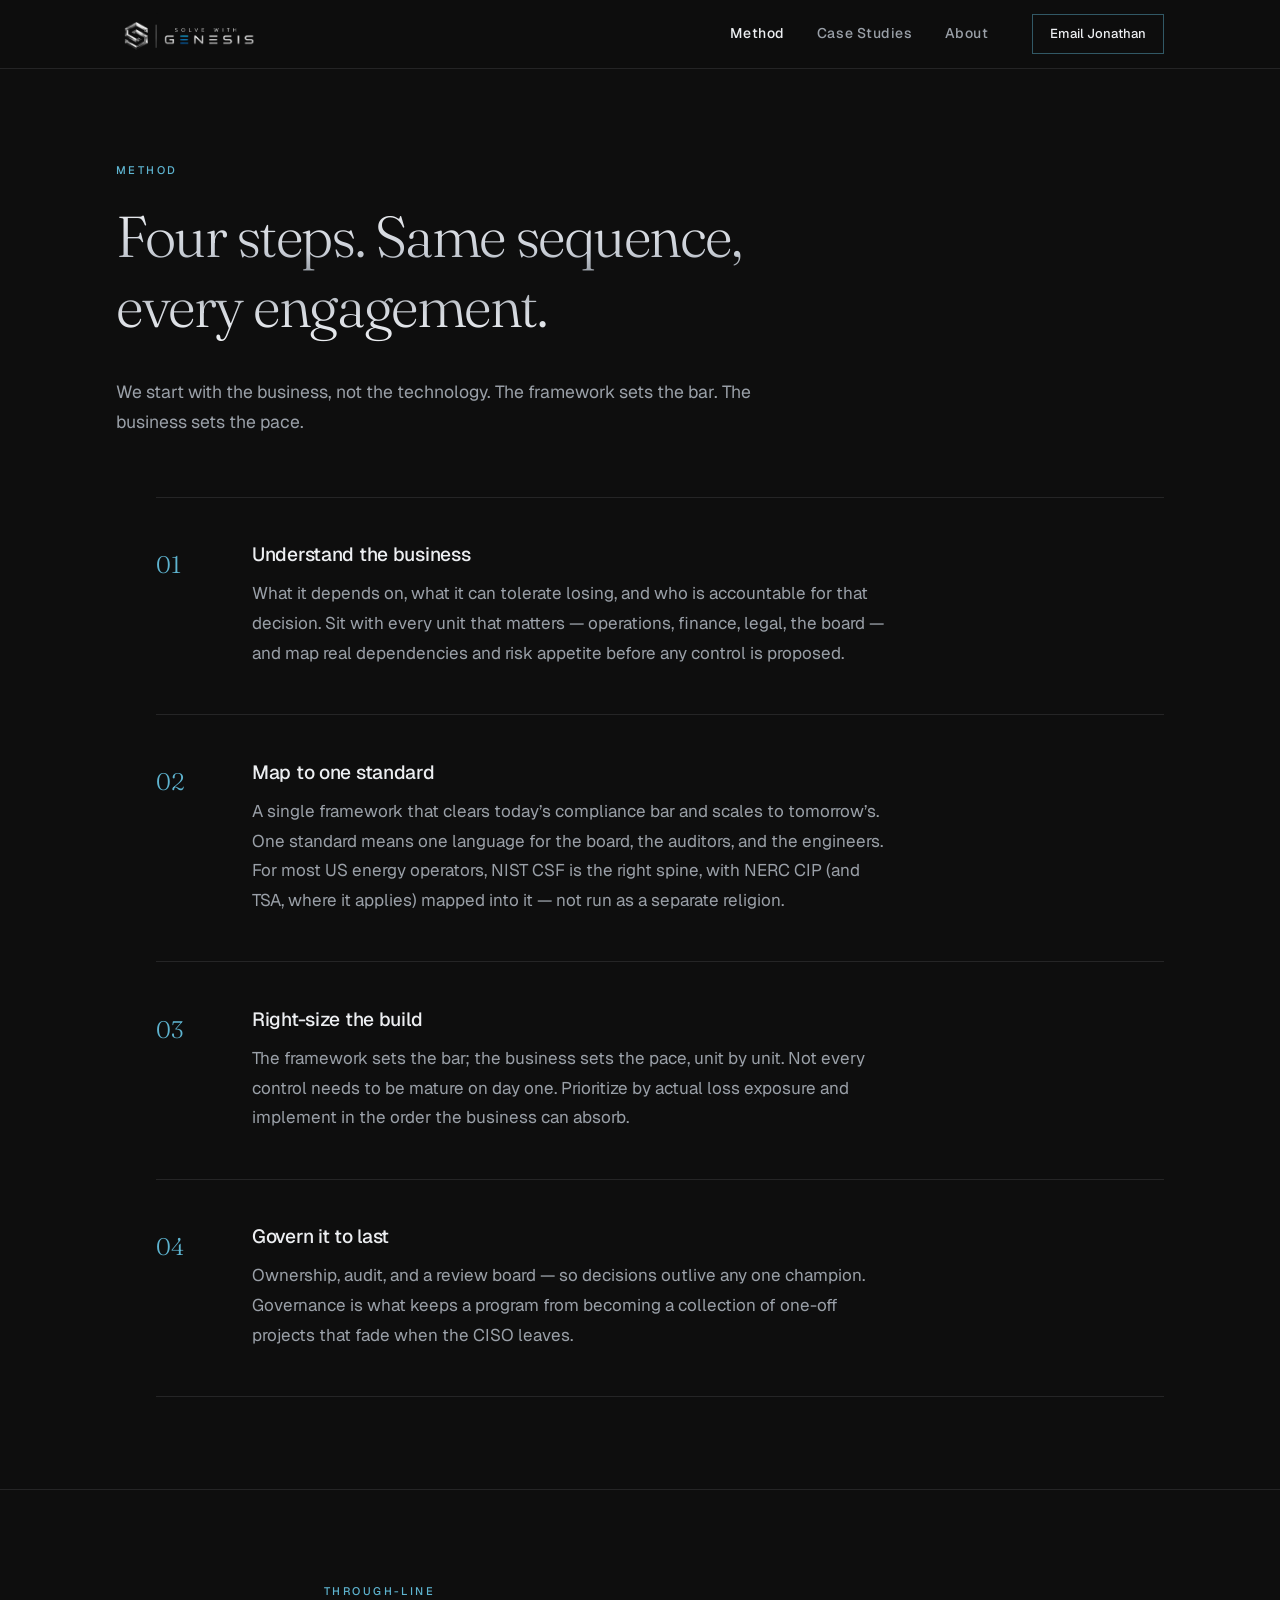
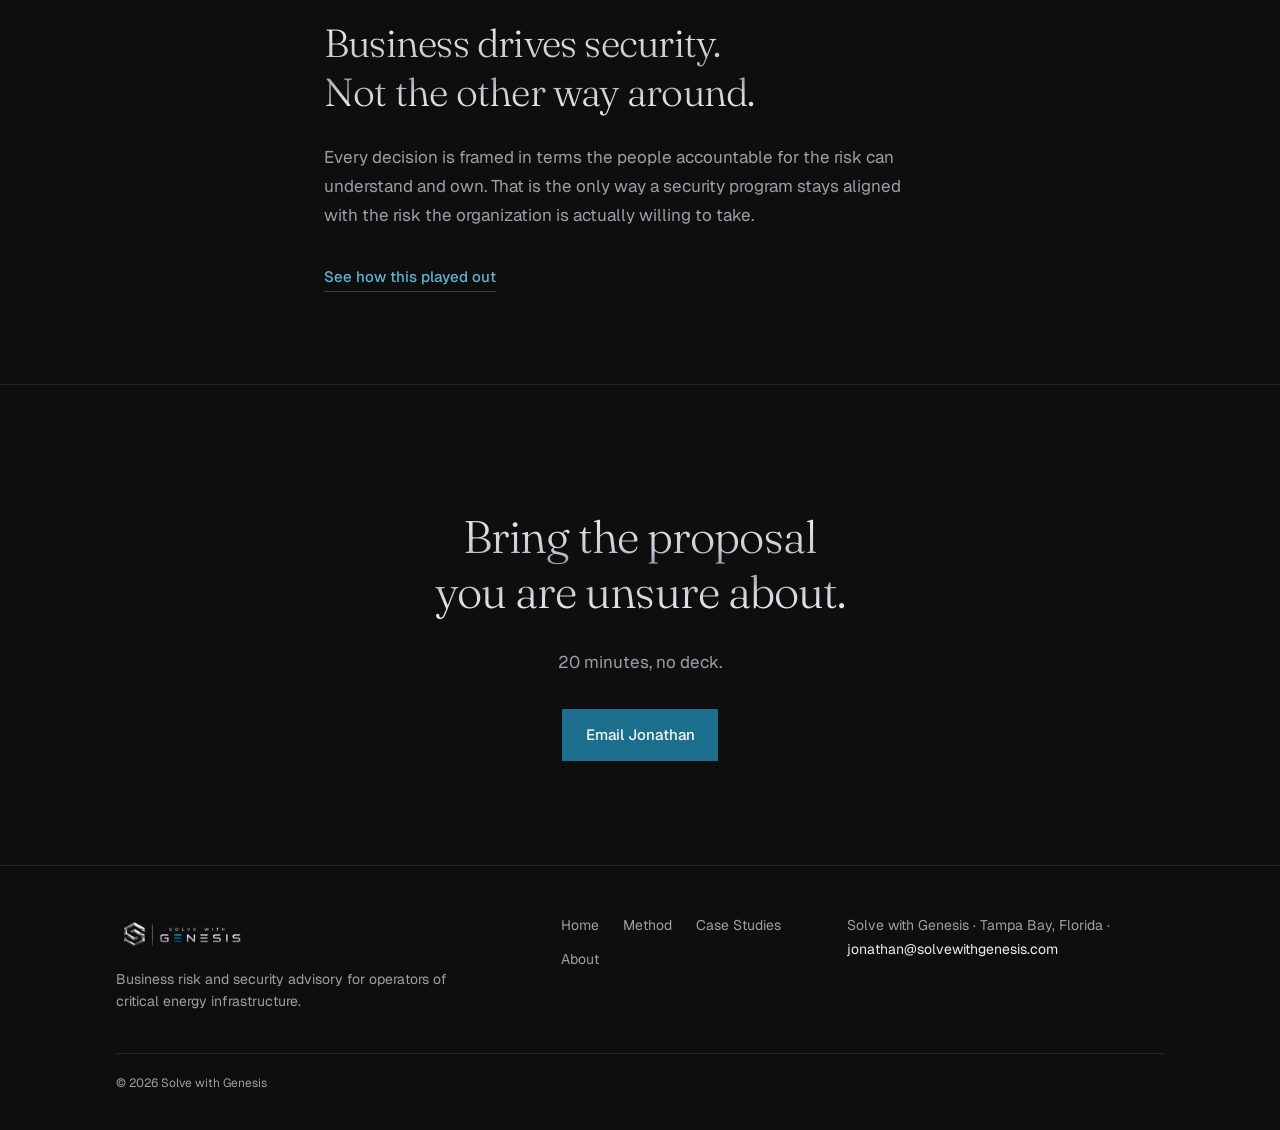
<file: methodology.html>
<!DOCTYPE html>
<html lang="en">
<head>
  <meta charset="utf-8" />
  <meta name="viewport" content="width=device-width, initial-scale=1" />
  <title>Method — Solve with Genesis</title>
  <meta name="description" content="Four steps, same sequence, every engagement. We start with the business, not the technology. The framework sets the bar. The business sets the pace." />
  <meta name="theme-color" content="#0e0e0e" />
  <link rel="icon" href="./favicon.ico" sizes="any" />
  <link rel="icon" type="image/png" sizes="32x32" href="./favicon-32.png" />
  <link rel="icon" type="image/png" sizes="64x64" href="./favicon-64.png" />
  <link rel="canonical" href="https://www.solvewithgenesis.com/methodology.html" />
  <meta property="og:type" content="website" />
  <meta property="og:site_name" content="Solve with Genesis" />
  <meta property="og:url" content="https://www.solvewithgenesis.com/methodology.html" />
  <meta property="og:title" content="Method — Solve with Genesis" />
  <meta property="og:description" content="Four steps, same sequence, every engagement. We start with the business, not the technology." />
  <meta property="og:image" content="https://www.solvewithgenesis.com/solve_with_genesis_logo_clean.png" />
  <meta name="twitter:card" content="summary" />
  <meta name="twitter:title" content="Method — Solve with Genesis" />
  <meta name="twitter:description" content="Four steps, same sequence, every engagement. We start with the business, not the technology." />
  <link rel="preconnect" href="https://fonts.googleapis.com" />
  <link rel="preconnect" href="https://fonts.gstatic.com" crossorigin />
  <link href="https://fonts.googleapis.com/css2?family=Fraunces:opsz,wght@9..144,300;9..144,400&amp;family=Geist:wght@400;500;600&amp;display=swap" rel="stylesheet" />
  <link rel="stylesheet" href="./styles.css" />
</head>
<body>
  <a class="skip-link" href="#main">Skip to content</a>
  <header class="site-header">
    <div class="wrap header-inner">
      <a class="logo-link" href="index.html" aria-label="Solve with Genesis — home">
        <img class="logo" src="./solve_with_genesis_logo_clean.png" alt="Solve with Genesis" width="665" height="188" />
      </a>
      <nav class="nav" aria-label="Primary">
        <a href="methodology.html" aria-current="page">Method</a>
        <a href="case-studies.html">Case Studies</a>
        <a href="about.html">About</a>
      </nav>
      <a class="header-cta" href="mailto:jonathan@solvewithgenesis.com">Email Jonathan</a>
    </div>
  </header>

  <main id="main">
    <header class="page-hero">
      <div class="wrap">
        <p class="label">Method</p>
        <h1 class="metal">Four steps. Same sequence, every engagement.</h1>
        <p class="lead">We start with the business, not the technology. The framework sets the bar. The business sets the pace.</p>
      </div>
    </header>

    <section class="section" style="padding-top:0;border-top:0" aria-label="The four steps">
      <div class="wrap">
        <ol class="method-list">
          <li class="method-step">
            <span class="method-num">01</span>
            <h2>Understand the business</h2>
            <p>What it depends on, what it can tolerate losing, and who is accountable for that decision. Sit with every unit that matters — operations, finance, legal, the board — and map real dependencies and risk appetite before any control is proposed.</p>
          </li>
          <li class="method-step">
            <span class="method-num">02</span>
            <h2>Map to one standard</h2>
            <p>A single framework that clears today’s compliance bar and scales to tomorrow’s. One standard means one language for the board, the auditors, and the engineers. For most US energy operators, NIST CSF is the right spine, with NERC CIP (and TSA, where it applies) mapped into it — not run as a separate religion.</p>
          </li>
          <li class="method-step">
            <span class="method-num">03</span>
            <h2>Right-size the build</h2>
            <p>The framework sets the bar; the business sets the pace, unit by unit. Not every control needs to be mature on day one. Prioritize by actual loss exposure and implement in the order the business can absorb.</p>
          </li>
          <li class="method-step">
            <span class="method-num">04</span>
            <h2>Govern it to last</h2>
            <p>Ownership, audit, and a review board — so decisions outlive any one champion. Governance is what keeps a program from becoming a collection of one-off projects that fade when the CISO leaves.</p>
          </li>
        </ol>
      </div>
    </section>

    <section class="section" aria-labelledby="through-heading">
      <div class="wrap" style="max-width:44rem">
        <p class="label">Through-line</p>
        <h2 id="through-heading" class="metal">Business drives security. Not the other way around.</h2>
        <p class="section-lead">Every decision is framed in terms the people accountable for the risk can understand and own. That is the only way a security program stays aligned with the risk the organization is actually willing to take.</p>
        <p style="margin-top:2rem"><a class="text-link" href="case-studies.html">See how this played out</a></p>
      </div>
    </section>

    <section class="section close" aria-labelledby="close-heading">
      <div class="wrap">
        <h2 id="close-heading" class="metal">Bring the proposal you are unsure about.</h2>
        <p>20 minutes, no deck.</p>
        <a class="btn btn-primary" href="mailto:jonathan@solvewithgenesis.com">Email Jonathan</a>
      </div>
    </section>
  </main>

  <footer class="site-footer">
    <div class="wrap">
      <div class="footer-grid">
        <div class="footer-brand">
          <img class="logo" src="./solve_with_genesis_logo_clean.png" alt="Solve with Genesis" width="665" height="188" />
          <p>Business risk and security advisory for operators of critical energy infrastructure.</p>
        </div>
        <nav class="footer-nav" aria-label="Footer">
          <a href="index.html">Home</a>
          <a href="methodology.html">Method</a>
          <a href="case-studies.html">Case Studies</a>
          <a href="about.html">About</a>
        </nav>
        <p class="footer-colophon">Solve with Genesis · Tampa Bay, Florida · <a href="mailto:jonathan@solvewithgenesis.com">jonathan@solvewithgenesis.com</a></p>
      </div>
      <p class="footer-copy">© 2026 Solve with Genesis</p>
    </div>
  </footer>
</body>
</html>
</file>
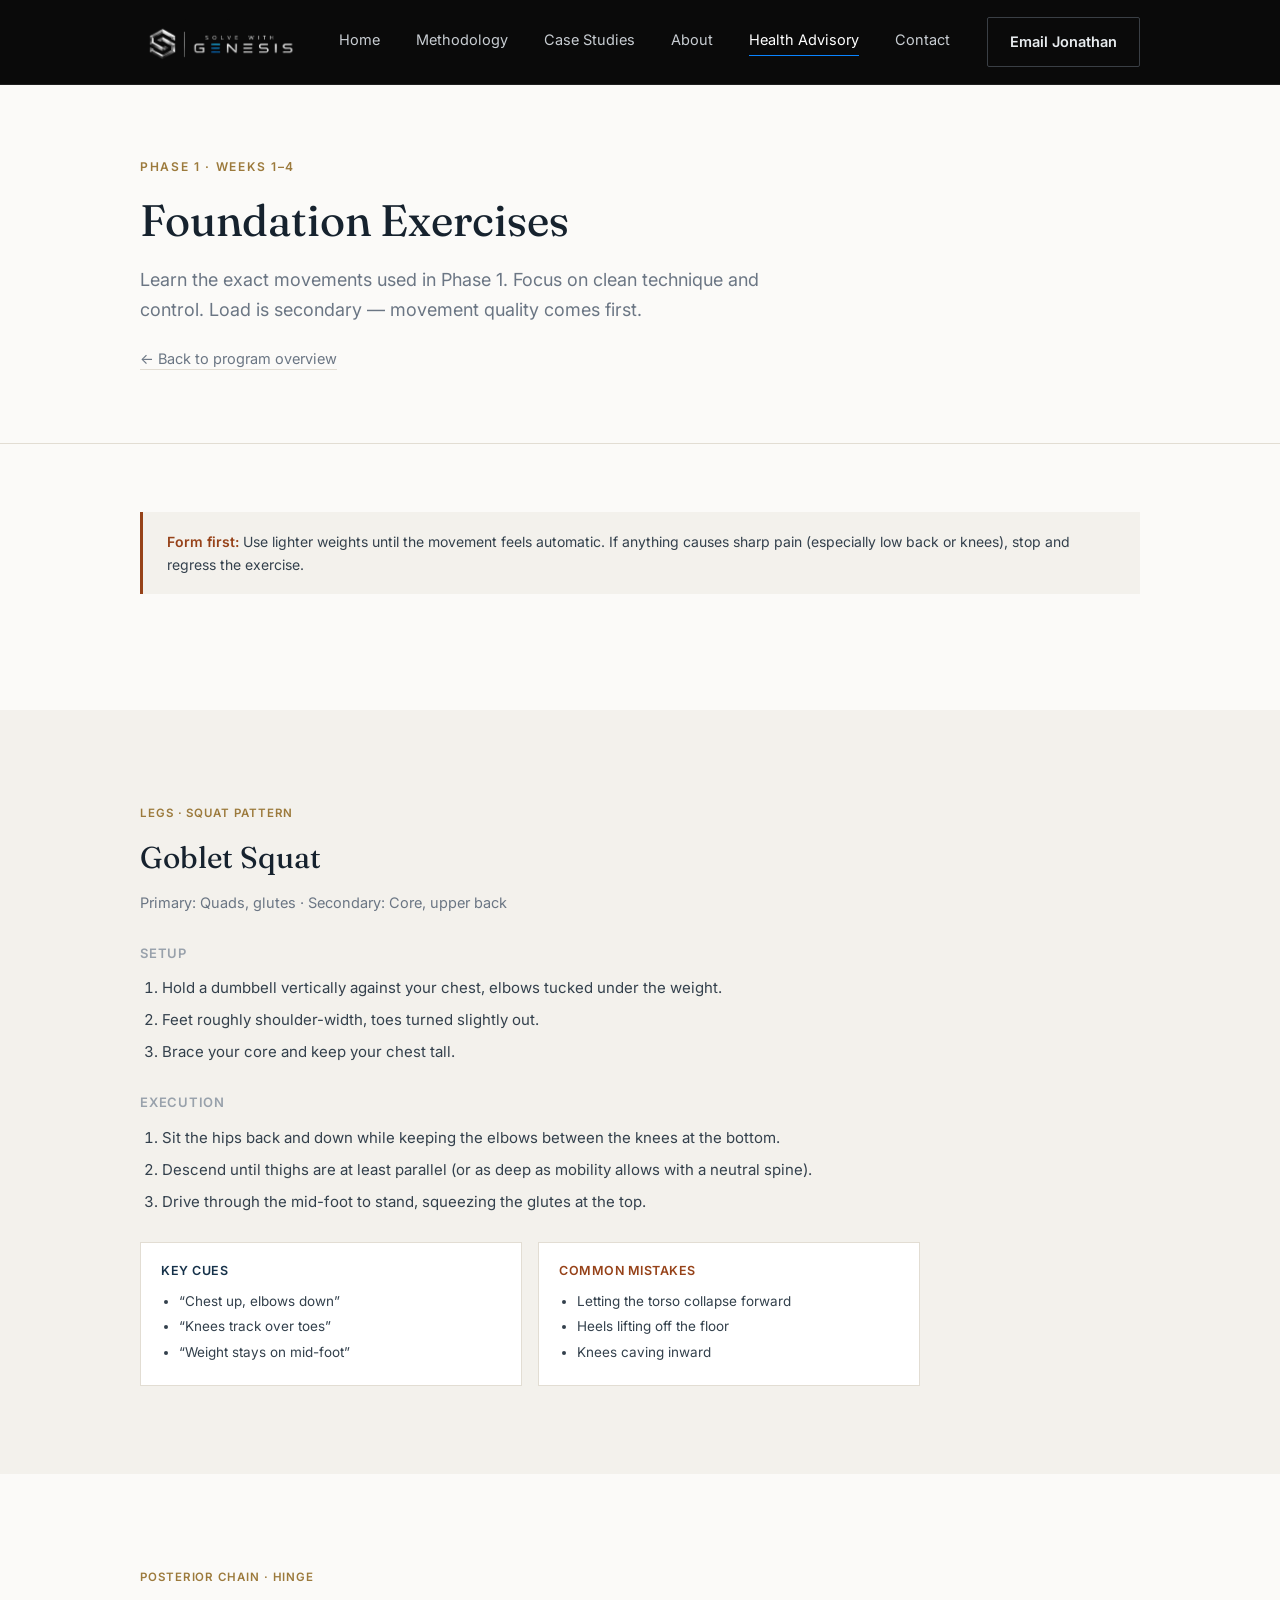
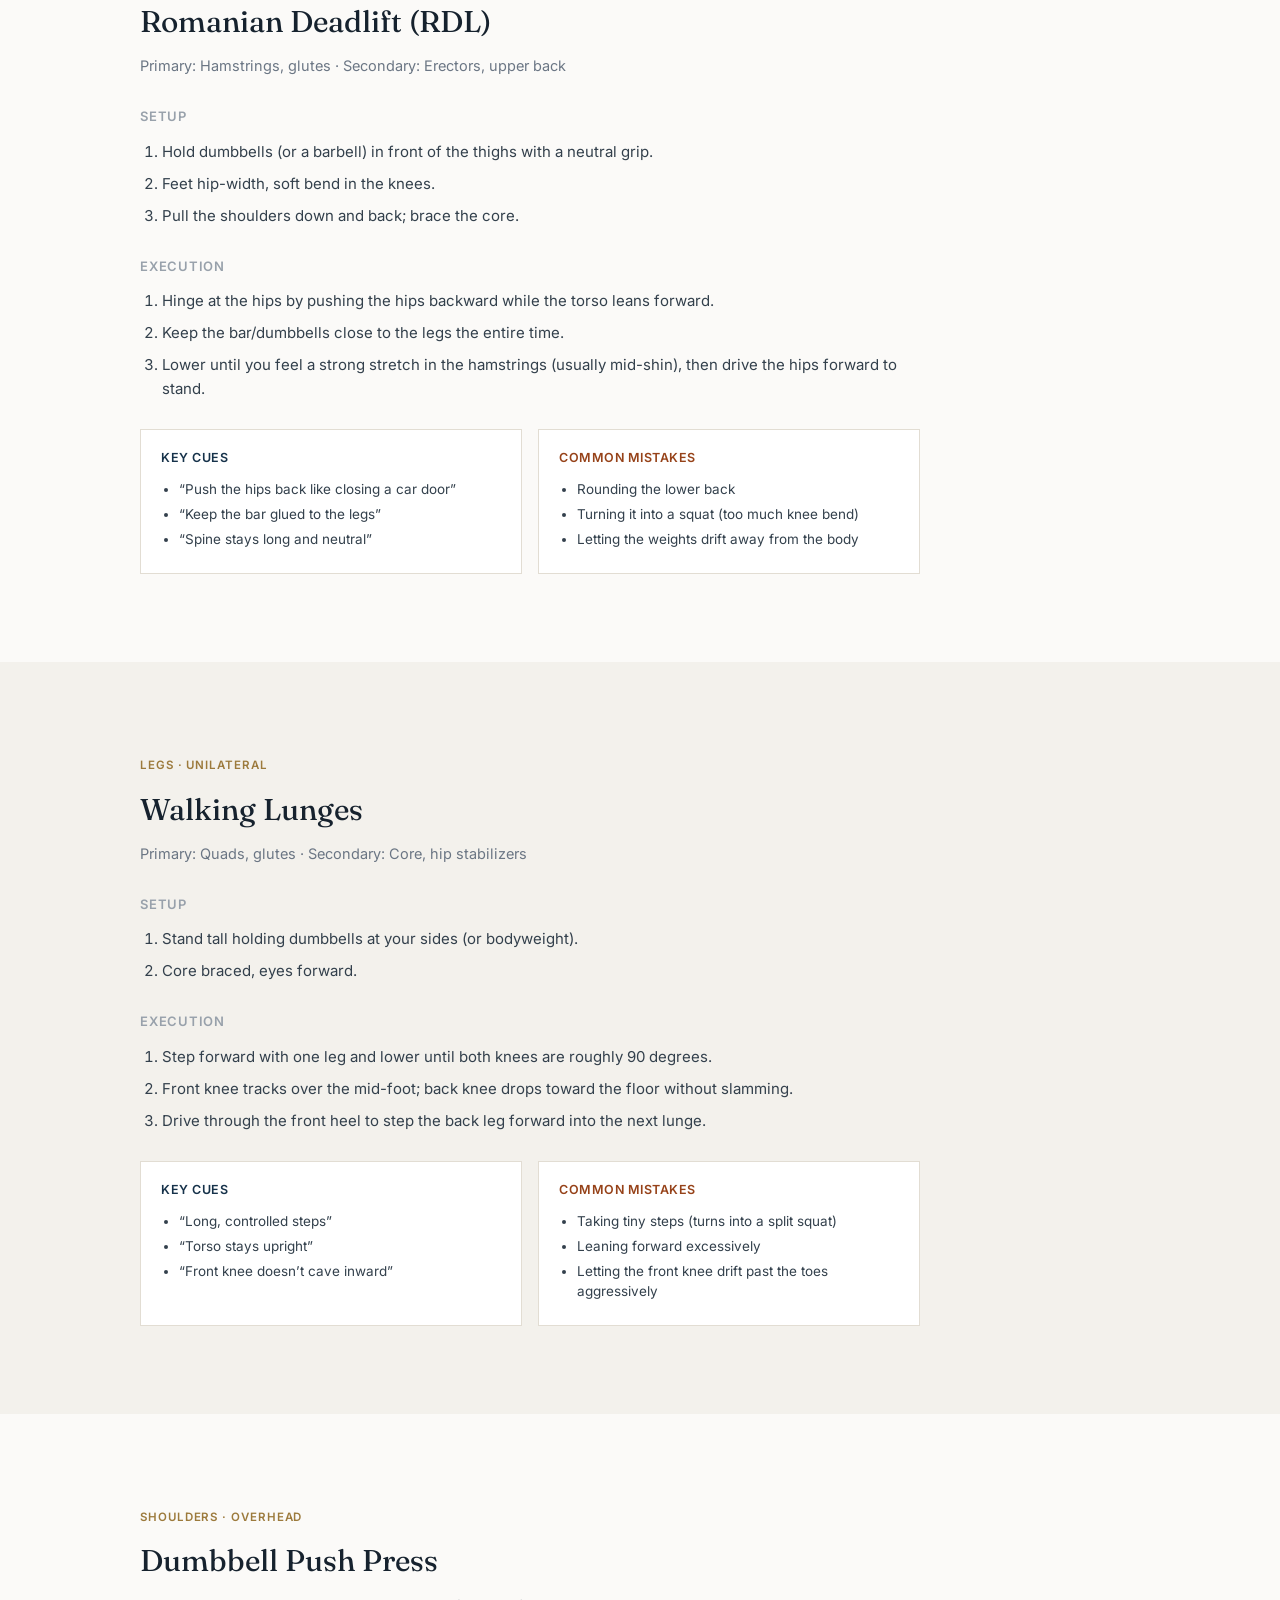
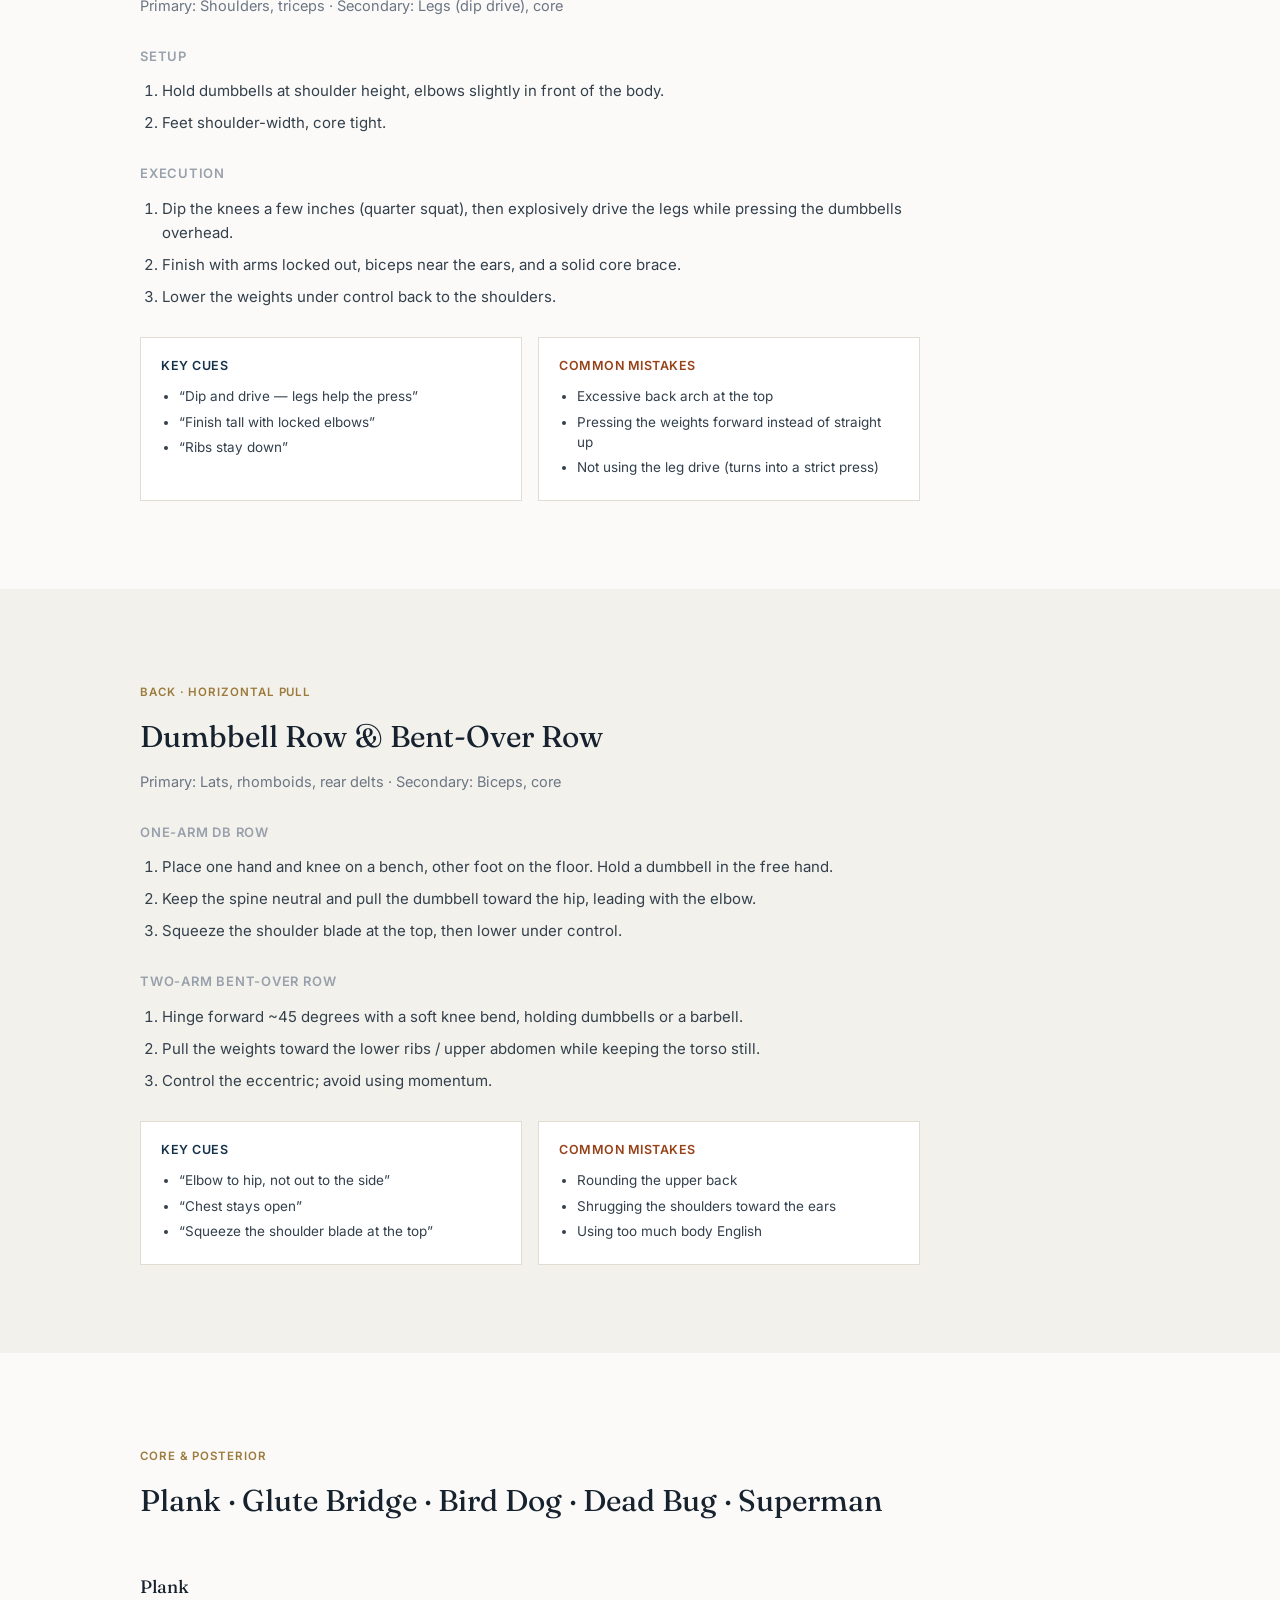
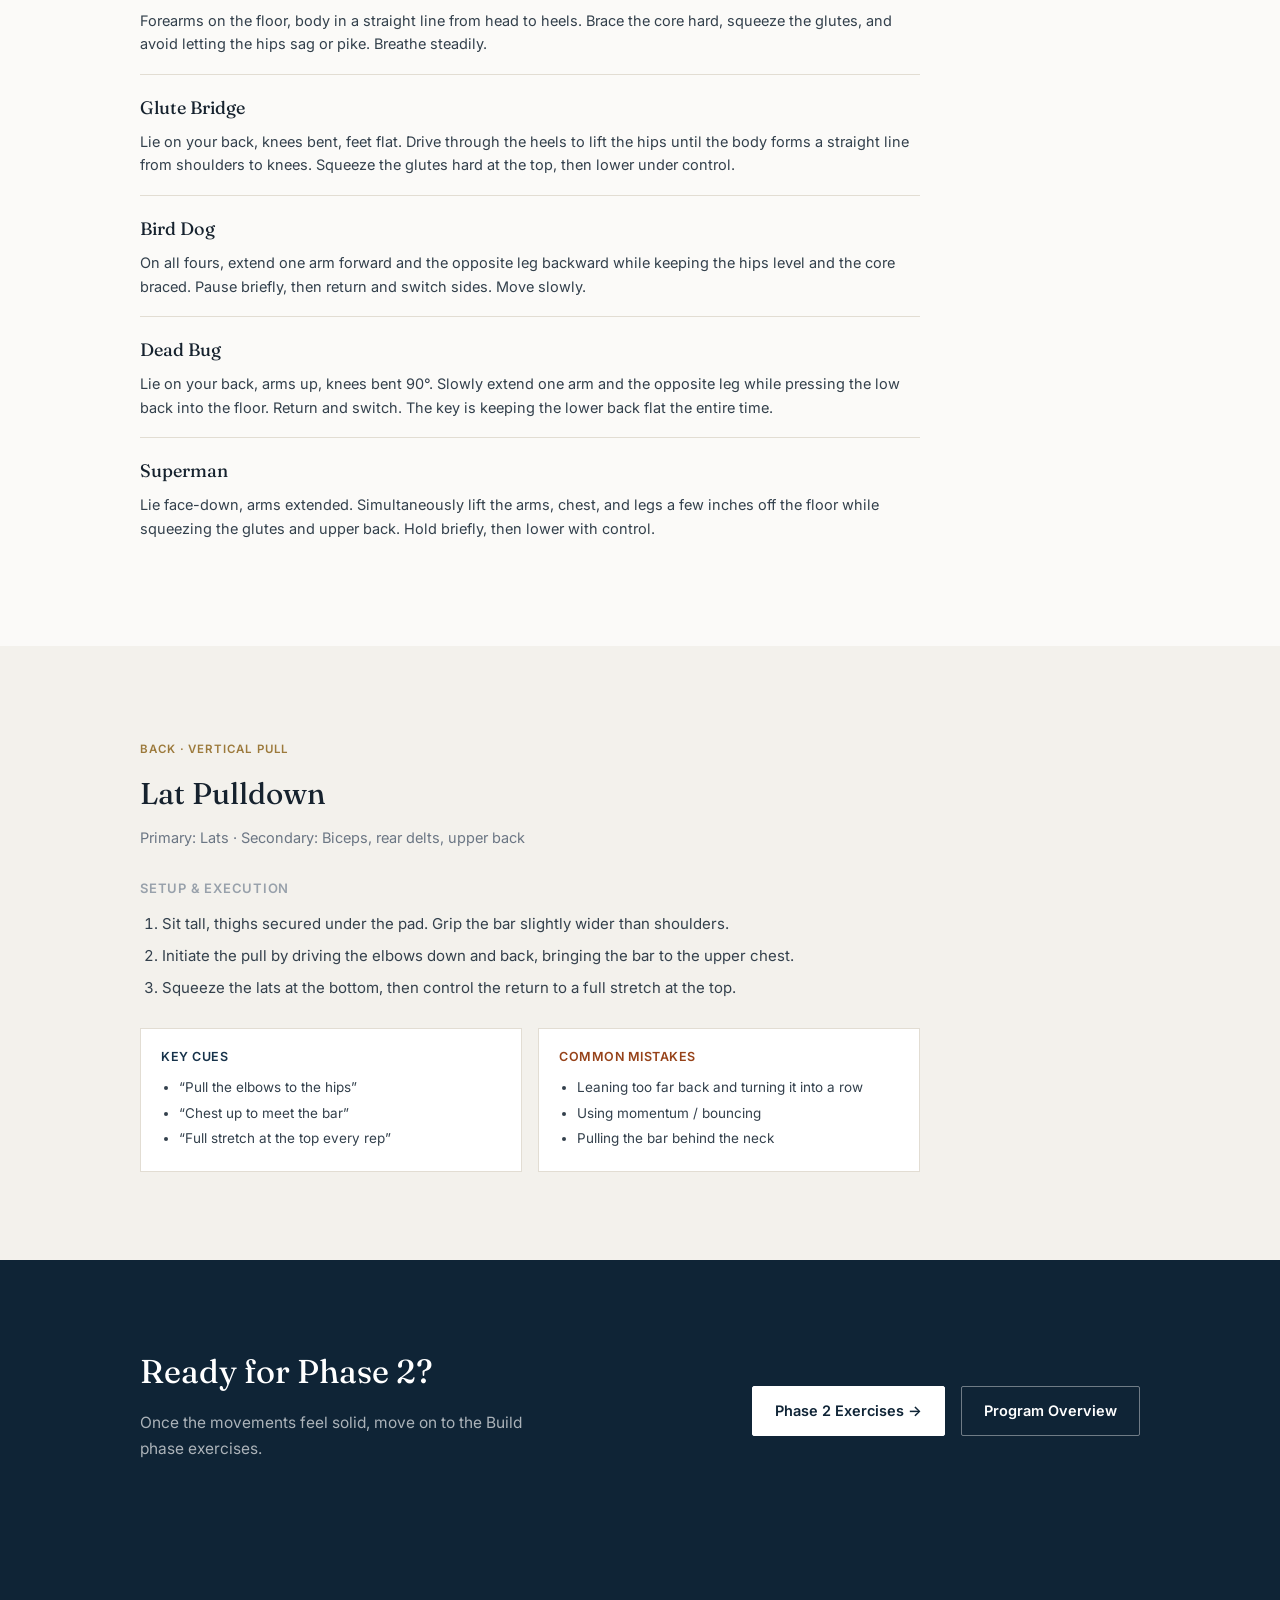
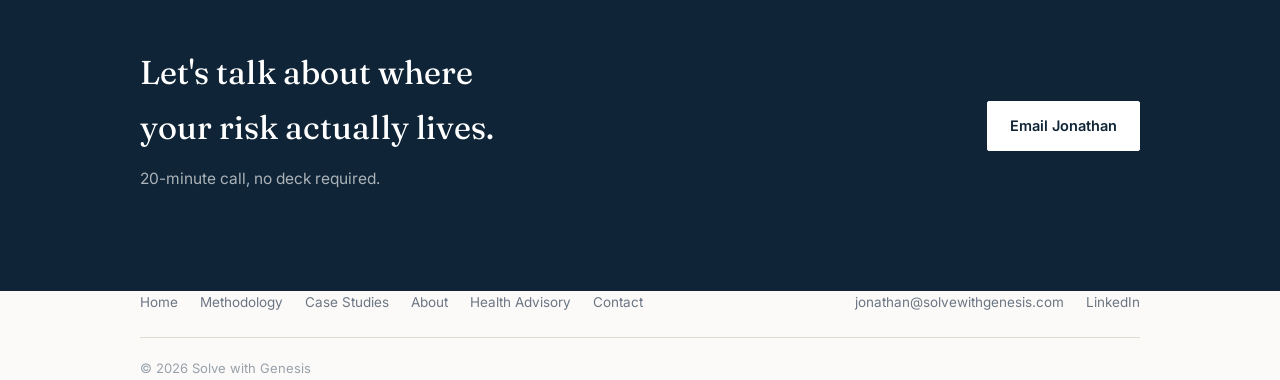
<file: phase-1-exercises.html>
<!DOCTYPE html>
<html lang="en">
<head>
<meta charset="UTF-8">
<meta name="viewport" content="width=device-width, initial-scale=1.0">
<title>Phase 1 Exercises — Foundation | Solve with Genesis</title>
<meta name="description" content="How to perform the strength exercises used in Phase 1 of the 12-week cycling & strength program: Goblet Squats, RDLs, Lunges, and more.">
<link rel="icon" href="favicon-32.png" type="image/png" sizes="32x32">
<link rel="icon" href="favicon-64.png" type="image/png" sizes="64x64">
<link rel="apple-touch-icon" href="favicon-64.png">
<link rel="preconnect" href="https://fonts.googleapis.com">
<link rel="preconnect" href="https://fonts.gstatic.com" crossorigin>
<link href="https://fonts.googleapis.com/css2?family=Fraunces:opsz,wght@9..144,340;9..144,440;9..144,500&family=Inter:wght@400;500;600&display=swap" rel="stylesheet">
<link rel="stylesheet" href="style.css">
</head>
<body>

<header>
  <div class="wrap nav-row">
    <a class="brand" href="index.html">
      <img src="solve_with_genesis_logo_clean.png" alt="Solve with Genesis" class="brand-mark-full">
    </a>
    <nav class="links">
      <a href="index.html">Home</a>
      <a href="methodology.html">Methodology</a>
      <a href="case-studies.html">Case Studies</a>
      <a href="about.html">About</a>
      <a href="cycling-program.html" class="active">Health Advisory</a>
      <a href="#contact">Contact</a>
    </nav>
    <a class="btn btn-primary" href="mailto:jonathan@solvewithgenesis.com">Email Jonathan</a>
  </div>
</header>

<main>

  <section class="page-header">
    <div class="wrap">
      <div class="eyebrow">Phase 1 · Weeks 1–4</div>
      <h1>Foundation Exercises</h1>
      <p class="sub">Learn the exact movements used in Phase 1. Focus on clean technique and control. Load is secondary — movement quality comes first.</p>
      <p style="margin-top:20px;"><a class="text-link" href="cycling-program.html">← Back to program overview</a></p>
    </div>
  </section>

  <section style="padding-top:40px;">
    <div class="wrap">
      <div class="note-box safety">
        <strong>Form first:</strong> Use lighter weights until the movement feels automatic. If anything causes sharp pain (especially low back or knees), stop and regress the exercise.
      </div>
    </div>
  </section>

  <!-- Goblet Squat -->
  <section class="on-panel">
    <div class="wrap">
      <div class="exercise-block" id="goblet-squat">
        <div class="exercise-meta">
          <span class="exercise-tag">Legs · Squat pattern</span>
          <h2>Goblet Squat</h2>
          <p class="exercise-muscles">Primary: Quads, glutes · Secondary: Core, upper back</p>
        </div>
        <div class="exercise-body">
          <h3>Setup</h3>
          <ol class="form-steps">
            <li>Hold a dumbbell vertically against your chest, elbows tucked under the weight.</li>
            <li>Feet roughly shoulder-width, toes turned slightly out.</li>
            <li>Brace your core and keep your chest tall.</li>
          </ol>
          <h3>Execution</h3>
          <ol class="form-steps">
            <li>Sit the hips back and down while keeping the elbows between the knees at the bottom.</li>
            <li>Descend until thighs are at least parallel (or as deep as mobility allows with a neutral spine).</li>
            <li>Drive through the mid-foot to stand, squeezing the glutes at the top.</li>
          </ol>
          <div class="cues-grid">
            <div class="cue-box">
              <strong>Key cues</strong>
              <ul>
                <li>“Chest up, elbows down”</li>
                <li>“Knees track over toes”</li>
                <li>“Weight stays on mid-foot”</li>
              </ul>
            </div>
            <div class="cue-box warning">
              <strong>Common mistakes</strong>
              <ul>
                <li>Letting the torso collapse forward</li>
                <li>Heels lifting off the floor</li>
                <li>Knees caving inward</li>
              </ul>
            </div>
          </div>
        </div>
      </div>
    </div>
  </section>

  <!-- Romanian Deadlift -->
  <section>
    <div class="wrap">
      <div class="exercise-block" id="romanian-deadlift-rdl">
        <div class="exercise-meta">
          <span class="exercise-tag">Posterior chain · Hinge</span>
          <h2>Romanian Deadlift (RDL)</h2>
          <p class="exercise-muscles">Primary: Hamstrings, glutes · Secondary: Erectors, upper back</p>
        </div>
        <div class="exercise-body">
          <h3>Setup</h3>
          <ol class="form-steps">
            <li>Hold dumbbells (or a barbell) in front of the thighs with a neutral grip.</li>
            <li>Feet hip-width, soft bend in the knees.</li>
            <li>Pull the shoulders down and back; brace the core.</li>
          </ol>
          <h3>Execution</h3>
          <ol class="form-steps">
            <li>Hinge at the hips by pushing the hips backward while the torso leans forward.</li>
            <li>Keep the bar/dumbbells close to the legs the entire time.</li>
            <li>Lower until you feel a strong stretch in the hamstrings (usually mid-shin), then drive the hips forward to stand.</li>
          </ol>
          <div class="cues-grid">
            <div class="cue-box">
              <strong>Key cues</strong>
              <ul>
                <li>“Push the hips back like closing a car door”</li>
                <li>“Keep the bar glued to the legs”</li>
                <li>“Spine stays long and neutral”</li>
              </ul>
            </div>
            <div class="cue-box warning">
              <strong>Common mistakes</strong>
              <ul>
                <li>Rounding the lower back</li>
                <li>Turning it into a squat (too much knee bend)</li>
                <li>Letting the weights drift away from the body</li>
              </ul>
            </div>
          </div>
        </div>
      </div>
    </div>
  </section>

  <!-- Walking Lunges -->
  <section class="on-panel">
    <div class="wrap">
      <div class="exercise-block" id="walking-lunges">
        <div class="exercise-meta">
          <span class="exercise-tag">Legs · Unilateral</span>
          <h2>Walking Lunges</h2>
          <p class="exercise-muscles">Primary: Quads, glutes · Secondary: Core, hip stabilizers</p>
        </div>
        <div class="exercise-body">
          <h3>Setup</h3>
          <ol class="form-steps">
            <li>Stand tall holding dumbbells at your sides (or bodyweight).</li>
            <li>Core braced, eyes forward.</li>
          </ol>
          <h3>Execution</h3>
          <ol class="form-steps">
            <li>Step forward with one leg and lower until both knees are roughly 90 degrees.</li>
            <li>Front knee tracks over the mid-foot; back knee drops toward the floor without slamming.</li>
            <li>Drive through the front heel to step the back leg forward into the next lunge.</li>
          </ol>
          <div class="cues-grid">
            <div class="cue-box">
              <strong>Key cues</strong>
              <ul>
                <li>“Long, controlled steps”</li>
                <li>“Torso stays upright”</li>
                <li>“Front knee doesn’t cave inward”</li>
              </ul>
            </div>
            <div class="cue-box warning">
              <strong>Common mistakes</strong>
              <ul>
                <li>Taking tiny steps (turns into a split squat)</li>
                <li>Leaning forward excessively</li>
                <li>Letting the front knee drift past the toes aggressively</li>
              </ul>
            </div>
          </div>
        </div>
      </div>
    </div>
  </section>

  <!-- DB Push Press -->
  <section>
    <div class="wrap">
      <div class="exercise-block" id="dumbbell-push-press">
        <div class="exercise-meta">
          <span class="exercise-tag">Shoulders · Overhead</span>
          <h2>Dumbbell Push Press</h2>
          <p class="exercise-muscles">Primary: Shoulders, triceps · Secondary: Legs (dip drive), core</p>
        </div>
        <div class="exercise-body">
          <h3>Setup</h3>
          <ol class="form-steps">
            <li>Hold dumbbells at shoulder height, elbows slightly in front of the body.</li>
            <li>Feet shoulder-width, core tight.</li>
          </ol>
          <h3>Execution</h3>
          <ol class="form-steps">
            <li>Dip the knees a few inches (quarter squat), then explosively drive the legs while pressing the dumbbells overhead.</li>
            <li>Finish with arms locked out, biceps near the ears, and a solid core brace.</li>
            <li>Lower the weights under control back to the shoulders.</li>
          </ol>
          <div class="cues-grid">
            <div class="cue-box">
              <strong>Key cues</strong>
              <ul>
                <li>“Dip and drive — legs help the press”</li>
                <li>“Finish tall with locked elbows”</li>
                <li>“Ribs stay down”</li>
              </ul>
            </div>
            <div class="cue-box warning">
              <strong>Common mistakes</strong>
              <ul>
                <li>Excessive back arch at the top</li>
                <li>Pressing the weights forward instead of straight up</li>
                <li>Not using the leg drive (turns into a strict press)</li>
              </ul>
            </div>
          </div>
        </div>
      </div>
    </div>
  </section>

  <!-- DB Row / Bent-Over Row -->
  <section class="on-panel">
    <div class="wrap">
      <div class="exercise-block" id="dumbbell-row-bent-over-row">
        <div class="exercise-meta">
          <span class="exercise-tag">Back · Horizontal pull</span>
          <h2>Dumbbell Row & Bent-Over Row</h2>
          <p class="exercise-muscles">Primary: Lats, rhomboids, rear delts · Secondary: Biceps, core</p>
        </div>
        <div class="exercise-body">
          <h3>One-Arm DB Row</h3>
          <ol class="form-steps">
            <li>Place one hand and knee on a bench, other foot on the floor. Hold a dumbbell in the free hand.</li>
            <li>Keep the spine neutral and pull the dumbbell toward the hip, leading with the elbow.</li>
            <li>Squeeze the shoulder blade at the top, then lower under control.</li>
          </ol>
          <h3>Two-Arm Bent-Over Row</h3>
          <ol class="form-steps">
            <li>Hinge forward ~45 degrees with a soft knee bend, holding dumbbells or a barbell.</li>
            <li>Pull the weights toward the lower ribs / upper abdomen while keeping the torso still.</li>
            <li>Control the eccentric; avoid using momentum.</li>
          </ol>
          <div class="cues-grid">
            <div class="cue-box">
              <strong>Key cues</strong>
              <ul>
                <li>“Elbow to hip, not out to the side”</li>
                <li>“Chest stays open”</li>
                <li>“Squeeze the shoulder blade at the top”</li>
              </ul>
            </div>
            <div class="cue-box warning">
              <strong>Common mistakes</strong>
              <ul>
                <li>Rounding the upper back</li>
                <li>Shrugging the shoulders toward the ears</li>
                <li>Using too much body English</li>
              </ul>
            </div>
          </div>
        </div>
      </div>
    </div>
  </section>

  <!-- Core & Posterior -->
  <section>
    <div class="wrap">
      <div class="exercise-block" id="core-plank-glute-bridge-bird-dog-dead-bug-superman">
        <div class="exercise-meta">
          <span class="exercise-tag">Core & Posterior</span>
          <h2>Plank · Glute Bridge · Bird Dog · Dead Bug · Superman</h2>
        </div>
        <div class="exercise-body">
          <div class="mini-ex">
            <h3>Plank</h3>
            <p>Forearms on the floor, body in a straight line from head to heels. Brace the core hard, squeeze the glutes, and avoid letting the hips sag or pike. Breathe steadily.</p>
          </div>
          <div class="mini-ex">
            <h3>Glute Bridge</h3>
            <p>Lie on your back, knees bent, feet flat. Drive through the heels to lift the hips until the body forms a straight line from shoulders to knees. Squeeze the glutes hard at the top, then lower under control.</p>
          </div>
          <div class="mini-ex">
            <h3>Bird Dog</h3>
            <p>On all fours, extend one arm forward and the opposite leg backward while keeping the hips level and the core braced. Pause briefly, then return and switch sides. Move slowly.</p>
          </div>
          <div class="mini-ex">
            <h3>Dead Bug</h3>
            <p>Lie on your back, arms up, knees bent 90°. Slowly extend one arm and the opposite leg while pressing the low back into the floor. Return and switch. The key is keeping the lower back flat the entire time.</p>
          </div>
          <div class="mini-ex">
            <h3>Superman</h3>
            <p>Lie face-down, arms extended. Simultaneously lift the arms, chest, and legs a few inches off the floor while squeezing the glutes and upper back. Hold briefly, then lower with control.</p>
          </div>
        </div>
      </div>
    </div>
  </section>

  <!-- Lat Pulldown -->
  <section class="on-panel">
    <div class="wrap">
      <div class="exercise-block" id="lat-pulldown">
        <div class="exercise-meta">
          <span class="exercise-tag">Back · Vertical pull</span>
          <h2>Lat Pulldown</h2>
          <p class="exercise-muscles">Primary: Lats · Secondary: Biceps, rear delts, upper back</p>
        </div>
        <div class="exercise-body">
          <h3>Setup & Execution</h3>
          <ol class="form-steps">
            <li>Sit tall, thighs secured under the pad. Grip the bar slightly wider than shoulders.</li>
            <li>Initiate the pull by driving the elbows down and back, bringing the bar to the upper chest.</li>
            <li>Squeeze the lats at the bottom, then control the return to a full stretch at the top.</li>
          </ol>
          <div class="cues-grid">
            <div class="cue-box">
              <strong>Key cues</strong>
              <ul>
                <li>“Pull the elbows to the hips”</li>
                <li>“Chest up to meet the bar”</li>
                <li>“Full stretch at the top every rep”</li>
              </ul>
            </div>
            <div class="cue-box warning">
              <strong>Common mistakes</strong>
              <ul>
                <li>Leaning too far back and turning it into a row</li>
                <li>Using momentum / bouncing</li>
                <li>Pulling the bar behind the neck</li>
              </ul>
            </div>
          </div>
        </div>
      </div>
    </div>
  </section>

  <section class="cta-band" id="next-phase">
    <div class="wrap inner">
      <div>
        <h2>Ready for Phase 2?</h2>
        <p class="sub">Once the movements feel solid, move on to the Build phase exercises.</p>
      </div>
      <div style="display:flex;gap:16px;flex-wrap:wrap;">
        <a class="btn btn-light" href="phase-2-exercises.html">Phase 2 Exercises →</a>
        <a class="btn btn-outline" style="border-color:rgba(255,255,255,0.4);color:#fff;" href="cycling-program.html">Program Overview</a>
      </div>
    </div>
  </section>


  <section class="cta-band" id="contact">
    <div class="wrap inner">
      <div>
        <h2>Let's talk about where your risk actually lives.</h2>
        <p class="sub">20-minute call, no deck required.</p>
      </div>
      <a class="btn btn-light" href="mailto:jonathan@solvewithgenesis.com">Email Jonathan</a>
    </div>
  </section>

</main>

<footer>
  <div class="wrap">
    <div class="foot-top">
      <div class="foot-links">
        <a href="index.html">Home</a>
        <a href="methodology.html">Methodology</a>
        <a href="case-studies.html">Case Studies</a>
        <a href="about.html">About</a>
        <a href="cycling-program.html">Health Advisory</a>
        <a href="#contact">Contact</a>
      </div>
      <div class="foot-contact">
        <a href="mailto:jonathan@solvewithgenesis.com">jonathan@solvewithgenesis.com</a>
        <a href="https://linkedin.com/in/your-profile" target="_blank" rel="noopener">LinkedIn</a>
      </div>
    </div>
    <div class="foot-row">
      <span>© <span id="year"></span> Solve with Genesis</span>
    </div>
  </div>
</footer>

<script>document.getElementById('year').textContent = new Date().getFullYear();</script>
</body>
</html>
</file>
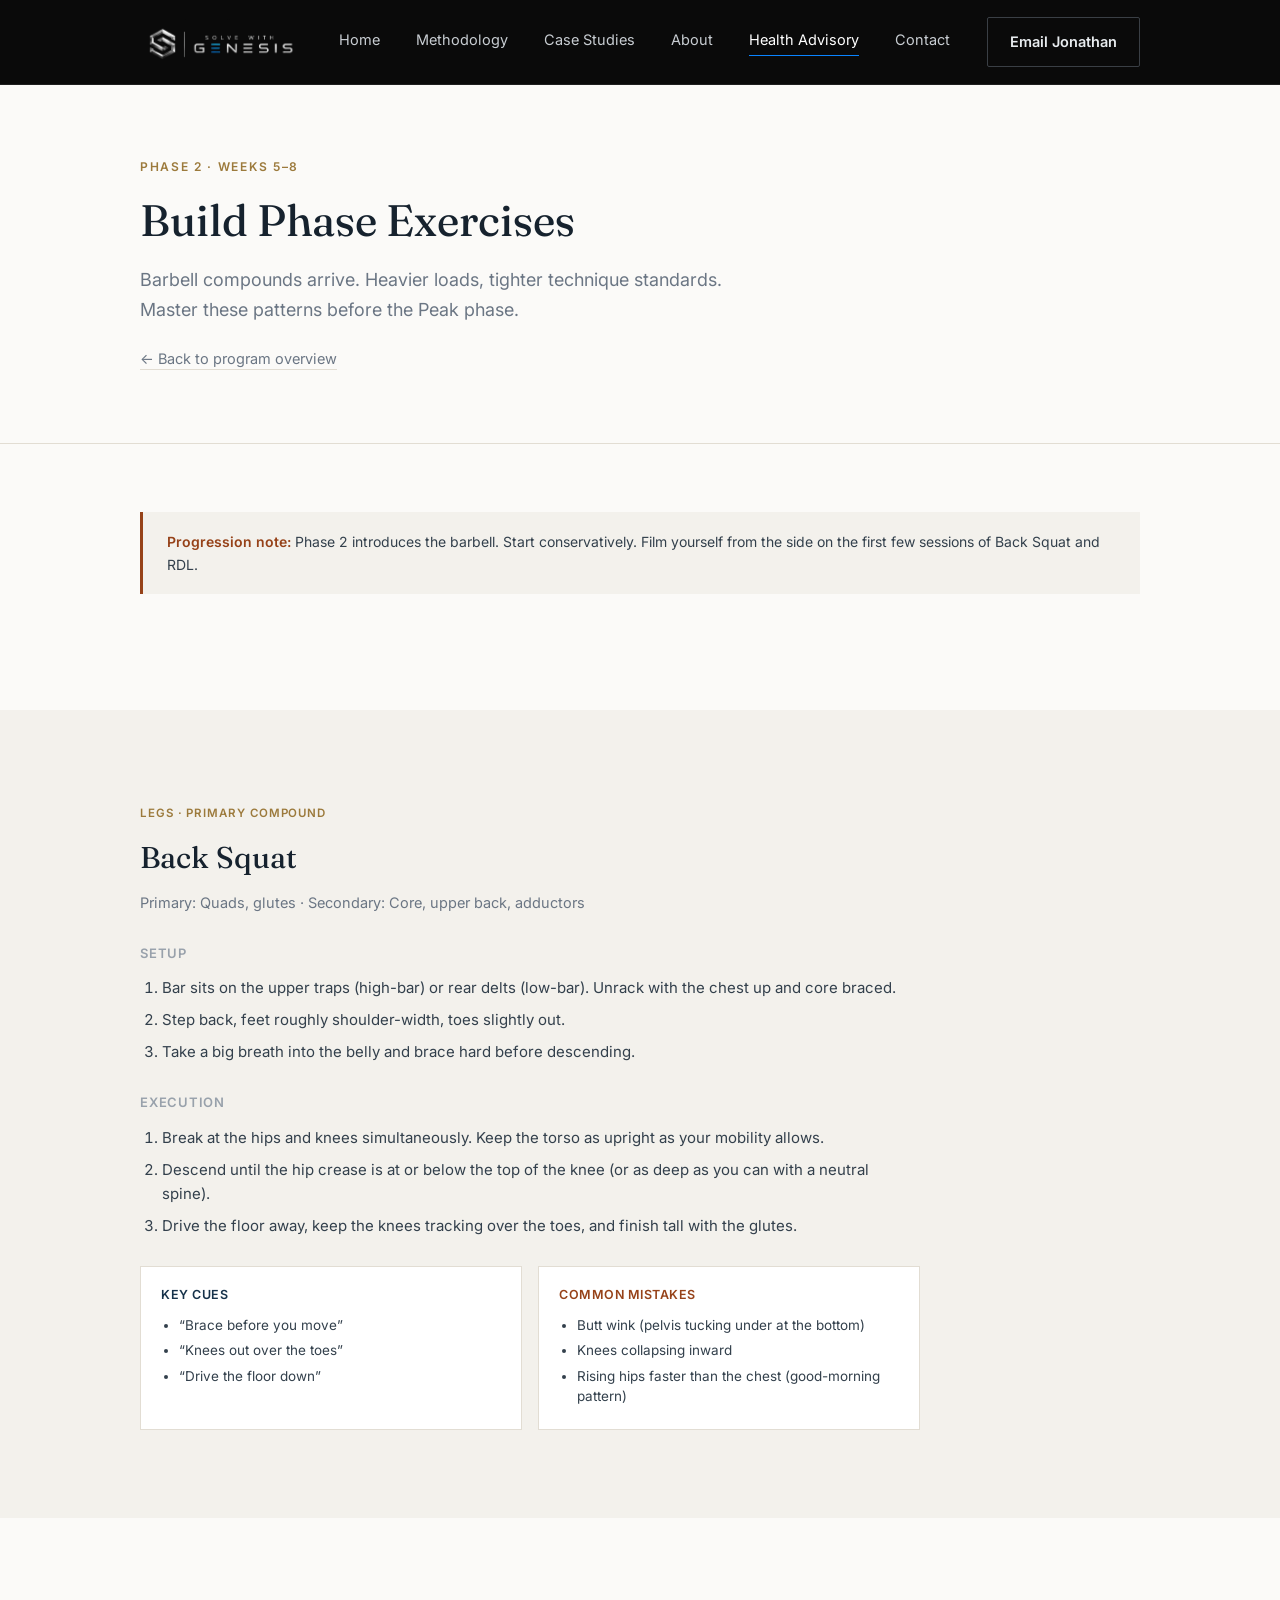
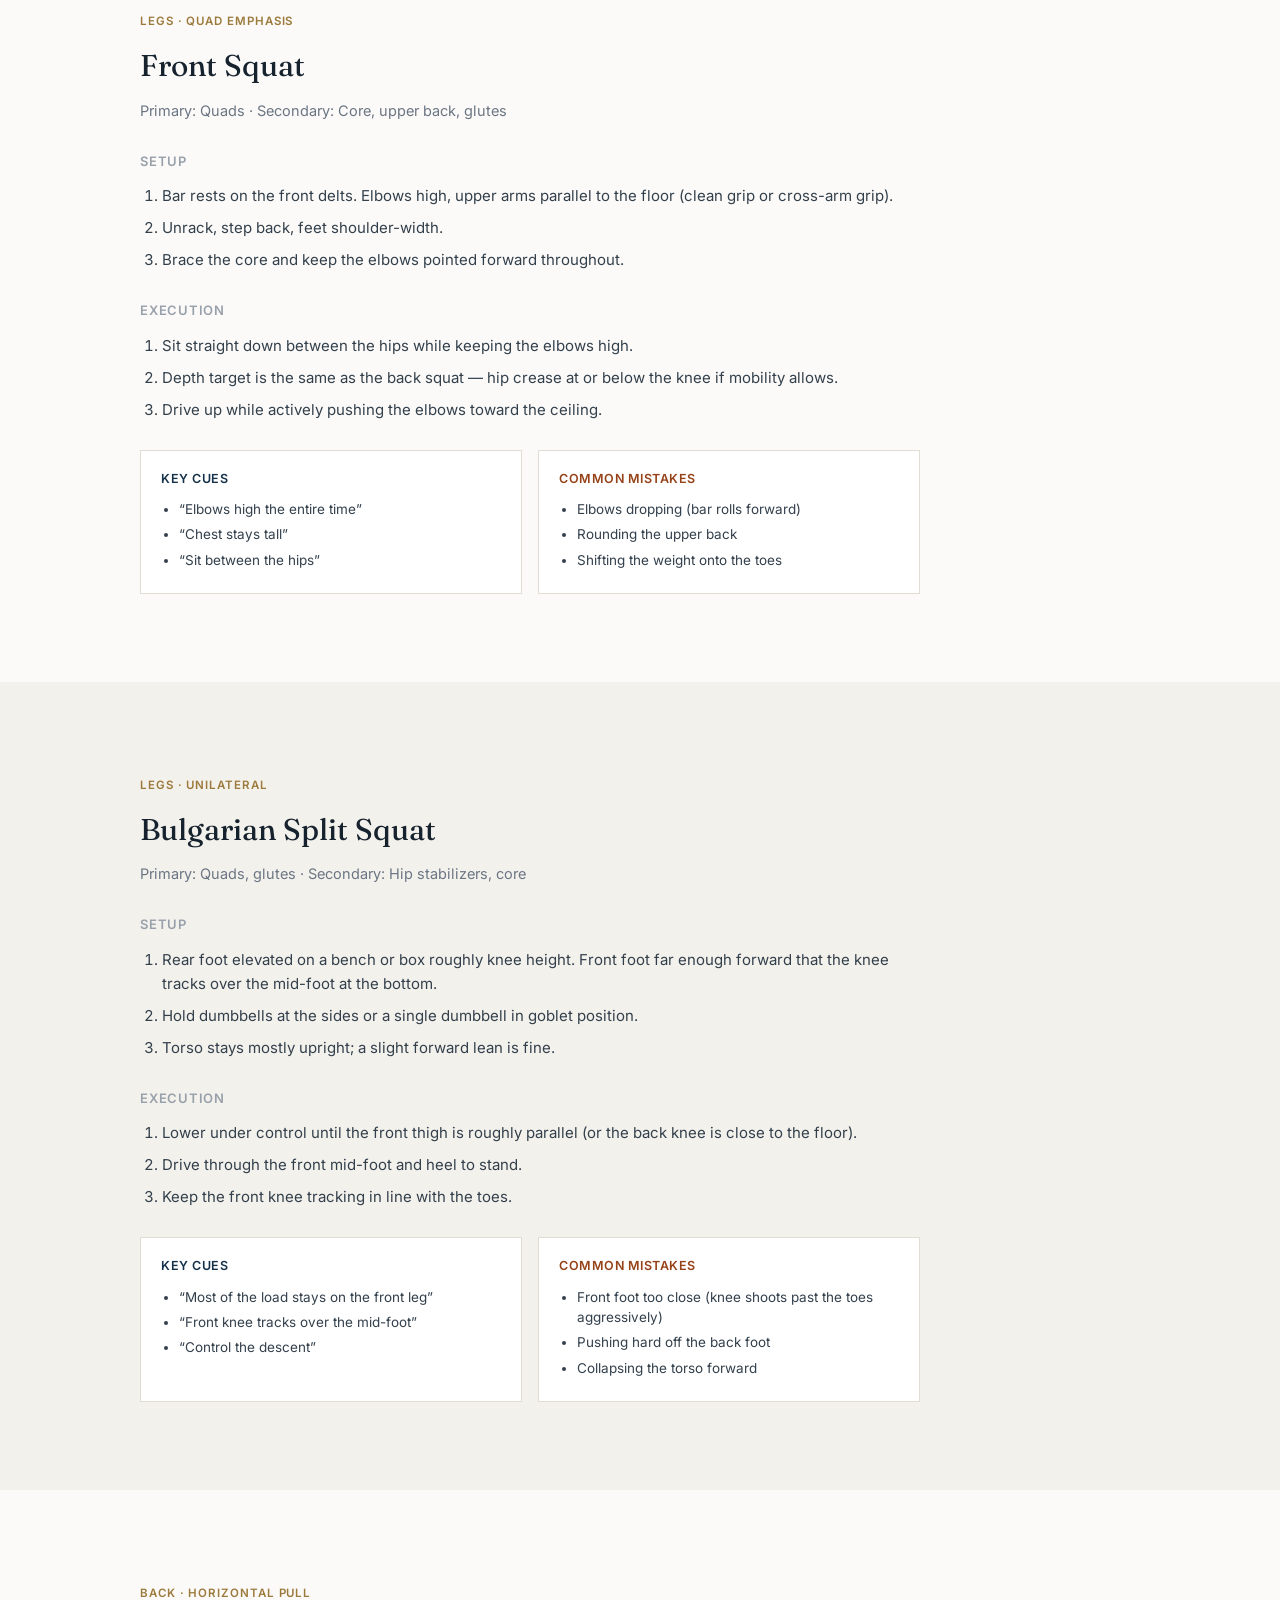
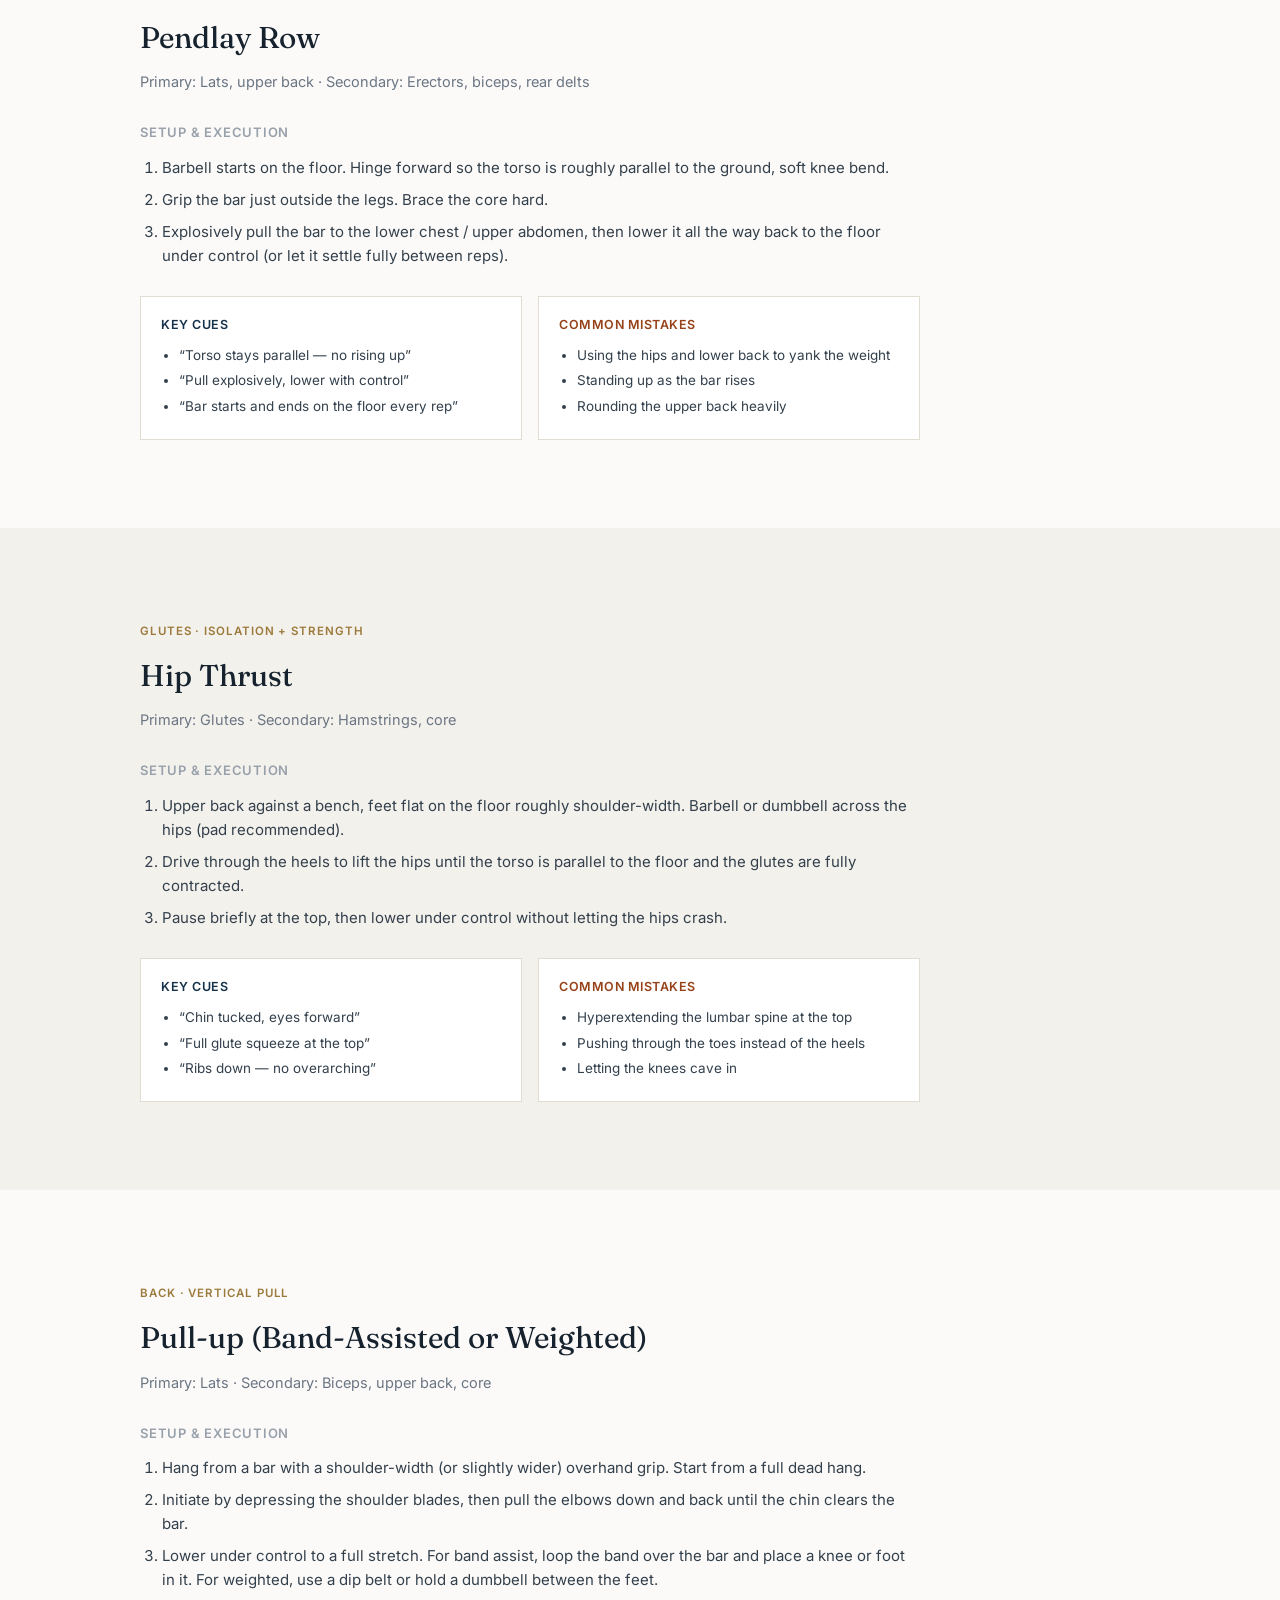
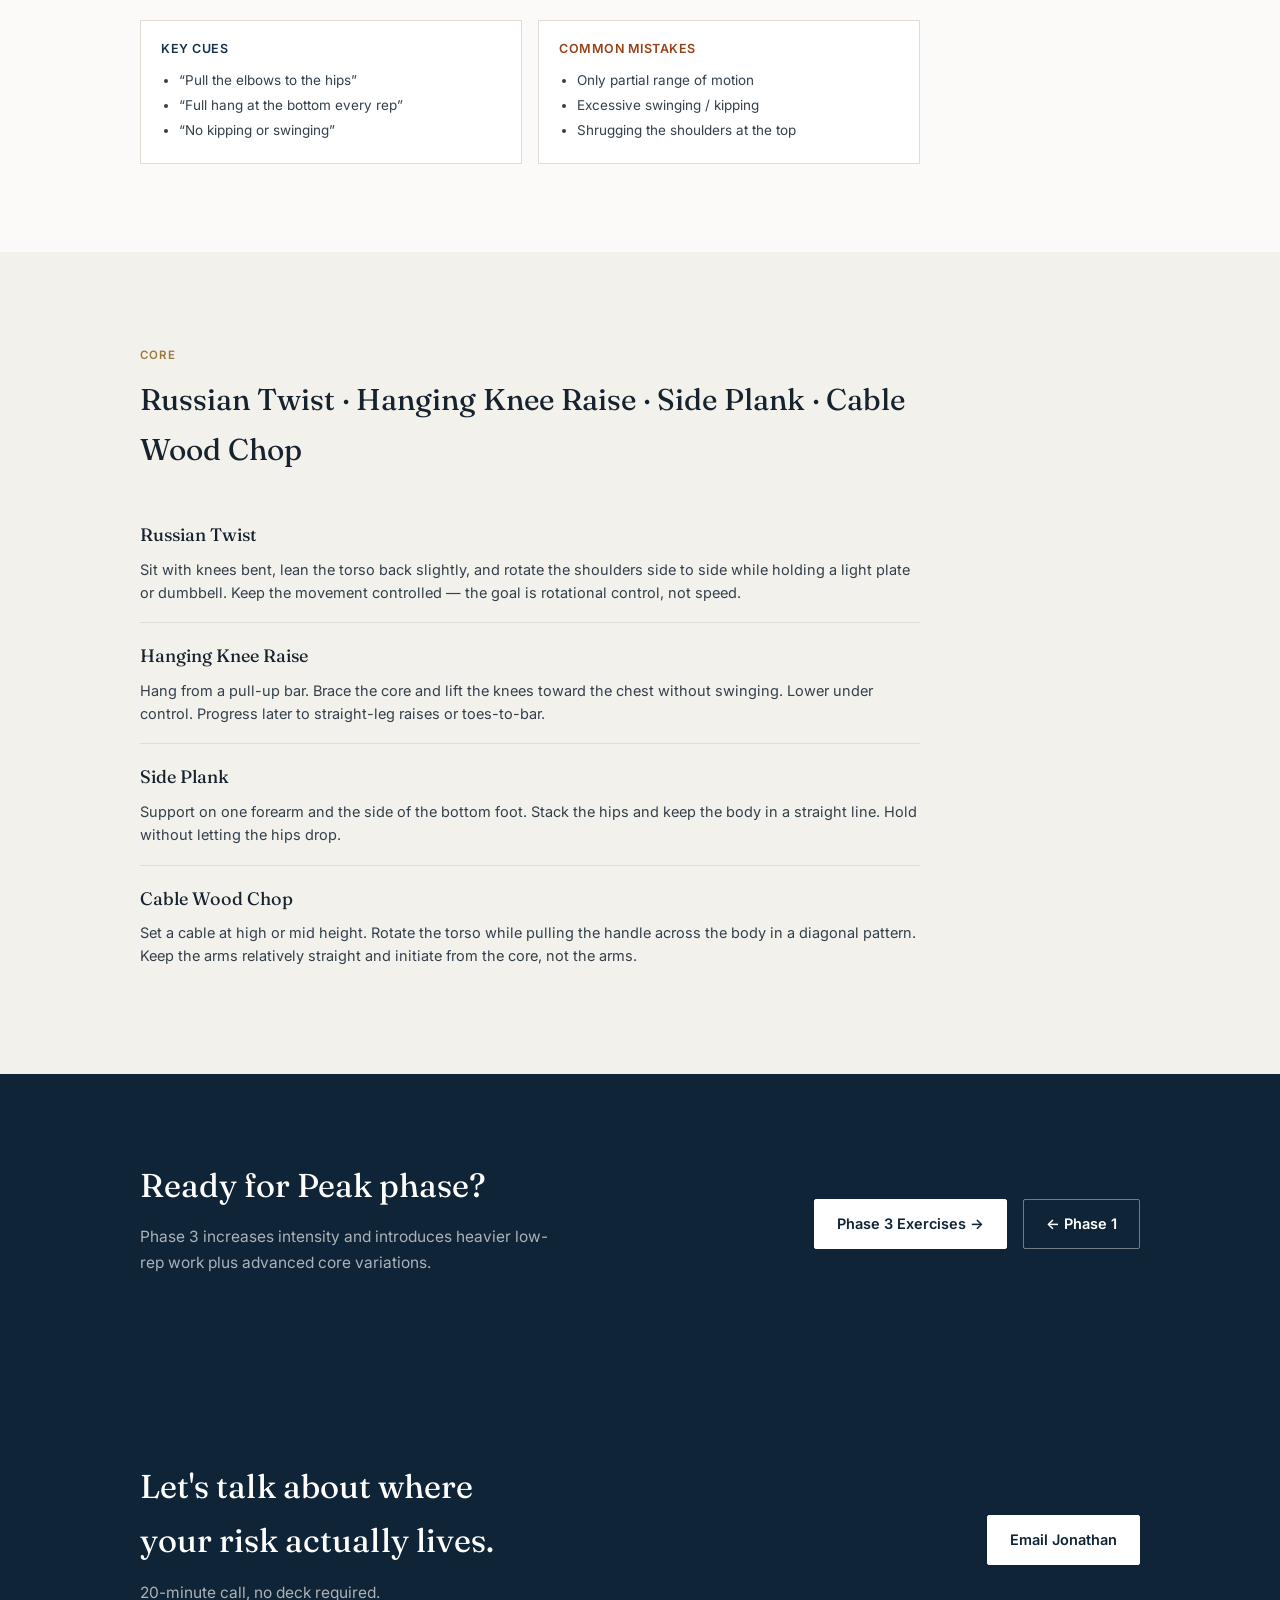
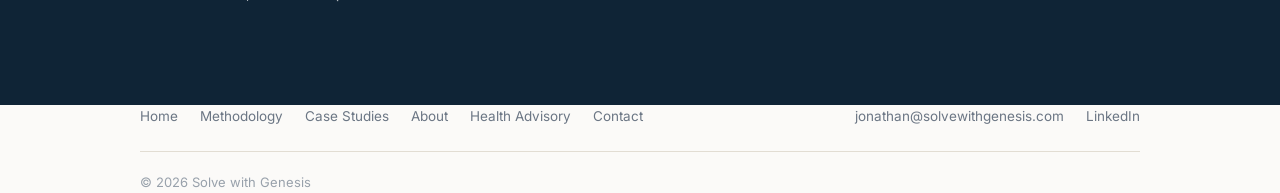
<file: phase-2-exercises.html>
<!DOCTYPE html>
<html lang="en">
<head>
<meta charset="UTF-8">
<meta name="viewport" content="width=device-width, initial-scale=1.0">
<title>Phase 2 Exercises — Build | Solve with Genesis</title>
<meta name="description" content="How to perform the strength exercises used in Phase 2 of the 12-week program: Back Squat, Front Squat, Pendlay Row, Bulgarian Split Squat, and more.">
<link rel="icon" href="favicon-32.png" type="image/png" sizes="32x32">
<link rel="icon" href="favicon-64.png" type="image/png" sizes="64x64">
<link rel="apple-touch-icon" href="favicon-64.png">
<link rel="preconnect" href="https://fonts.googleapis.com">
<link rel="preconnect" href="https://fonts.gstatic.com" crossorigin>
<link href="https://fonts.googleapis.com/css2?family=Fraunces:opsz,wght@9..144,340;9..144,440;9..144,500&family=Inter:wght@400;500;600&display=swap" rel="stylesheet">
<link rel="stylesheet" href="style.css">
</head>
<body>

<header>
  <div class="wrap nav-row">
    <a class="brand" href="index.html">
      <img src="solve_with_genesis_logo_clean.png" alt="Solve with Genesis" class="brand-mark-full">
    </a>
    <nav class="links">
      <a href="index.html">Home</a>
      <a href="methodology.html">Methodology</a>
      <a href="case-studies.html">Case Studies</a>
      <a href="about.html">About</a>
      <a href="cycling-program.html" class="active">Health Advisory</a>
      <a href="#contact">Contact</a>
    </nav>
    <a class="btn btn-primary" href="mailto:jonathan@solvewithgenesis.com">Email Jonathan</a>
  </div>
</header>

<main>

  <section class="page-header">
    <div class="wrap">
      <div class="eyebrow">Phase 2 · Weeks 5–8</div>
      <h1>Build Phase Exercises</h1>
      <p class="sub">Barbell compounds arrive. Heavier loads, tighter technique standards. Master these patterns before the Peak phase.</p>
      <p style="margin-top:20px;"><a class="text-link" href="cycling-program.html">← Back to program overview</a></p>
    </div>
  </section>

  <section style="padding-top:40px;">
    <div class="wrap">
      <div class="note-box safety">
        <strong>Progression note:</strong> Phase 2 introduces the barbell. Start conservatively. Film yourself from the side on the first few sessions of Back Squat and RDL.
      </div>
    </div>
  </section>

  <!-- Back Squat -->
  <section class="on-panel">
    <div class="wrap">
      <div class="exercise-block" id="back-squat">
        <div class="exercise-meta">
          <span class="exercise-tag">Legs · Primary compound</span>
          <h2>Back Squat</h2>
          <p class="exercise-muscles">Primary: Quads, glutes · Secondary: Core, upper back, adductors</p>
        </div>
        <div class="exercise-body">
          <h3>Setup</h3>
          <ol class="form-steps">
            <li>Bar sits on the upper traps (high-bar) or rear delts (low-bar). Unrack with the chest up and core braced.</li>
            <li>Step back, feet roughly shoulder-width, toes slightly out.</li>
            <li>Take a big breath into the belly and brace hard before descending.</li>
          </ol>
          <h3>Execution</h3>
          <ol class="form-steps">
            <li>Break at the hips and knees simultaneously. Keep the torso as upright as your mobility allows.</li>
            <li>Descend until the hip crease is at or below the top of the knee (or as deep as you can with a neutral spine).</li>
            <li>Drive the floor away, keep the knees tracking over the toes, and finish tall with the glutes.</li>
          </ol>
          <div class="cues-grid">
            <div class="cue-box">
              <strong>Key cues</strong>
              <ul>
                <li>“Brace before you move”</li>
                <li>“Knees out over the toes”</li>
                <li>“Drive the floor down”</li>
              </ul>
            </div>
            <div class="cue-box warning">
              <strong>Common mistakes</strong>
              <ul>
                <li>Butt wink (pelvis tucking under at the bottom)</li>
                <li>Knees collapsing inward</li>
                <li>Rising hips faster than the chest (good-morning pattern)</li>
              </ul>
            </div>
          </div>
        </div>
      </div>
    </div>
  </section>

  <!-- Front Squat -->
  <section>
    <div class="wrap">
      <div class="exercise-block" id="front-squat">
        <div class="exercise-meta">
          <span class="exercise-tag">Legs · Quad emphasis</span>
          <h2>Front Squat</h2>
          <p class="exercise-muscles">Primary: Quads · Secondary: Core, upper back, glutes</p>
        </div>
        <div class="exercise-body">
          <h3>Setup</h3>
          <ol class="form-steps">
            <li>Bar rests on the front delts. Elbows high, upper arms parallel to the floor (clean grip or cross-arm grip).</li>
            <li>Unrack, step back, feet shoulder-width.</li>
            <li>Brace the core and keep the elbows pointed forward throughout.</li>
          </ol>
          <h3>Execution</h3>
          <ol class="form-steps">
            <li>Sit straight down between the hips while keeping the elbows high.</li>
            <li>Depth target is the same as the back squat — hip crease at or below the knee if mobility allows.</li>
            <li>Drive up while actively pushing the elbows toward the ceiling.</li>
          </ol>
          <div class="cues-grid">
            <div class="cue-box">
              <strong>Key cues</strong>
              <ul>
                <li>“Elbows high the entire time”</li>
                <li>“Chest stays tall”</li>
                <li>“Sit between the hips”</li>
              </ul>
            </div>
            <div class="cue-box warning">
              <strong>Common mistakes</strong>
              <ul>
                <li>Elbows dropping (bar rolls forward)</li>
                <li>Rounding the upper back</li>
                <li>Shifting the weight onto the toes</li>
              </ul>
            </div>
          </div>
        </div>
      </div>
    </div>
  </section>

  <!-- Bulgarian Split Squat -->
  <section class="on-panel">
    <div class="wrap">
      <div class="exercise-block" id="bulgarian-split-squat">
        <div class="exercise-meta">
          <span class="exercise-tag">Legs · Unilateral</span>
          <h2>Bulgarian Split Squat</h2>
          <p class="exercise-muscles">Primary: Quads, glutes · Secondary: Hip stabilizers, core</p>
        </div>
        <div class="exercise-body">
          <h3>Setup</h3>
          <ol class="form-steps">
            <li>Rear foot elevated on a bench or box roughly knee height. Front foot far enough forward that the knee tracks over the mid-foot at the bottom.</li>
            <li>Hold dumbbells at the sides or a single dumbbell in goblet position.</li>
            <li>Torso stays mostly upright; a slight forward lean is fine.</li>
          </ol>
          <h3>Execution</h3>
          <ol class="form-steps">
            <li>Lower under control until the front thigh is roughly parallel (or the back knee is close to the floor).</li>
            <li>Drive through the front mid-foot and heel to stand.</li>
            <li>Keep the front knee tracking in line with the toes.</li>
          </ol>
          <div class="cues-grid">
            <div class="cue-box">
              <strong>Key cues</strong>
              <ul>
                <li>“Most of the load stays on the front leg”</li>
                <li>“Front knee tracks over the mid-foot”</li>
                <li>“Control the descent”</li>
              </ul>
            </div>
            <div class="cue-box warning">
              <strong>Common mistakes</strong>
              <ul>
                <li>Front foot too close (knee shoots past the toes aggressively)</li>
                <li>Pushing hard off the back foot</li>
                <li>Collapsing the torso forward</li>
              </ul>
            </div>
          </div>
        </div>
      </div>
    </div>
  </section>

  <!-- Pendlay Row -->
  <section>
    <div class="wrap">
      <div class="exercise-block" id="pendlay-row">
        <div class="exercise-meta">
          <span class="exercise-tag">Back · Horizontal pull</span>
          <h2>Pendlay Row</h2>
          <p class="exercise-muscles">Primary: Lats, upper back · Secondary: Erectors, biceps, rear delts</p>
        </div>
        <div class="exercise-body">
          <h3>Setup & Execution</h3>
          <ol class="form-steps">
            <li>Barbell starts on the floor. Hinge forward so the torso is roughly parallel to the ground, soft knee bend.</li>
            <li>Grip the bar just outside the legs. Brace the core hard.</li>
            <li>Explosively pull the bar to the lower chest / upper abdomen, then lower it all the way back to the floor under control (or let it settle fully between reps).</li>
          </ol>
          <div class="cues-grid">
            <div class="cue-box">
              <strong>Key cues</strong>
              <ul>
                <li>“Torso stays parallel — no rising up”</li>
                <li>“Pull explosively, lower with control”</li>
                <li>“Bar starts and ends on the floor every rep”</li>
              </ul>
            </div>
            <div class="cue-box warning">
              <strong>Common mistakes</strong>
              <ul>
                <li>Using the hips and lower back to yank the weight</li>
                <li>Standing up as the bar rises</li>
                <li>Rounding the upper back heavily</li>
              </ul>
            </div>
          </div>
        </div>
      </div>
    </div>
  </section>

  <!-- Hip Thrust -->
  <section class="on-panel">
    <div class="wrap">
      <div class="exercise-block" id="hip-thrust">
        <div class="exercise-meta">
          <span class="exercise-tag">Glutes · Isolation + strength</span>
          <h2>Hip Thrust</h2>
          <p class="exercise-muscles">Primary: Glutes · Secondary: Hamstrings, core</p>
        </div>
        <div class="exercise-body">
          <h3>Setup & Execution</h3>
          <ol class="form-steps">
            <li>Upper back against a bench, feet flat on the floor roughly shoulder-width. Barbell or dumbbell across the hips (pad recommended).</li>
            <li>Drive through the heels to lift the hips until the torso is parallel to the floor and the glutes are fully contracted.</li>
            <li>Pause briefly at the top, then lower under control without letting the hips crash.</li>
          </ol>
          <div class="cues-grid">
            <div class="cue-box">
              <strong>Key cues</strong>
              <ul>
                <li>“Chin tucked, eyes forward”</li>
                <li>“Full glute squeeze at the top”</li>
                <li>“Ribs down — no overarching”</li>
              </ul>
            </div>
            <div class="cue-box warning">
              <strong>Common mistakes</strong>
              <ul>
                <li>Hyperextending the lumbar spine at the top</li>
                <li>Pushing through the toes instead of the heels</li>
                <li>Letting the knees cave in</li>
              </ul>
            </div>
          </div>
        </div>
      </div>
    </div>
  </section>

  <!-- Pull-up / Weighted -->
  <section>
    <div class="wrap">
      <div class="exercise-block" id="pull-up-band-assisted-or-weighted">
        <div class="exercise-meta">
          <span class="exercise-tag">Back · Vertical pull</span>
          <h2>Pull-up (Band-Assisted or Weighted)</h2>
          <p class="exercise-muscles">Primary: Lats · Secondary: Biceps, upper back, core</p>
        </div>
        <div class="exercise-body">
          <h3>Setup & Execution</h3>
          <ol class="form-steps">
            <li>Hang from a bar with a shoulder-width (or slightly wider) overhand grip. Start from a full dead hang.</li>
            <li>Initiate by depressing the shoulder blades, then pull the elbows down and back until the chin clears the bar.</li>
            <li>Lower under control to a full stretch. For band assist, loop the band over the bar and place a knee or foot in it. For weighted, use a dip belt or hold a dumbbell between the feet.</li>
          </ol>
          <div class="cues-grid">
            <div class="cue-box">
              <strong>Key cues</strong>
              <ul>
                <li>“Pull the elbows to the hips”</li>
                <li>“Full hang at the bottom every rep”</li>
                <li>“No kipping or swinging”</li>
              </ul>
            </div>
            <div class="cue-box warning">
              <strong>Common mistakes</strong>
              <ul>
                <li>Only partial range of motion</li>
                <li>Excessive swinging / kipping</li>
                <li>Shrugging the shoulders at the top</li>
              </ul>
            </div>
          </div>
        </div>
      </div>
    </div>
  </section>

  <!-- Core work -->
  <section class="on-panel">
    <div class="wrap">
      <div class="exercise-block" id="core-russian-twist-hanging-knee-raise-side-plank-cable-wood-chop">
        <div class="exercise-meta">
          <span class="exercise-tag">Core</span>
          <h2>Russian Twist · Hanging Knee Raise · Side Plank · Cable Wood Chop</h2>
        </div>
        <div class="exercise-body">
          <div class="mini-ex">
            <h3>Russian Twist</h3>
            <p>Sit with knees bent, lean the torso back slightly, and rotate the shoulders side to side while holding a light plate or dumbbell. Keep the movement controlled — the goal is rotational control, not speed.</p>
          </div>
          <div class="mini-ex">
            <h3>Hanging Knee Raise</h3>
            <p>Hang from a pull-up bar. Brace the core and lift the knees toward the chest without swinging. Lower under control. Progress later to straight-leg raises or toes-to-bar.</p>
          </div>
          <div class="mini-ex">
            <h3>Side Plank</h3>
            <p>Support on one forearm and the side of the bottom foot. Stack the hips and keep the body in a straight line. Hold without letting the hips drop.</p>
          </div>
          <div class="mini-ex">
            <h3>Cable Wood Chop</h3>
            <p>Set a cable at high or mid height. Rotate the torso while pulling the handle across the body in a diagonal pattern. Keep the arms relatively straight and initiate from the core, not the arms.</p>
          </div>
        </div>
      </div>
    </div>
  </section>

  <section class="cta-band" id="next-phase">
    <div class="wrap inner">
      <div>
        <h2>Ready for Peak phase?</h2>
        <p class="sub">Phase 3 increases intensity and introduces heavier low-rep work plus advanced core variations.</p>
      </div>
      <div style="display:flex;gap:16px;flex-wrap:wrap;">
        <a class="btn btn-light" href="phase-3-exercises.html">Phase 3 Exercises →</a>
        <a class="btn btn-outline" style="border-color:rgba(255,255,255,0.4);color:#fff;" href="phase-1-exercises.html">← Phase 1</a>
      </div>
    </div>
  </section>


  <section class="cta-band" id="contact">
    <div class="wrap inner">
      <div>
        <h2>Let's talk about where your risk actually lives.</h2>
        <p class="sub">20-minute call, no deck required.</p>
      </div>
      <a class="btn btn-light" href="mailto:jonathan@solvewithgenesis.com">Email Jonathan</a>
    </div>
  </section>

</main>

<footer>
  <div class="wrap">
    <div class="foot-top">
      <div class="foot-links">
        <a href="index.html">Home</a>
        <a href="methodology.html">Methodology</a>
        <a href="case-studies.html">Case Studies</a>
        <a href="about.html">About</a>
        <a href="cycling-program.html">Health Advisory</a>
        <a href="#contact">Contact</a>
      </div>
      <div class="foot-contact">
        <a href="mailto:jonathan@solvewithgenesis.com">jonathan@solvewithgenesis.com</a>
        <a href="https://linkedin.com/in/your-profile" target="_blank" rel="noopener">LinkedIn</a>
      </div>
    </div>
    <div class="foot-row">
      <span>© <span id="year"></span> Solve with Genesis</span>
    </div>
  </div>
</footer>

<script>document.getElementById('year').textContent = new Date().getFullYear();</script>
</body>
</html>
</file>
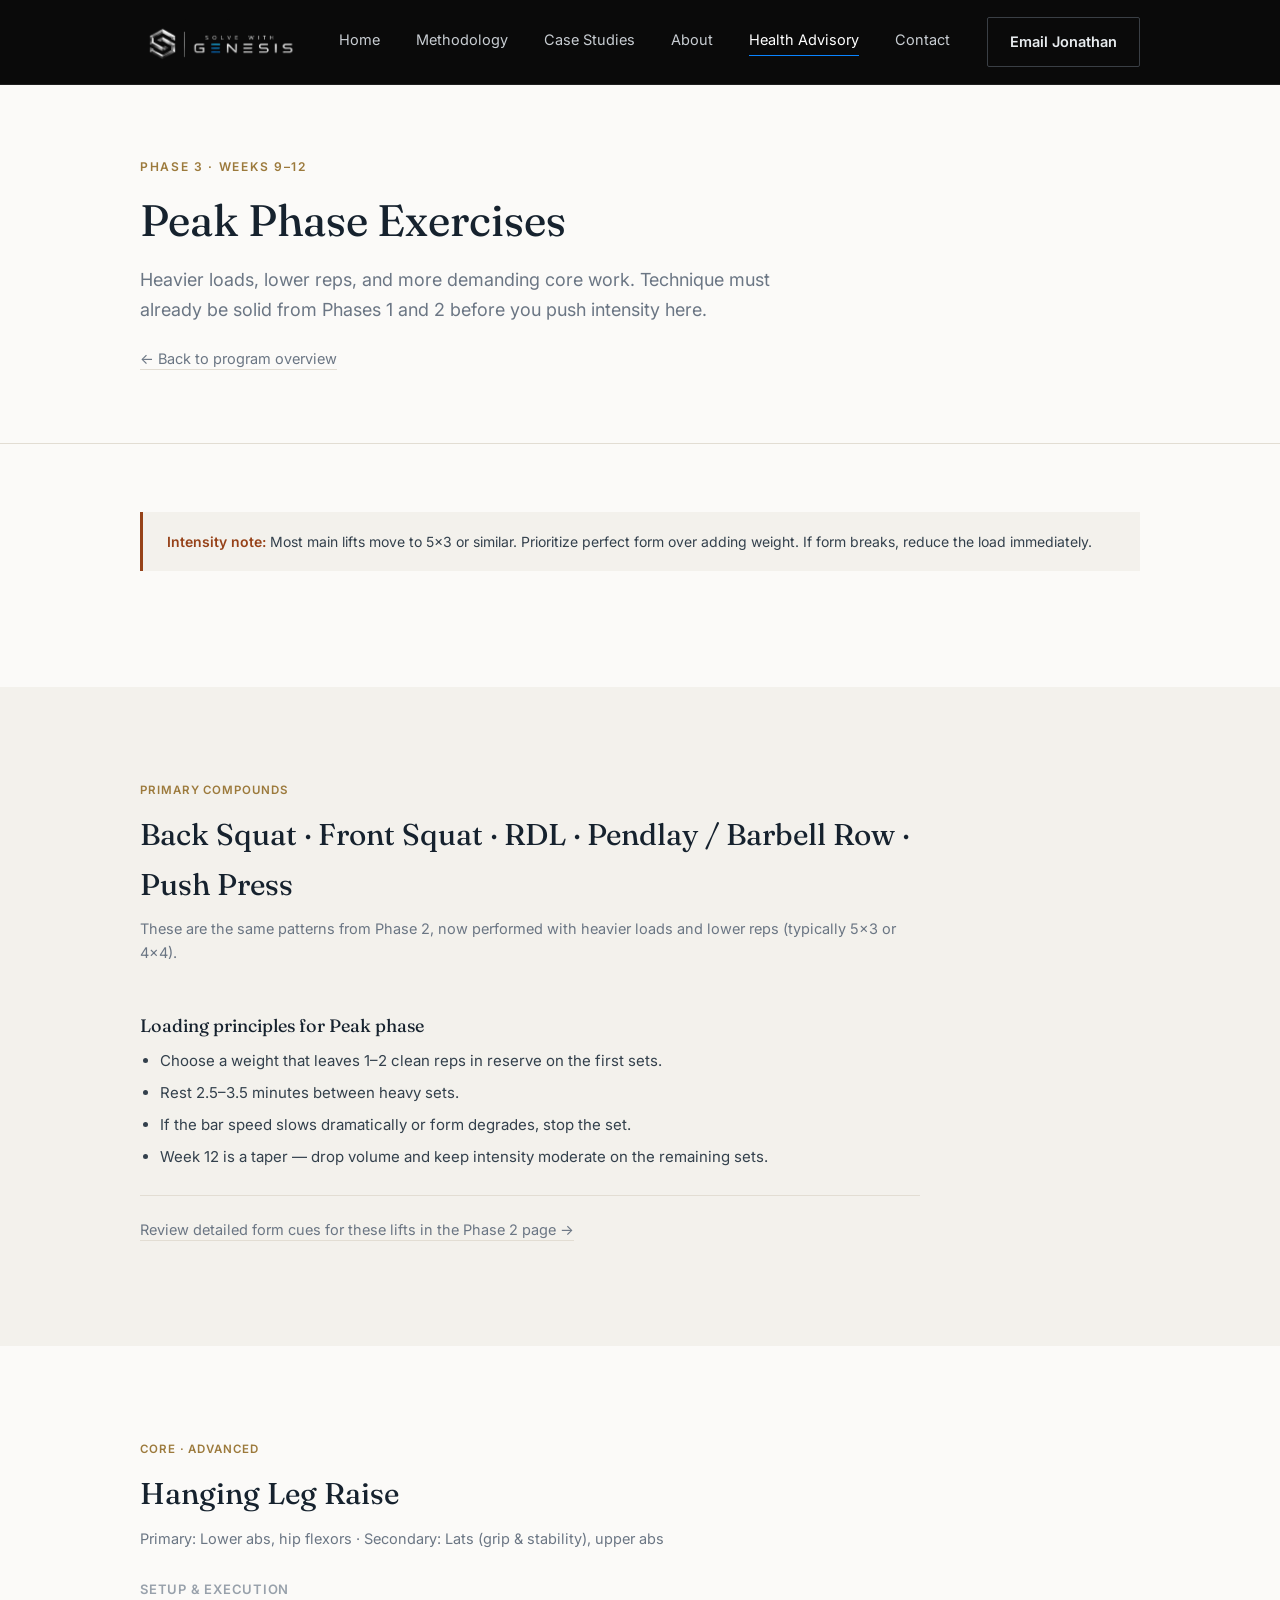
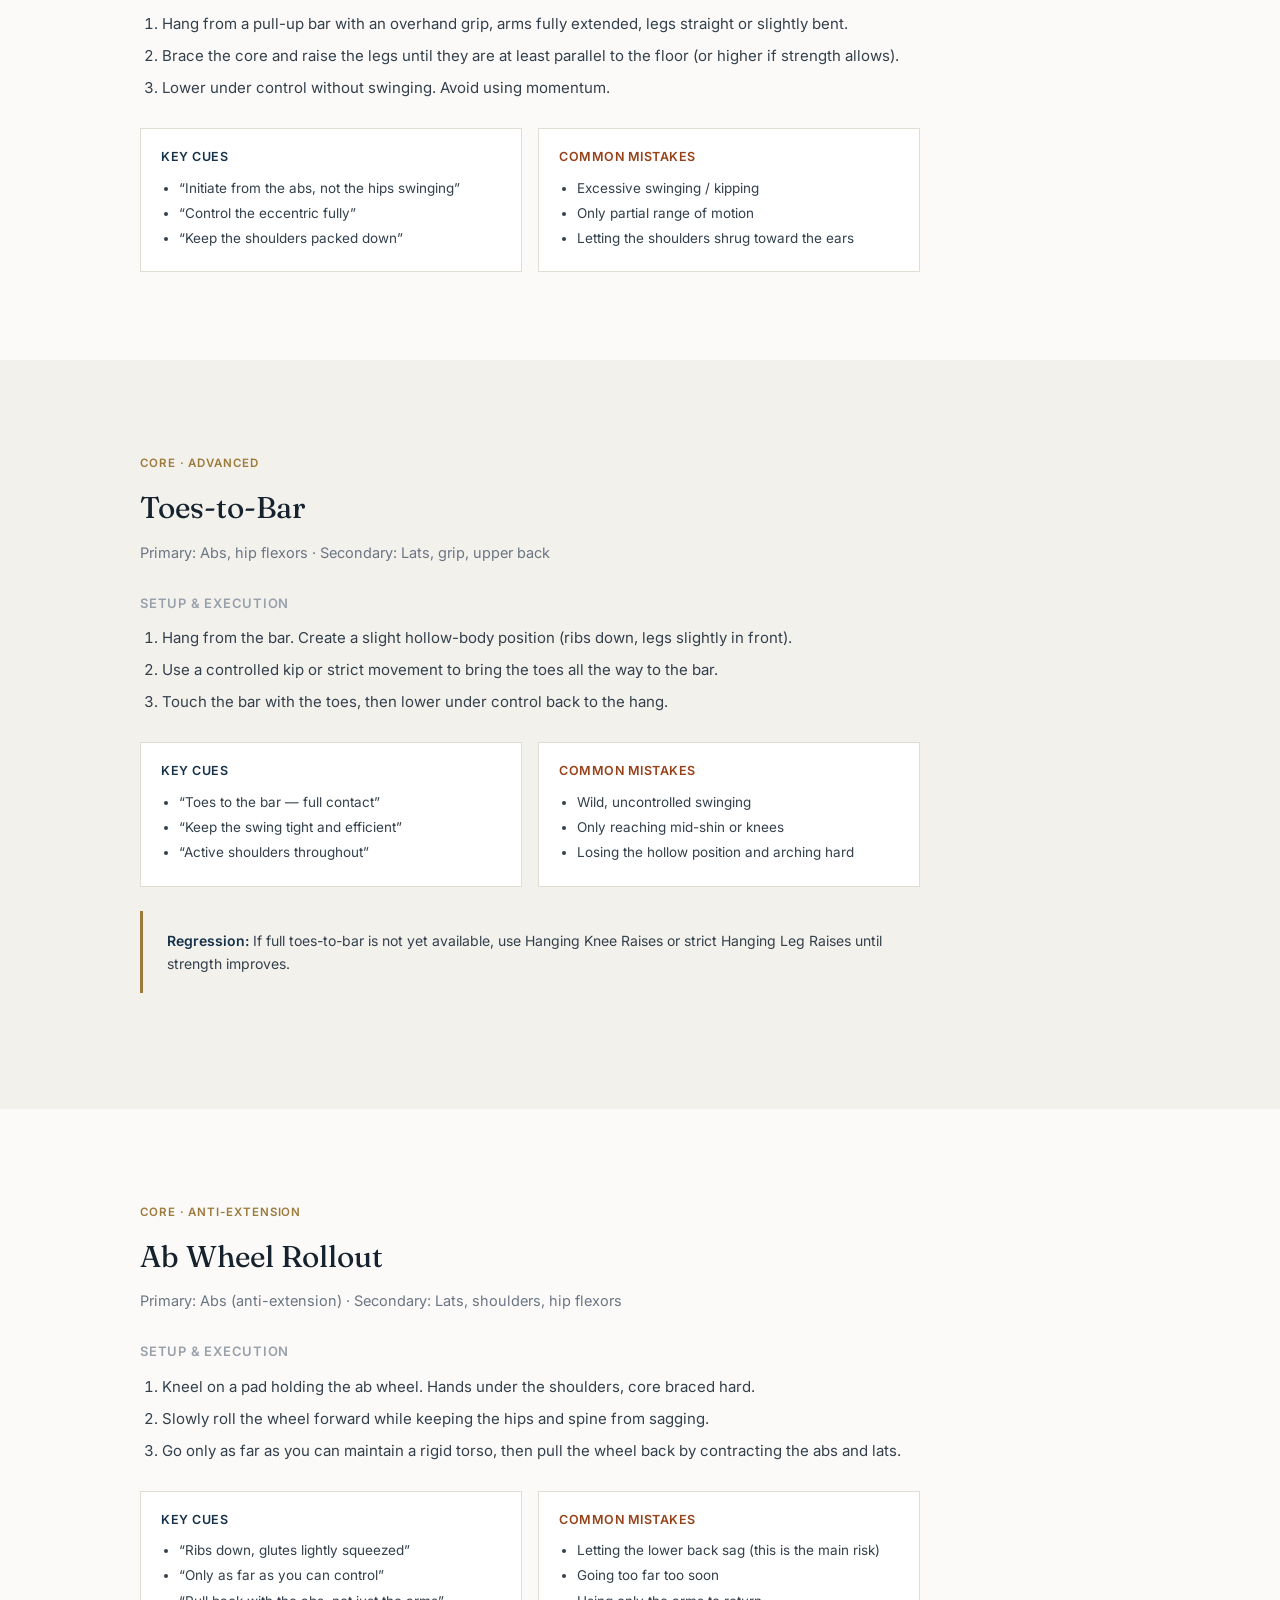
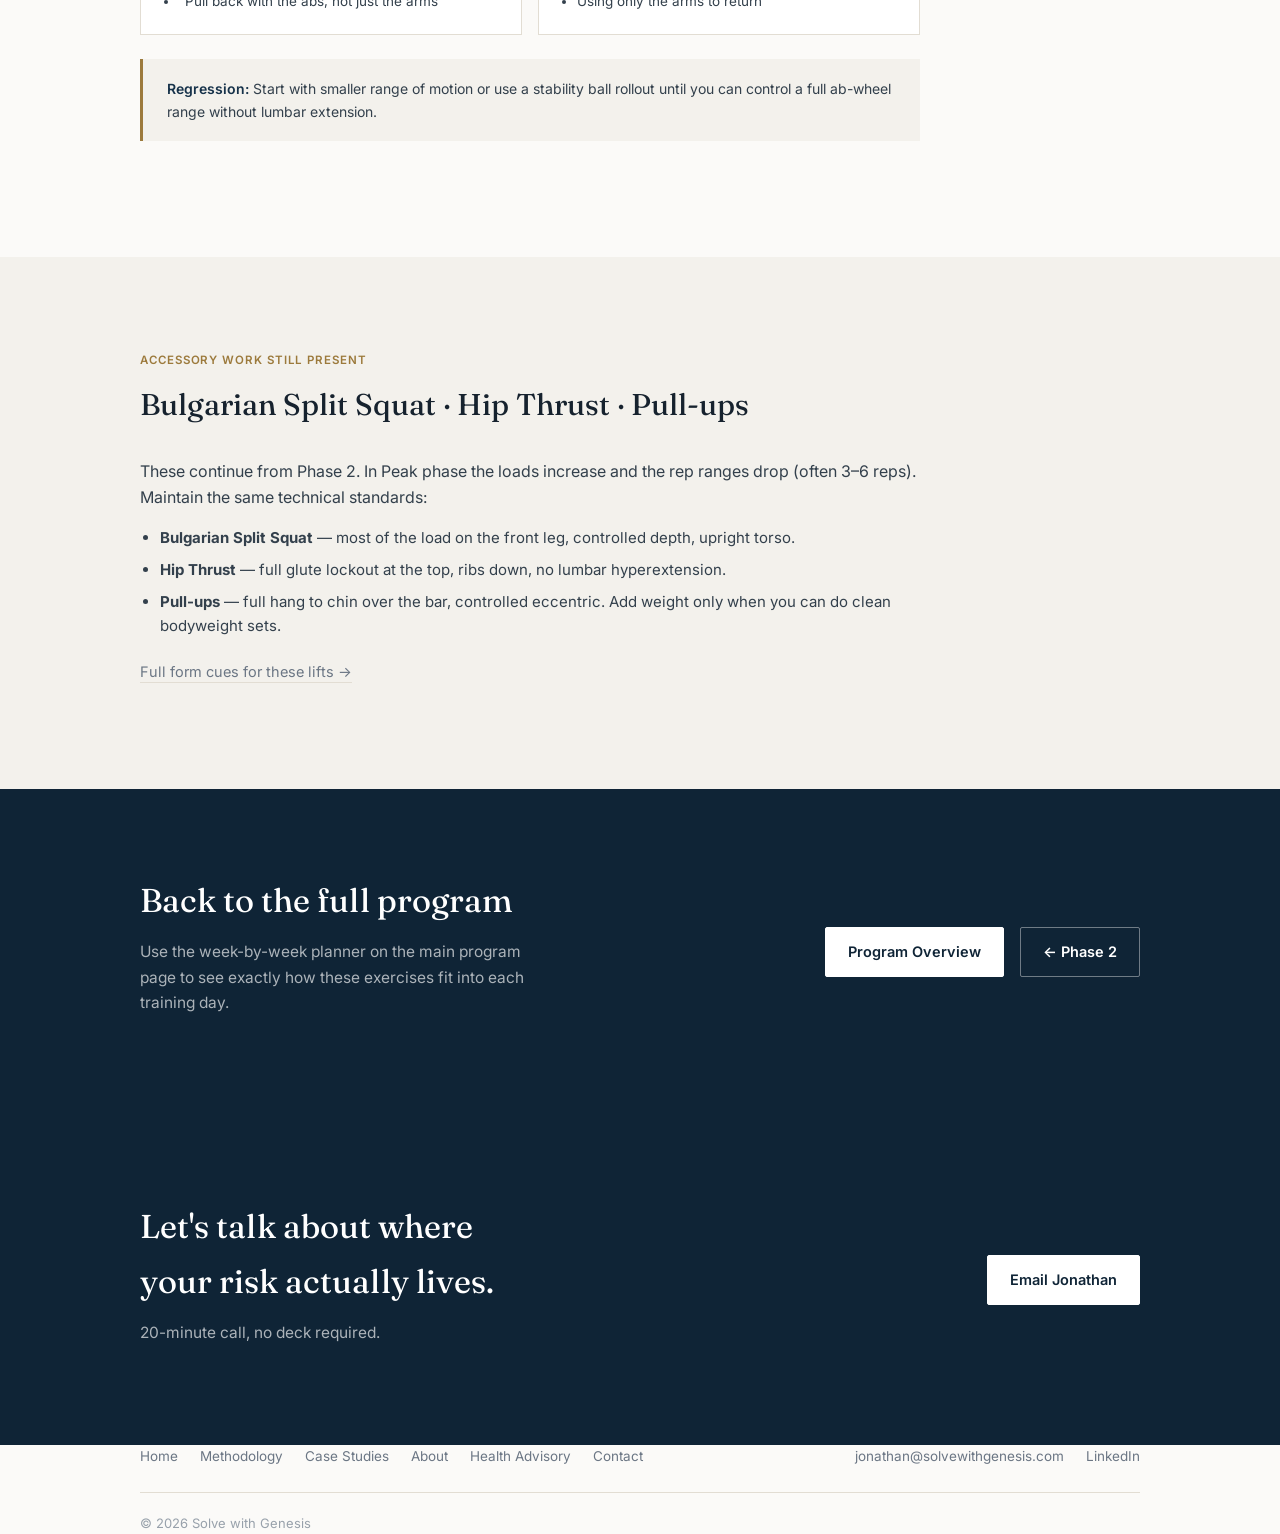
<file: phase-3-exercises.html>
<!DOCTYPE html>
<html lang="en">
<head>
<meta charset="UTF-8">
<meta name="viewport" content="width=device-width, initial-scale=1.0">
<title>Phase 3 Exercises — Peak | Solve with Genesis</title>
<meta name="description" content="How to perform the strength exercises used in Phase 3 of the 12-week program: heavy low-rep compounds, Toes-to-Bar, Ab Wheel, and more.">
<link rel="icon" href="favicon-32.png" type="image/png" sizes="32x32">
<link rel="icon" href="favicon-64.png" type="image/png" sizes="64x64">
<link rel="apple-touch-icon" href="favicon-64.png">
<link rel="preconnect" href="https://fonts.googleapis.com">
<link rel="preconnect" href="https://fonts.gstatic.com" crossorigin>
<link href="https://fonts.googleapis.com/css2?family=Fraunces:opsz,wght@9..144,340;9..144,440;9..144,500&family=Inter:wght@400;500;600&display=swap" rel="stylesheet">
<link rel="stylesheet" href="style.css">
</head>
<body>

<header>
  <div class="wrap nav-row">
    <a class="brand" href="index.html">
      <img src="solve_with_genesis_logo_clean.png" alt="Solve with Genesis" class="brand-mark-full">
    </a>
    <nav class="links">
      <a href="index.html">Home</a>
      <a href="methodology.html">Methodology</a>
      <a href="case-studies.html">Case Studies</a>
      <a href="about.html">About</a>
      <a href="cycling-program.html" class="active">Health Advisory</a>
      <a href="#contact">Contact</a>
    </nav>
    <a class="btn btn-primary" href="mailto:jonathan@solvewithgenesis.com">Email Jonathan</a>
  </div>
</header>

<main>

  <section class="page-header">
    <div class="wrap">
      <div class="eyebrow">Phase 3 · Weeks 9–12</div>
      <h1>Peak Phase Exercises</h1>
      <p class="sub">Heavier loads, lower reps, and more demanding core work. Technique must already be solid from Phases 1 and 2 before you push intensity here.</p>
      <p style="margin-top:20px;"><a class="text-link" href="cycling-program.html">← Back to program overview</a></p>
    </div>
  </section>

  <section style="padding-top:40px;">
    <div class="wrap">
      <div class="note-box safety">
        <strong>Intensity note:</strong> Most main lifts move to 5×3 or similar. Prioritize perfect form over adding weight. If form breaks, reduce the load immediately.
      </div>
    </div>
  </section>

  <!-- Heavy compounds reminder -->
  <section class="on-panel">
    <div class="wrap">
      <div class="exercise-block" id="phase3-main-lifts">
        <div class="exercise-meta">
          <span class="exercise-tag">Primary compounds</span>
          <h2>Back Squat · Front Squat · RDL · Pendlay / Barbell Row · Push Press</h2>
          <p class="exercise-muscles">These are the same patterns from Phase 2, now performed with heavier loads and lower reps (typically 5×3 or 4×4).</p>
        </div>
        <div class="exercise-body">
          <div class="mini-ex">
            <h3>Loading principles for Peak phase</h3>
            <ul class="form-steps" style="list-style:disc;padding-left:20px;">
              <li>Choose a weight that leaves 1–2 clean reps in reserve on the first sets.</li>
              <li>Rest 2.5–3.5 minutes between heavy sets.</li>
              <li>If the bar speed slows dramatically or form degrades, stop the set.</li>
              <li>Week 12 is a taper — drop volume and keep intensity moderate on the remaining sets.</li>
            </ul>
          </div>
          <p style="margin-top:20px;"><a class="text-link" href="phase-2-exercises.html">Review detailed form cues for these lifts in the Phase 2 page →</a></p>
        </div>
      </div>
    </div>
  </section>

  <!-- Hanging Leg Raise -->
  <section>
    <div class="wrap">
      <div class="exercise-block" id="hanging-leg-raise">
        <div class="exercise-meta">
          <span class="exercise-tag">Core · Advanced</span>
          <h2>Hanging Leg Raise</h2>
          <p class="exercise-muscles">Primary: Lower abs, hip flexors · Secondary: Lats (grip & stability), upper abs</p>
        </div>
        <div class="exercise-body">
          <h3>Setup & Execution</h3>
          <ol class="form-steps">
            <li>Hang from a pull-up bar with an overhand grip, arms fully extended, legs straight or slightly bent.</li>
            <li>Brace the core and raise the legs until they are at least parallel to the floor (or higher if strength allows).</li>
            <li>Lower under control without swinging. Avoid using momentum.</li>
          </ol>
          <div class="cues-grid">
            <div class="cue-box">
              <strong>Key cues</strong>
              <ul>
                <li>“Initiate from the abs, not the hips swinging”</li>
                <li>“Control the eccentric fully”</li>
                <li>“Keep the shoulders packed down”</li>
              </ul>
            </div>
            <div class="cue-box warning">
              <strong>Common mistakes</strong>
              <ul>
                <li>Excessive swinging / kipping</li>
                <li>Only partial range of motion</li>
                <li>Letting the shoulders shrug toward the ears</li>
              </ul>
            </div>
          </div>
        </div>
      </div>
    </div>
  </section>

  <!-- Toes-to-Bar -->
  <section class="on-panel">
    <div class="wrap">
      <div class="exercise-block" id="toes-to-bar">
        <div class="exercise-meta">
          <span class="exercise-tag">Core · Advanced</span>
          <h2>Toes-to-Bar</h2>
          <p class="exercise-muscles">Primary: Abs, hip flexors · Secondary: Lats, grip, upper back</p>
        </div>
        <div class="exercise-body">
          <h3>Setup & Execution</h3>
          <ol class="form-steps">
            <li>Hang from the bar. Create a slight hollow-body position (ribs down, legs slightly in front).</li>
            <li>Use a controlled kip or strict movement to bring the toes all the way to the bar.</li>
            <li>Touch the bar with the toes, then lower under control back to the hang.</li>
          </ol>
          <div class="cues-grid">
            <div class="cue-box">
              <strong>Key cues</strong>
              <ul>
                <li>“Toes to the bar — full contact”</li>
                <li>“Keep the swing tight and efficient”</li>
                <li>“Active shoulders throughout”</li>
              </ul>
            </div>
            <div class="cue-box warning">
              <strong>Common mistakes</strong>
              <ul>
                <li>Wild, uncontrolled swinging</li>
                <li>Only reaching mid-shin or knees</li>
                <li>Losing the hollow position and arching hard</li>
              </ul>
            </div>
          </div>
          <div class="note-box" style="margin-top:24px;">
            <strong>Regression:</strong> If full toes-to-bar is not yet available, use Hanging Knee Raises or strict Hanging Leg Raises until strength improves.
          </div>
        </div>
      </div>
    </div>
  </section>

  <!-- Ab Wheel Rollout -->
  <section>
    <div class="wrap">
      <div class="exercise-block" id="ab-wheel-rollout">
        <div class="exercise-meta">
          <span class="exercise-tag">Core · Anti-extension</span>
          <h2>Ab Wheel Rollout</h2>
          <p class="exercise-muscles">Primary: Abs (anti-extension) · Secondary: Lats, shoulders, hip flexors</p>
        </div>
        <div class="exercise-body">
          <h3>Setup & Execution</h3>
          <ol class="form-steps">
            <li>Kneel on a pad holding the ab wheel. Hands under the shoulders, core braced hard.</li>
            <li>Slowly roll the wheel forward while keeping the hips and spine from sagging.</li>
            <li>Go only as far as you can maintain a rigid torso, then pull the wheel back by contracting the abs and lats.</li>
          </ol>
          <div class="cues-grid">
            <div class="cue-box">
              <strong>Key cues</strong>
              <ul>
                <li>“Ribs down, glutes lightly squeezed”</li>
                <li>“Only as far as you can control”</li>
                <li>“Pull back with the abs, not just the arms”</li>
              </ul>
            </div>
            <div class="cue-box warning">
              <strong>Common mistakes</strong>
              <ul>
                <li>Letting the lower back sag (this is the main risk)</li>
                <li>Going too far too soon</li>
                <li>Using only the arms to return</li>
              </ul>
            </div>
          </div>
          <div class="note-box" style="margin-top:24px;">
            <strong>Regression:</strong> Start with smaller range of motion or use a stability ball rollout until you can control a full ab-wheel range without lumbar extension.
          </div>
        </div>
      </div>
    </div>
  </section>

  <!-- Bulgarian & Hip Thrust reminder -->
  <section class="on-panel">
    <div class="wrap">
      <div class="exercise-block" id="phase3-accessory-lifts">
        <div class="exercise-meta">
          <span class="exercise-tag">Accessory work still present</span>
          <h2>Bulgarian Split Squat · Hip Thrust · Pull-ups</h2>
        </div>
        <div class="exercise-body">
          <p>These continue from Phase 2. In Peak phase the loads increase and the rep ranges drop (often 3–6 reps). Maintain the same technical standards:</p>
          <ul class="form-steps" style="list-style:disc;padding-left:20px;margin-top:12px;">
            <li><strong>Bulgarian Split Squat</strong> — most of the load on the front leg, controlled depth, upright torso.</li>
            <li><strong>Hip Thrust</strong> — full glute lockout at the top, ribs down, no lumbar hyperextension.</li>
            <li><strong>Pull-ups</strong> — full hang to chin over the bar, controlled eccentric. Add weight only when you can do clean bodyweight sets.</li>
          </ul>
          <p style="margin-top:20px;"><a class="text-link" href="phase-2-exercises.html">Full form cues for these lifts →</a></p>
        </div>
      </div>
    </div>
  </section>

  <section class="cta-band" id="next-phase">
    <div class="wrap inner">
      <div>
        <h2>Back to the full program</h2>
        <p class="sub">Use the week-by-week planner on the main program page to see exactly how these exercises fit into each training day.</p>
      </div>
      <div style="display:flex;gap:16px;flex-wrap:wrap;">
        <a class="btn btn-light" href="cycling-program.html">Program Overview</a>
        <a class="btn btn-outline" style="border-color:rgba(255,255,255,0.4);color:#fff;" href="phase-2-exercises.html">← Phase 2</a>
      </div>
    </div>
  </section>


  <section class="cta-band" id="contact">
    <div class="wrap inner">
      <div>
        <h2>Let's talk about where your risk actually lives.</h2>
        <p class="sub">20-minute call, no deck required.</p>
      </div>
      <a class="btn btn-light" href="mailto:jonathan@solvewithgenesis.com">Email Jonathan</a>
    </div>
  </section>

</main>

<footer>
  <div class="wrap">
    <div class="foot-top">
      <div class="foot-links">
        <a href="index.html">Home</a>
        <a href="methodology.html">Methodology</a>
        <a href="case-studies.html">Case Studies</a>
        <a href="about.html">About</a>
        <a href="cycling-program.html">Health Advisory</a>
        <a href="#contact">Contact</a>
      </div>
      <div class="foot-contact">
        <a href="mailto:jonathan@solvewithgenesis.com">jonathan@solvewithgenesis.com</a>
        <a href="https://linkedin.com/in/your-profile" target="_blank" rel="noopener">LinkedIn</a>
      </div>
    </div>
    <div class="foot-row">
      <span>© <span id="year"></span> Solve with Genesis</span>
    </div>
  </div>
</footer>

<script>document.getElementById('year').textContent = new Date().getFullYear();</script>
</body>
</html>
</file>
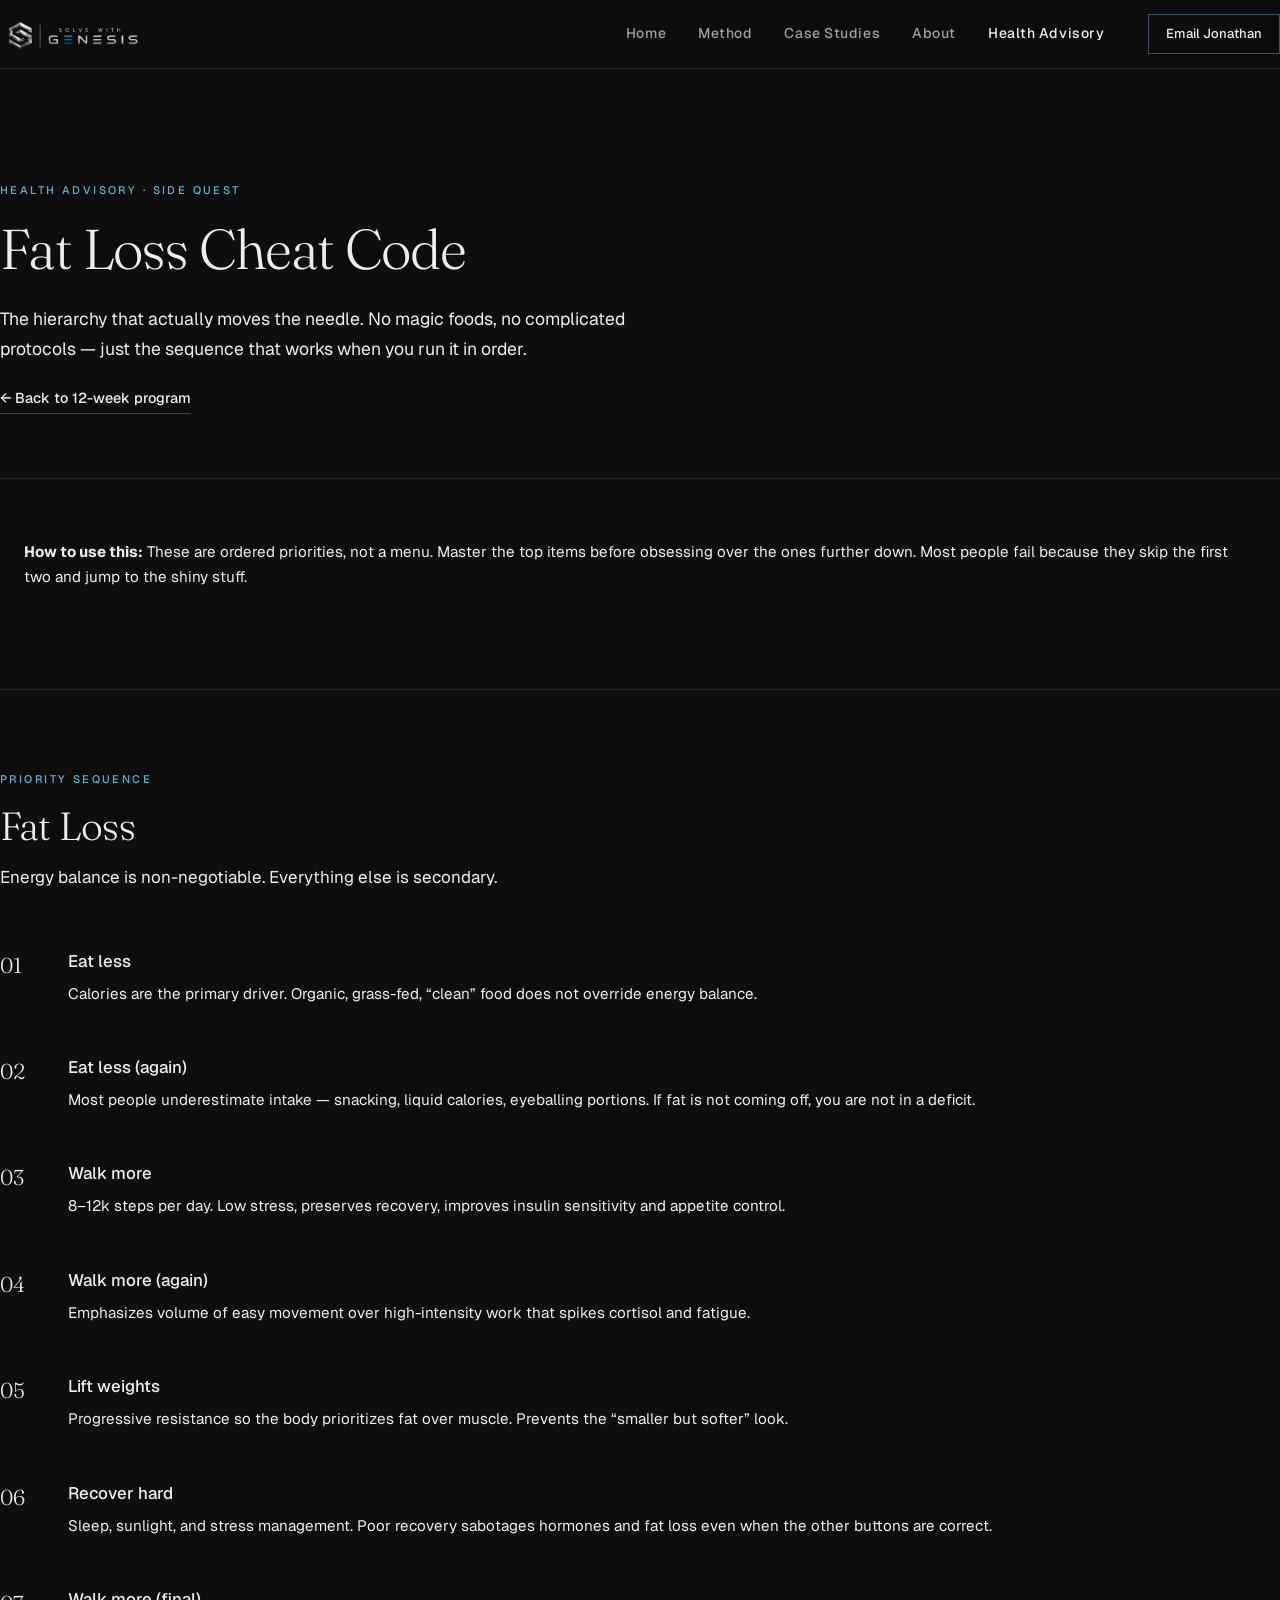
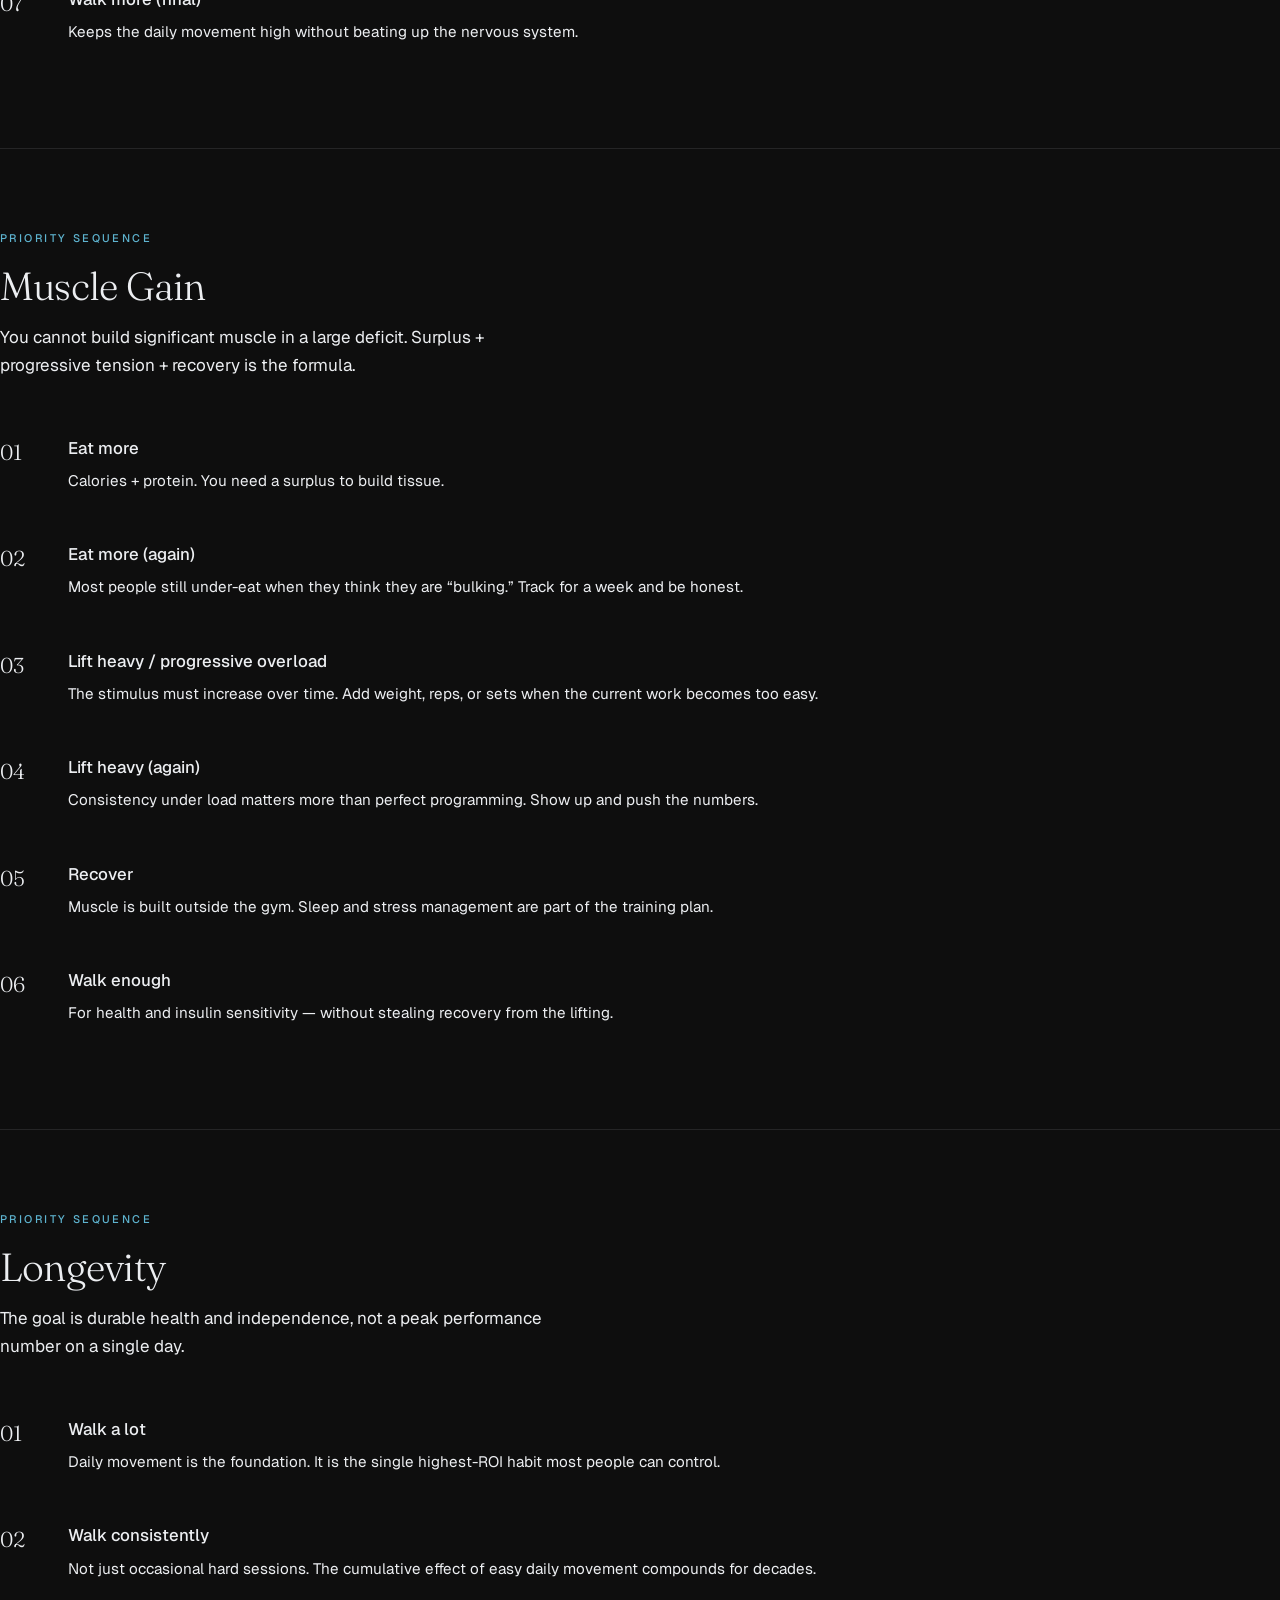
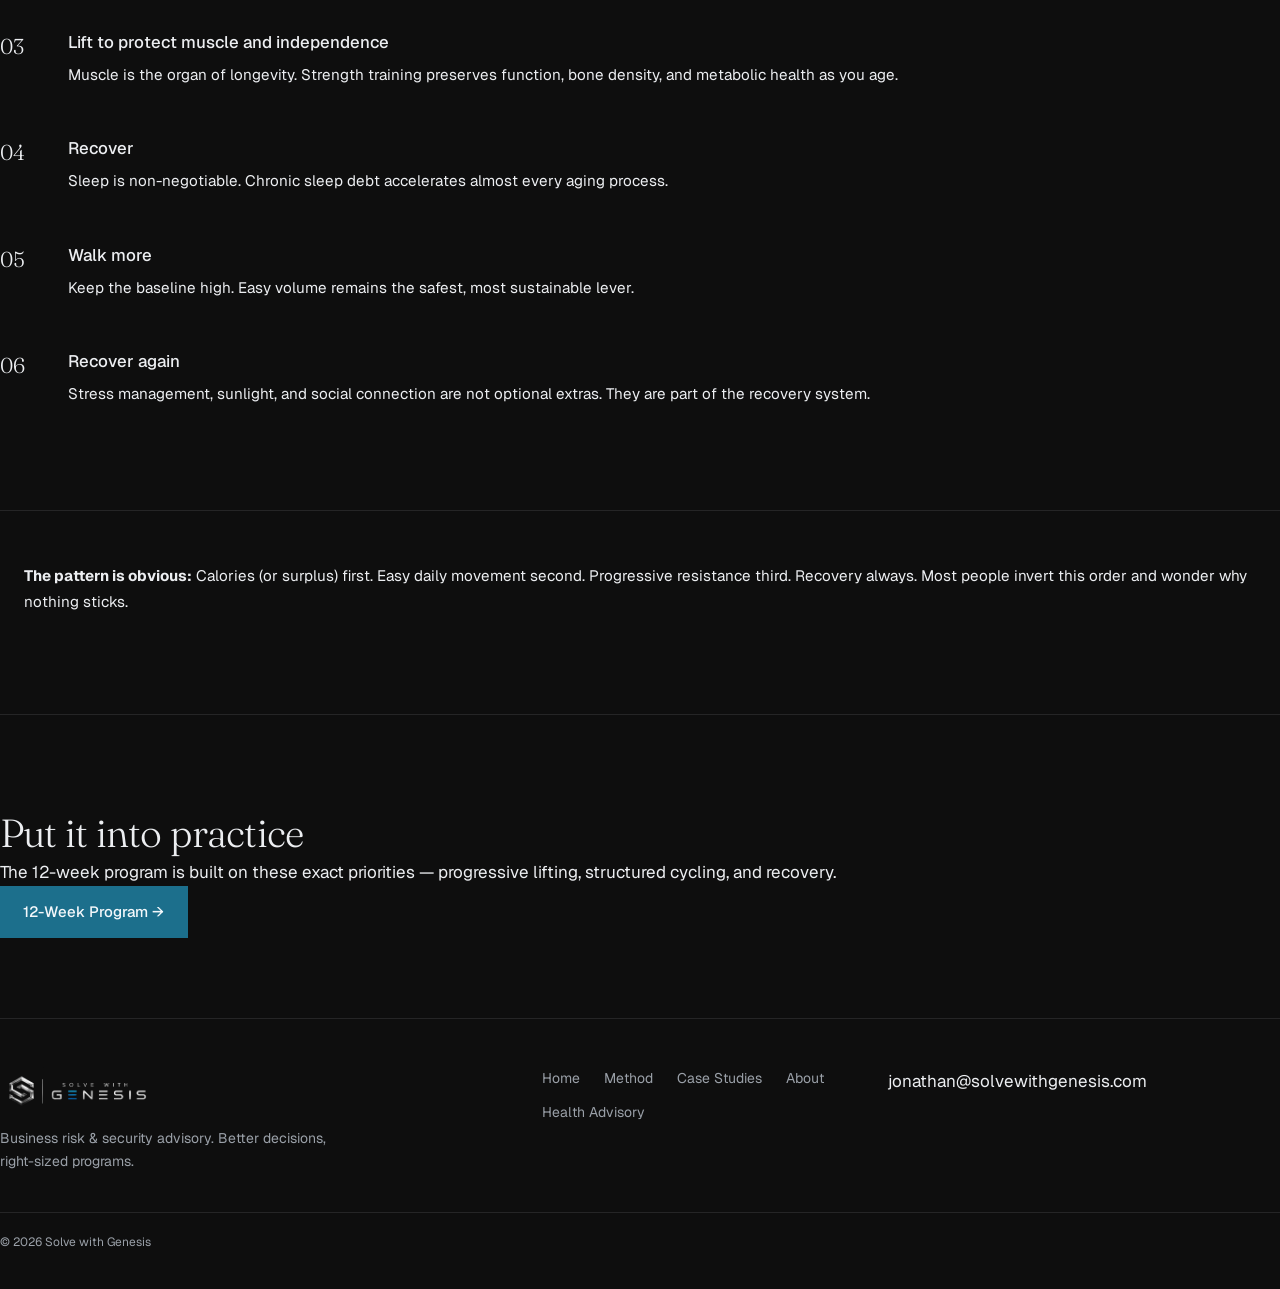
<file: principles.html>
<!DOCTYPE html>
<html lang="en">
<head>
<meta charset="utf-8"/>
<meta name="viewport" content="width=device-width, initial-scale=1"/>
<title>Training Principles — Health Advisory | Solve with Genesis</title>
<meta name="description" content="The simple sequences that actually work for fat loss, muscle gain, and longevity."/>
<meta name="theme-color" content="#0b0d10"/>
<link rel="icon" href="favicon-32.png" type="image/png" sizes="32x32"/>
<link rel="apple-touch-icon" href="favicon-64.png"/>
<link rel="preconnect" href="https://fonts.googleapis.com"/>
<link rel="preconnect" href="https://fonts.gstatic.com" crossorigin/>
<link href="https://fonts.googleapis.com/css2?family=Fraunces:opsz,wght@9..144,300;9..144,400&family=Geist:wght@400;500;600&display=swap" rel="stylesheet"/>
<link rel="stylesheet" href="styles.css"/>
<link rel="stylesheet" href="styles-depth.css"/>
</head>
<body class="grain">
<header class="site-header">
  <div class="container header-inner">
    <a href="/" aria-label="Solve with Genesis — home">
      <img class="logo" src="solve_with_genesis_logo_clean.png" alt="Solve with Genesis" width="330" height="104"/>
    </a>
    <nav class="nav" aria-label="Primary">
        <a href="/">Home</a>
        <a href="methodology.html">Method</a>
        <a href="case-studies.html">Case Studies</a>
        <a href="about.html">About</a>
        <a href="cycling-program.html" class="active">Health Advisory</a>
    </nav>
    <a class="header-cta" href="mailto:jonathan@solvewithgenesis.com">Email Jonathan</a>
  </div>
</header>

<main>
  <section class="page-hero">
    <div class="container">
      <p class="label">Health Advisory · Side Quest</p>
      <h1 class="text-metal">Fat Loss Cheat Code</h1>
      <p class="sub">The hierarchy that actually moves the needle. No magic foods, no complicated protocols — just the sequence that works when you run it in order.</p>
      <p style="margin-top:1.25rem"><a class="text-link" href="cycling-program.html">← Back to 12-week program</a></p>
    </div>
  </section>

  <section class="section" style="padding-top:2.5rem">
    <div class="container">
      <div class="note-box"><strong>How to use this:</strong> These are ordered priorities, not a menu. Master the top items before obsessing over the ones further down. Most people fail because they skip the first two and jump to the shiny stuff.</div>
    </div>
  </section>

  <section class="section" id="fat-loss">
    <div class="container">
      <p class="label">Priority sequence</p>
      <h2 class="text-metal">Fat Loss</h2>
      <p style="margin-top:0.75rem;max-width:36rem;color:var(--muted-foreground);line-height:1.65">Energy balance is non-negotiable. Everything else is secondary.</p>
      <div class="principle-list" style="margin-top:2rem">
        <div class="principle-item"><div class="principle-num">01</div><div><h3>Eat less</h3><p>Calories are the primary driver. Organic, grass-fed, “clean” food does not override energy balance.</p></div></div>
        <div class="principle-item"><div class="principle-num">02</div><div><h3>Eat less (again)</h3><p>Most people underestimate intake — snacking, liquid calories, eyeballing portions. If fat is not coming off, you are not in a deficit.</p></div></div>
        <div class="principle-item"><div class="principle-num">03</div><div><h3>Walk more</h3><p>8–12k steps per day. Low stress, preserves recovery, improves insulin sensitivity and appetite control.</p></div></div>
        <div class="principle-item"><div class="principle-num">04</div><div><h3>Walk more (again)</h3><p>Emphasizes volume of easy movement over high-intensity work that spikes cortisol and fatigue.</p></div></div>
        <div class="principle-item"><div class="principle-num">05</div><div><h3>Lift weights</h3><p>Progressive resistance so the body prioritizes fat over muscle. Prevents the “smaller but softer” look.</p></div></div>
        <div class="principle-item"><div class="principle-num">06</div><div><h3>Recover hard</h3><p>Sleep, sunlight, and stress management. Poor recovery sabotages hormones and fat loss even when the other buttons are correct.</p></div></div>
        <div class="principle-item"><div class="principle-num">07</div><div><h3>Walk more (final)</h3><p>Keeps the daily movement high without beating up the nervous system.</p></div></div>
      </div>
    </div>
  </section>

  <section class="section" id="muscle">
    <div class="container">
      <p class="label">Priority sequence</p>
      <h2 class="text-metal">Muscle Gain</h2>
      <p style="margin-top:0.75rem;max-width:36rem;color:var(--muted-foreground);line-height:1.65">You cannot build significant muscle in a large deficit. Surplus + progressive tension + recovery is the formula.</p>
      <div class="principle-list" style="margin-top:2rem">
        <div class="principle-item"><div class="principle-num">01</div><div><h3>Eat more</h3><p>Calories + protein. You need a surplus to build tissue.</p></div></div>
        <div class="principle-item"><div class="principle-num">02</div><div><h3>Eat more (again)</h3><p>Most people still under-eat when they think they are “bulking.” Track for a week and be honest.</p></div></div>
        <div class="principle-item"><div class="principle-num">03</div><div><h3>Lift heavy / progressive overload</h3><p>The stimulus must increase over time. Add weight, reps, or sets when the current work becomes too easy.</p></div></div>
        <div class="principle-item"><div class="principle-num">04</div><div><h3>Lift heavy (again)</h3><p>Consistency under load matters more than perfect programming. Show up and push the numbers.</p></div></div>
        <div class="principle-item"><div class="principle-num">05</div><div><h3>Recover</h3><p>Muscle is built outside the gym. Sleep and stress management are part of the training plan.</p></div></div>
        <div class="principle-item"><div class="principle-num">06</div><div><h3>Walk enough</h3><p>For health and insulin sensitivity — without stealing recovery from the lifting.</p></div></div>
      </div>
    </div>
  </section>

  <section class="section" id="longevity">
    <div class="container">
      <p class="label">Priority sequence</p>
      <h2 class="text-metal">Longevity</h2>
      <p style="margin-top:0.75rem;max-width:36rem;color:var(--muted-foreground);line-height:1.65">The goal is durable health and independence, not a peak performance number on a single day.</p>
      <div class="principle-list" style="margin-top:2rem">
        <div class="principle-item"><div class="principle-num">01</div><div><h3>Walk a lot</h3><p>Daily movement is the foundation. It is the single highest-ROI habit most people can control.</p></div></div>
        <div class="principle-item"><div class="principle-num">02</div><div><h3>Walk consistently</h3><p>Not just occasional hard sessions. The cumulative effect of easy daily movement compounds for decades.</p></div></div>
        <div class="principle-item"><div class="principle-num">03</div><div><h3>Lift to protect muscle and independence</h3><p>Muscle is the organ of longevity. Strength training preserves function, bone density, and metabolic health as you age.</p></div></div>
        <div class="principle-item"><div class="principle-num">04</div><div><h3>Recover</h3><p>Sleep is non-negotiable. Chronic sleep debt accelerates almost every aging process.</p></div></div>
        <div class="principle-item"><div class="principle-num">05</div><div><h3>Walk more</h3><p>Keep the baseline high. Easy volume remains the safest, most sustainable lever.</p></div></div>
        <div class="principle-item"><div class="principle-num">06</div><div><h3>Recover again</h3><p>Stress management, sunlight, and social connection are not optional extras. They are part of the recovery system.</p></div></div>
      </div>
    </div>
  </section>

  <section class="section" style="padding-top:2rem">
    <div class="container">
      <div class="note-box"><strong>The pattern is obvious:</strong> Calories (or surplus) first. Easy daily movement second. Progressive resistance third. Recovery always. Most people invert this order and wonder why nothing sticks.</div>
    </div>
  </section>

  <section class="section contact">
    <div class="container contact-inner">
      <h2 class="text-metal">Put it into practice</h2>
      <p>The 12-week program is built on these exact priorities — progressive lifting, structured cycling, and recovery.</p>
      <a class="btn btn-primary" href="cycling-program.html">12-Week Program →</a>
    </div>
  </section>
</main>

<footer class="site-footer">
  <div class="container">
    <div class="footer-grid">
      <div class="footer-brand">
        <img src="solve_with_genesis_logo_clean.png" alt="Solve with Genesis" width="220" height="70" style="height:2.75rem;width:auto;border-radius:0.375rem"/>
        <p>Business risk & security advisory. Better decisions, right-sized programs.</p>
      </div>
      <nav class="footer-nav" aria-label="Footer">
        <a href="/">Home</a>
        <a href="methodology.html">Method</a>
        <a href="case-studies.html">Case Studies</a>
        <a href="about.html">About</a>
        <a href="cycling-program.html">Health Advisory</a>
      </nav>
      <div class="footer-contact">
        <a href="mailto:jonathan@solvewithgenesis.com">jonathan@solvewithgenesis.com</a>
      </div>
    </div>
    <p class="footer-copy">© 2026 Solve with Genesis</p>
  </div>
</footer>
</body>
</html>
</file>
<file: styles.css>
/* Solve with Genesis — institutional energy-advisory system */

:root {
  color-scheme: dark;
  --bg: #0e0e0e;
  --bg-elev: #161616;
  --fg: #eceef1;
  --silver: #c8ccd2;
  --muted: #9aa0a8;
  --line: rgba(232, 234, 238, 0.10);
  --line-strong: rgba(232, 234, 238, 0.16);
  --accent: #5eb4d0;
  --accent-deep: #1a7a9c;
  --accent-fill: #1c6f8c;
  --focus: #7ec8e0;
  --radius: 2px;
  --wrap: 70rem;
  --gutter: 1.5rem;
  --header-h: 4.25rem;
  --font-serif: "Fraunces", Georgia, "Times New Roman", serif;
  --font-sans: "Geist", "IBM Plex Sans", ui-sans-serif, system-ui, sans-serif;
}

*, *::before, *::after { box-sizing: border-box; }
html { scroll-behavior: smooth; }
html, body { overflow-x: clip; max-width: 100%; }
body {
  margin: 0;
  min-height: 100vh;
  font-family: var(--font-sans);
  font-size: 1.0625rem;
  line-height: 1.65;
  background: var(--bg);
  color: var(--fg);
  -webkit-font-smoothing: antialiased;
  text-rendering: optimizeLegibility;
}
@media (min-width: 768px) {
  :root { --gutter: 2.25rem; }
}

::selection { background: rgba(94, 180, 208, 0.28); color: var(--fg); }
a { color: inherit; text-decoration: none; }
img { max-width: 100%; height: auto; display: block; }
h1, h2, h3, p, ul, ol, dl, figure, blockquote { margin: 0; }
button { font: inherit; }

.wrap {
  width: 100%;
  max-width: var(--wrap);
  margin-inline: auto;
  padding-inline: var(--gutter);
}

.metal {
  color: var(--silver);
  padding-block: 0.12em 0.18em;
  -webkit-box-decoration-break: clone;
  box-decoration-break: clone;
}
@supports ((-webkit-background-clip: text) or (background-clip: text)) {
  .metal {
    background-image: linear-gradient(
      180deg,
      #f5f6f8 0%,
      #c9ced6 36%,
      #8e949c 52%,
      #d4d8de 74%,
      #f7f8fa 100%
    );
    -webkit-background-clip: text;
    background-clip: text;
    color: transparent;
  }
}

.label {
  font-size: 0.6875rem;
  font-weight: 500;
  letter-spacing: 0.22em;
  text-transform: uppercase;
  color: var(--accent);
}

.serif {
  font-family: var(--font-serif);
  font-weight: 300;
  letter-spacing: -0.02em;
}

.visually-hidden {
  position: absolute;
  width: 1px;
  height: 1px;
  padding: 0;
  margin: -1px;
  overflow: hidden;
  clip: rect(0, 0, 0, 0);
  white-space: nowrap;
  border: 0;
}

.skip-link {
  position: absolute;
  left: var(--gutter);
  top: -4rem;
  z-index: 80;
  padding: 0.5rem 0.85rem;
  background: var(--accent-fill);
  color: #fff;
  font-size: 0.875rem;
}
.skip-link:focus { top: 0.75rem; }

:focus-visible {
  outline: 2px solid var(--focus);
  outline-offset: 3px;
}

/* ——— Header ——— */
.site-header {
  position: sticky;
  top: 0;
  z-index: 50;
  border-bottom: 1px solid var(--line);
  background: rgba(14, 14, 14, 0.88);
  backdrop-filter: blur(16px);
}
.header-inner {
  display: grid;
  grid-template-columns: 1fr auto;
  grid-template-areas:
    "logo cta"
    "nav nav";
  align-items: center;
  column-gap: 1.25rem;
  row-gap: 0.35rem;
  padding-block: 0.7rem 0.8rem;
}
.logo-link {
  grid-area: logo;
  display: block;
  width: max-content;
}
.logo-link:focus-visible { outline-offset: 4px; }
.logo {
  height: 2.35rem;
  width: auto;
}
.nav {
  grid-area: nav;
  display: flex;
  flex-wrap: wrap;
  align-items: center;
  gap: 0.25rem 1.35rem;
}
.nav a {
  font-size: 0.8125rem;
  font-weight: 500;
  letter-spacing: 0.04em;
  color: var(--muted);
  padding-block: 0.2rem;
}
.nav a:hover,
.nav a[aria-current="page"] { color: var(--fg); }
.header-cta {
  grid-area: cta;
  display: inline-flex;
  align-items: center;
  justify-content: center;
  padding: 0.45rem 0.9rem;
  border: 1px solid rgba(94, 180, 208, 0.45);
  font-size: 0.8125rem;
  font-weight: 500;
  color: var(--fg);
  white-space: nowrap;
}
.header-cta:hover {
  border-color: var(--accent);
  background: rgba(28, 111, 140, 0.18);
}
@media (min-width: 880px) {
  .header-inner {
    grid-template-columns: auto 1fr auto;
    grid-template-areas: "logo nav cta";
    min-height: var(--header-h);
    padding-block: 0;
  }
  .logo { height: 2.6rem; }
  .nav {
    justify-content: flex-end;
    gap: 2rem;
    padding-inline: 1.5rem;
  }
  .nav a { font-size: 0.875rem; }
  .header-cta { padding: 0.5rem 1.05rem; }
}

/* ——— Buttons & text links ——— */
.btn {
  display: inline-flex;
  align-items: center;
  justify-content: center;
  padding: 0.8rem 1.4rem;
  font-size: 0.9375rem;
  font-weight: 500;
  border: 1px solid transparent;
  cursor: pointer;
  transition: background 0.15s ease, border-color 0.15s ease, color 0.15s ease;
}
.btn-primary {
  background: var(--accent-fill);
  color: #f4f8fb;
}
.btn-primary:hover { background: #2186a8; }
.btn-ghost {
  border-color: var(--line-strong);
  color: var(--fg);
  background: transparent;
}
.btn-ghost:hover {
  border-color: var(--silver);
  background: rgba(255, 255, 255, 0.03);
}
.text-link {
  display: inline-block;
  color: var(--accent);
  font-size: 0.9375rem;
  font-weight: 500;
  border-bottom: 1px solid rgba(94, 180, 208, 0.35);
  padding-bottom: 0.1rem;
}
.text-link:hover {
  color: var(--fg);
  border-bottom-color: var(--fg);
}

/* ——— Hero ——— */
.hero {
  padding: 4.25rem 0 4.5rem;
}
@media (min-width: 768px) {
  .hero { padding: 6.5rem 0 6rem; }
}
.hero .label { margin-bottom: 1.35rem; }
.hero h1 {
  max-width: 18ch;
  font-family: var(--font-serif);
  font-weight: 300;
  font-size: clamp(2.15rem, 5.4vw, 4.35rem);
  line-height: 1.22;
  letter-spacing: -0.025em;
  text-wrap: balance;
}
.hero .lead {
  margin-top: 1.75rem;
  max-width: 40rem;
  font-size: 1.125rem;
  line-height: 1.7;
  color: var(--muted);
  text-wrap: pretty;
}
.hero-actions {
  margin-top: 2.25rem;
  display: flex;
  flex-wrap: wrap;
  gap: 0.75rem;
}

.stats {
  margin-top: 4rem;
  display: grid;
  grid-template-columns: 1fr 1fr;
  border-top: 1px solid var(--line);
  border-bottom: 1px solid var(--line);
}
.stat {
  padding: 1.5rem 1.15rem 1.5rem 0;
  border-bottom: 1px solid var(--line);
}
.stat:nth-child(odd) { padding-right: 1.15rem; }
.stat:nth-child(even) { padding-left: 1.15rem; border-left: 1px solid var(--line); }
.stat:nth-last-child(-n+2) { border-bottom: 0; }
.stat-value {
  display: block;
  font-family: var(--font-serif);
  font-weight: 300;
  font-size: clamp(1.85rem, 3vw, 2.65rem);
  letter-spacing: -0.03em;
  line-height: 1.2;
}
.stat-label {
  display: block;
  margin-top: 0.55rem;
  font-size: 0.8125rem;
  line-height: 1.4;
  color: var(--muted);
  max-width: 14rem;
}
@media (min-width: 800px) {
  .stats { grid-template-columns: repeat(4, 1fr); }
  .stat {
    padding: 1.75rem 1.5rem 1.75rem 0;
    border-bottom: 0;
    border-left: 0;
  }
  .stat + .stat {
    padding-left: 1.5rem;
    border-left: 1px solid var(--line);
  }
}

/* ——— Sections ——— */
.section {
  border-top: 1px solid var(--line);
  padding: 4.25rem 0;
}
@media (min-width: 768px) {
  .section { padding: 5.75rem 0; }
}
.section h2 {
  margin-top: 0.9rem;
  max-width: 22ch;
  font-family: var(--font-serif);
  font-weight: 300;
  font-size: clamp(1.7rem, 3.1vw, 2.45rem);
  line-height: 1.25;
  letter-spacing: -0.02em;
  text-wrap: balance;
}
.section-lead {
  margin-top: 1.15rem;
  max-width: 38rem;
  color: var(--muted);
  line-height: 1.7;
  text-wrap: pretty;
}

/* Two languages */
.lang-grid {
  display: grid;
  gap: 2.75rem;
}
@media (min-width: 980px) {
  .lang-grid {
    grid-template-columns: minmax(16rem, 0.9fr) minmax(20rem, 1.2fr);
    gap: 4.5rem;
    align-items: start;
  }
}
.lang-intro p {
  margin-top: 1.15rem;
  max-width: 28rem;
  color: var(--muted);
  line-height: 1.7;
}
.lang-pair {
  display: grid;
  gap: 1.15rem;
}
.quote-card {
  border: 1px solid var(--line);
  background: var(--bg-elev);
  padding: 1.5rem 1.5rem 1.35rem;
}
@media (min-width: 640px) {
  .quote-card { padding: 1.75rem 1.85rem 1.5rem; }
}
.quote-card blockquote {
  margin-top: 0.85rem;
  font-family: var(--font-serif);
  font-weight: 300;
  font-size: clamp(1.12rem, 1.8vw, 1.38rem);
  line-height: 1.4;
  letter-spacing: -0.01em;
  color: var(--fg);
  text-wrap: pretty;
}
.quote-card figcaption {
  margin-top: 1.15rem;
  padding-top: 0.9rem;
  border-top: 1px solid var(--line);
  font-size: 0.8125rem;
  color: var(--muted);
}
.quote-card.board {
  border-color: rgba(94, 180, 208, 0.22);
}

/* Method teaser steps */
.steps {
  margin-top: 3rem;
  list-style: none;
  padding: 0;
  border-top: 1px solid var(--line);
}
.step {
  display: grid;
  grid-template-columns: 3.25rem 1fr;
  gap: 0.75rem;
  padding: 1.35rem 0;
  border-bottom: 1px solid var(--line);
}
.step-n {
  font-family: var(--font-serif);
  font-weight: 300;
  font-size: 1.25rem;
  color: var(--accent);
  font-variant-numeric: tabular-nums;
}
.step h3 {
  font-size: 1.0625rem;
  font-weight: 500;
  letter-spacing: -0.01em;
}
@media (min-width: 900px) {
  .steps {
    display: grid;
    grid-template-columns: repeat(4, 1fr);
    border-bottom: 1px solid var(--line);
  }
  .step {
    display: block;
    padding: 1.75rem 1.25rem 1.75rem 0;
    border-bottom: 0;
  }
  .step + .step {
    padding-left: 1.35rem;
    border-left: 1px solid var(--line);
  }
  .step-n { display: block; margin-bottom: 0.55rem; }
}

/* Who we work with */
.fits {
  margin-top: 2.75rem;
  list-style: none;
  padding: 0;
  display: grid;
  gap: 0;
}
.fit {
  display: grid;
  grid-template-columns: 2.5rem 1fr;
  gap: 1rem;
  padding: 1.4rem 0;
  border-top: 1px solid var(--line);
}
.fit-n {
  font-family: var(--font-serif);
  font-weight: 300;
  font-size: 1.15rem;
  color: var(--accent);
  font-variant-numeric: tabular-nums;
}
.fit p {
  margin: 0;
  color: var(--fg);
  text-wrap: pretty;
}
@media (min-width: 800px) {
  .fits { grid-template-columns: 1fr 1fr; column-gap: 3.5rem; }
  .fit:nth-child(-n+2) { border-top: 1px solid var(--line); }
}

.proof-actions { margin-top: 1.75rem; }

.pull-quote {
  max-width: 42rem;
  margin-inline: auto;
  text-align: center;
}
.pull-quote blockquote {
  font-family: var(--font-serif);
  font-weight: 300;
  font-size: clamp(1.35rem, 2.6vw, 1.95rem);
  line-height: 1.32;
  letter-spacing: -0.015em;
  text-wrap: balance;
}
.pull-quote footer {
  margin-top: 1.35rem;
  font-size: 0.8125rem;
  letter-spacing: 0.08em;
  text-transform: uppercase;
  color: var(--muted);
}

/* Close */
.close {
  text-align: center;
  padding-block: 5rem;
}
@media (min-width: 768px) {
  .close { padding-block: 6.5rem; }
}
.close h2 {
  margin-inline: auto;
  max-width: 18ch;
  font-family: var(--font-serif);
  font-weight: 300;
  font-size: clamp(1.7rem, 3.6vw, 2.85rem);
  line-height: 1.22;
  letter-spacing: -0.02em;
  text-wrap: balance;
}
.close p {
  margin: 1.25rem auto 0;
  max-width: 32rem;
  color: var(--muted);
  font-size: 1.0625rem;
  line-height: 1.7;
}
.close .btn { margin-top: 2rem; }

/* ——— Inner pages ——— */
.page-hero {
  padding: 4rem 0 3rem;
}
@media (min-width: 768px) {
  .page-hero { padding: 5.75rem 0 3.75rem; }
}
.page-hero h1 {
  margin-top: 1rem;
  max-width: 20ch;
  font-family: var(--font-serif);
  font-weight: 300;
  font-size: clamp(2rem, 4.6vw, 3.6rem);
  line-height: 1.22;
  letter-spacing: -0.025em;
  text-wrap: balance;
}
.page-hero .lead {
  margin-top: 1.5rem;
  max-width: 40rem;
  font-size: 1.1rem;
  line-height: 1.7;
  color: var(--muted);
  text-wrap: pretty;
}

/* Method page */
.method-list {
  display: grid;
  gap: 0;
}
.method-step {
  display: grid;
  gap: 0.75rem;
  padding: 2.4rem 0;
  border-top: 1px solid var(--line);
}
.method-step:last-child { border-bottom: 1px solid var(--line); }
.method-num {
  font-family: var(--font-serif);
  font-weight: 300;
  font-size: 1.5rem;
  color: var(--accent);
  font-variant-numeric: tabular-nums;
}
.method-step h2 {
  margin: 0;
  max-width: none;
  font-family: var(--font-sans);
  font-size: 1.2rem;
  font-weight: 500;
  letter-spacing: -0.015em;
  color: var(--fg);
  background: none;
}
.method-step p {
  max-width: 40rem;
  color: var(--muted);
  line-height: 1.75;
}
@media (min-width: 800px) {
  .method-step {
    grid-template-columns: 4.5rem 1fr;
    column-gap: 1.5rem;
    padding: 2.85rem 0;
  }
  .method-step h2,
  .method-step p { grid-column: 2; }
  .method-num { grid-row: 1 / span 2; padding-top: 0.1rem; }
}

/* Cases */
.cases { border-top: 1px solid var(--line); }
.case {
  display: grid;
  gap: 1.5rem;
  padding: 2.75rem 0 3rem;
  border-bottom: 1px solid var(--line);
}
.case-kicker {
  font-size: 0.6875rem;
  font-weight: 500;
  letter-spacing: 0.2em;
  text-transform: uppercase;
  color: var(--accent);
}
.case h2 {
  margin-top: 0.65rem;
  max-width: 18ch;
  font-family: var(--font-serif);
  font-weight: 300;
  font-size: clamp(1.4rem, 2.3vw, 1.85rem);
  line-height: 1.22;
  letter-spacing: -0.015em;
  color: var(--fg);
  background: none;
}
.case-block + .case-block { margin-top: 1.2rem; }
.case-block dt {
  font-size: 0.6875rem;
  font-weight: 500;
  letter-spacing: 0.18em;
  text-transform: uppercase;
  color: var(--muted);
  margin-bottom: 0.3rem;
}
.case-block.result dt { color: var(--accent); }
.case-block dd {
  margin: 0;
  line-height: 1.7;
  color: var(--fg);
  text-wrap: pretty;
}
.case-q {
  margin-top: 1.4rem;
  padding-top: 1.2rem;
  border-top: 1px solid var(--line);
  font-family: var(--font-serif);
  font-weight: 300;
  font-style: italic;
  font-size: 1.05rem;
  line-height: 1.45;
  color: var(--silver);
}
@media (min-width: 880px) {
  .case {
    grid-template-columns: minmax(16rem, 0.85fr) minmax(22rem, 1.25fr);
    gap: 3.25rem;
    padding: 3.25rem 0 3.5rem;
    align-items: start;
  }
}

/* About */
.bio {
  display: grid;
  gap: 2.75rem;
}
@media (min-width: 900px) {
  .bio {
    grid-template-columns: minmax(16rem, 0.82fr) minmax(22rem, 1.25fr);
    gap: 4.25rem;
    align-items: start;
  }
}
.portrait-frame {
  position: relative;
  overflow: hidden;
  aspect-ratio: 4 / 5;
  background: var(--bg);
  max-width: 22rem;
  border: 1px solid var(--line);
}
.portrait-frame img {
  width: 100%;
  max-width: none;
  height: 100%;
  object-fit: cover;
  object-position: center top;
}
.portrait-id {
  margin-top: 1.15rem;
}
.portrait-id strong {
  display: block;
  font-family: var(--font-serif);
  font-weight: 400;
  font-size: 1.25rem;
  letter-spacing: -0.015em;
}
.portrait-id span {
  display: block;
  margin-top: 0.25rem;
  font-size: 0.875rem;
  color: var(--muted);
}
.facts {
  margin-top: 2rem;
  max-width: 24rem;
}
.facts div {
  display: block;
  padding: 0.9rem 0;
  border-top: 1px solid var(--line);
  font-size: 0.9rem;
}
.facts div:last-child { border-bottom: 1px solid var(--line); }
.facts dt {
  font-size: 0.6875rem;
  font-weight: 500;
  letter-spacing: 0.14em;
  text-transform: uppercase;
  color: var(--muted);
  margin-bottom: 0.28rem;
}
.facts dd { margin: 0; line-height: 1.45; }
.bio-copy p {
  margin: 0 0 1.2rem;
  line-height: 1.75;
  color: var(--silver);
  text-wrap: pretty;
}
.bio-copy p:last-child { margin-bottom: 0; }

/* Footer */
.site-footer {
  border-top: 1px solid var(--line);
  padding: 3rem 0 2.25rem;
}
.footer-grid {
  display: grid;
  gap: 2rem;
}
.footer-brand .logo { height: 2.35rem; }
.footer-brand p {
  margin-top: 1rem;
  max-width: 22rem;
  font-size: 0.875rem;
  line-height: 1.6;
  color: var(--muted);
}
.footer-colophon {
  font-size: 0.875rem;
  color: var(--muted);
  line-height: 1.7;
}
.footer-colophon a { color: var(--fg); }
.footer-colophon a:hover { color: var(--accent); }
.footer-nav {
  display: flex;
  flex-wrap: wrap;
  gap: 0.65rem 1.5rem;
}
.footer-nav a {
  font-size: 0.875rem;
  color: var(--muted);
}
.footer-nav a:hover { color: var(--fg); }
.footer-copy {
  margin-top: 2.5rem;
  padding-top: 1.25rem;
  border-top: 1px solid var(--line);
  font-size: 0.75rem;
  color: var(--muted);
}
@media (min-width: 800px) {
  .footer-grid {
    grid-template-columns: 1.3fr 0.8fr 1fr;
    align-items: start;
    gap: 2rem;
  }
}

@media (prefers-reduced-motion: reduce) {
  html { scroll-behavior: auto; }
  * { transition: none !important; }
}

/* square institutional controls */
.btn, .header-cta { border-radius: 0; }
</file>
<file: styles-depth.css>
/* ——— Depth pages ——— */
.page-hero {
  padding: 5rem 0 3rem;
  border-bottom: 1px solid var(--border);
}
@media (min-width: 768px) {
  .page-hero { padding: 7rem 0 4rem; }
}
.page-hero h1 {
  margin: 1.25rem 0 0;
  max-width: 48rem;
  font-family: var(--font-serif);
  font-weight: 300;
  font-size: clamp(2rem, 4.5vw, 3.5rem);
  line-height: 1.08;
  letter-spacing: -0.02em;
  text-wrap: balance;
}
.page-hero .sub {
  margin-top: 1.5rem;
  max-width: 40rem;
  font-size: 1.1rem;
  line-height: 1.7;
  color: var(--muted-foreground);
  text-wrap: pretty;
}
.nav a.active { color: var(--foreground); }

/* Case studies */
.cases { display: grid; gap: 0; }
.case {
  display: grid;
  gap: 1.5rem;
  padding: 3rem 0;
  border-bottom: 1px solid var(--border);
}
@media (min-width: 900px) {
  .case {
    grid-template-columns: 0.9fr 1.4fr;
    gap: 3rem;
    padding: 3.5rem 0;
  }
}
.case-tag {
  display: inline-block;
  font-size: 0.7rem;
  font-weight: 500;
  text-transform: uppercase;
  letter-spacing: 0.2em;
  color: var(--primary);
  margin-bottom: 0.75rem;
}
.case h3 {
  margin: 0;
  font-family: var(--font-serif);
  font-weight: 300;
  font-size: clamp(1.35rem, 2.2vw, 1.75rem);
  line-height: 1.25;
  letter-spacing: -0.01em;
}
.case-block { margin-bottom: 1.25rem; }
.case-block .k {
  font-size: 0.7rem;
  font-weight: 500;
  text-transform: uppercase;
  letter-spacing: 0.18em;
  color: var(--muted-foreground);
  margin-bottom: 0.35rem;
}
.case-block .v {
  line-height: 1.65;
  color: oklch(0.92 0.004 255 / 0.92);
}
.case-block.result .k { color: var(--primary); }
.case-list { margin: 0.5rem 0 0; padding-left: 1.1rem; line-height: 1.6; color: var(--muted-foreground); }
.case-question {
  margin-top: 1.25rem;
  padding-top: 1.25rem;
  border-top: 1px solid var(--border);
  font-family: var(--font-serif);
  font-weight: 300;
  font-style: italic;
  font-size: 1.05rem;
  line-height: 1.45;
  color: var(--metal);
}

/* About bio */
.bio-grid { display: grid; gap: 3rem; }
@media (min-width: 900px) {
  .bio-grid { grid-template-columns: 0.85fr 1.3fr; gap: 4rem; }
}
.bio-facts { display: grid; gap: 0; }
.bio-fact {
  display: grid;
  grid-template-columns: 8rem 1fr;
  gap: 1rem;
  padding: 1rem 0;
  border-bottom: 1px solid var(--border);
  font-size: 0.9rem;
}
.bio-fact .k {
  font-size: 0.7rem;
  font-weight: 500;
  text-transform: uppercase;
  letter-spacing: 0.15em;
  color: var(--muted-foreground);
  padding-top: 0.15rem;
}
.bio-fact .v { line-height: 1.5; }
.bio-copy p {
  margin: 0 0 1.25rem;
  line-height: 1.75;
  color: oklch(0.92 0.004 255 / 0.9);
}
.bio-copy p:last-child { margin-bottom: 0; }
.philosophy-quote {
  max-width: 44rem;
  margin: 0 auto;
  font-family: var(--font-serif);
  font-weight: 300;
  font-size: clamp(1.35rem, 2.5vw, 1.85rem);
  line-height: 1.35;
  letter-spacing: -0.01em;
  text-align: center;
  text-wrap: balance;
}

/* Methodology expanded */
.method-steps { display: grid; gap: 1px; border: 1px solid var(--border); border-radius: 0.75rem; overflow: hidden; background: oklch(1 0 0 / 6%); }
.method-step { background: var(--card); padding: 2rem; }
@media (min-width: 768px) {
  .method-step { padding: 2.5rem 2.75rem; }
}
.method-step-inner { display: flex; gap: 1.5rem; align-items: flex-start; }
.method-num {
  font-family: var(--font-serif);
  font-weight: 300;
  font-size: 1.75rem;
  color: var(--primary);
  font-variant-numeric: tabular-nums;
  line-height: 1;
}
.method-step h3 { margin: 0 0 0.75rem; font-size: 1.2rem; font-weight: 500; }
.method-step p { margin: 0; line-height: 1.7; color: var(--muted-foreground); max-width: 40rem; }

/* Principles (health) */
.principle-list { display: grid; gap: 0; margin-top: 2rem; }
.principle-item {
  display: grid;
  grid-template-columns: 3rem 1fr;
  gap: 1.25rem;
  padding: 1.5rem 0;
  border-bottom: 1px solid var(--border);
}
.principle-num {
  font-family: var(--font-serif);
  font-weight: 300;
  font-size: 1.35rem;
  color: var(--primary);
  font-variant-numeric: tabular-nums;
}
.principle-item h3 { margin: 0 0 0.4rem; font-size: 1.05rem; font-weight: 500; }
.principle-item p { margin: 0; line-height: 1.6; color: var(--muted-foreground); font-size: 0.95rem; }
.principle-item .again { color: var(--muted-foreground); font-weight: 400; }
.note-box {
  border: 1px solid var(--border);
  border-radius: 0.75rem;
  background: var(--card);
  padding: 1.25rem 1.5rem;
  line-height: 1.65;
  color: var(--muted-foreground);
  font-size: 0.95rem;
}
.note-box strong { color: var(--foreground); }
.text-link { color: var(--primary); font-size: 0.9rem; }
.text-link:hover { color: var(--foreground); }

/* Subs table on cycling */
.subs-table { width: 100%; border-collapse: collapse; font-size: 0.85rem; margin-top: 1.25rem; }
.subs-table th, .subs-table td {
  padding: 0.75rem 1rem;
  border-bottom: 1px solid var(--border);
  text-align: left;
  vertical-align: top;
}
.subs-table th {
  font-size: 0.7rem;
  text-transform: uppercase;
  letter-spacing: 0.15em;
  color: var(--muted-foreground);
  font-weight: 500;
}
.subs-table td { color: var(--muted-foreground); }
.subs-table td:first-child { color: var(--foreground); font-weight: 500; }
@media (max-width: 700px) {
  .subs-table { font-size: 0.8rem; }
  .subs-table th, .subs-table td { padding: 0.6rem 0.5rem; }
}

/* Exercise how-to pages */
.exercise-block {
  display: grid;
  gap: 1.5rem;
  padding: 2.5rem 0;
  border-bottom: 1px solid var(--border);
}
@media (min-width: 900px) {
  .exercise-block {
    grid-template-columns: 0.9fr 1.4fr;
    gap: 3rem;
    padding: 3rem 0;
  }
}
.exercise-tag {
  display: inline-block;
  font-size: 0.7rem;
  font-weight: 500;
  text-transform: uppercase;
  letter-spacing: 0.2em;
  color: var(--primary);
  margin-bottom: 0.5rem;
}
.exercise-meta h2 {
  margin: 0;
  font-family: var(--font-serif);
  font-weight: 300;
  font-size: clamp(1.35rem, 2.2vw, 1.75rem);
  line-height: 1.25;
  letter-spacing: -0.01em;
}
.exercise-muscles {
  margin: 0.5rem 0 0;
  font-size: 0.875rem;
  color: var(--muted-foreground);
}
.exercise-body h3 {
  margin: 1.25rem 0 0.5rem;
  font-size: 0.8rem;
  font-weight: 500;
  text-transform: uppercase;
  letter-spacing: 0.15em;
  color: var(--muted-foreground);
}
.exercise-body h3:first-child { margin-top: 0; }
.form-steps {
  margin: 0;
  padding-left: 1.15rem;
  line-height: 1.65;
  color: oklch(0.92 0.004 255 / 0.92);
}
.form-steps li { margin-bottom: 0.35rem; }
.cues-grid {
  display: grid;
  gap: 1rem;
  margin-top: 1.25rem;
}
@media (min-width: 600px) {
  .cues-grid { grid-template-columns: 1fr 1fr; }
}
.cue-box {
  padding: 1rem 1.15rem;
  border-radius: 0.75rem;
  border: 1px solid var(--border);
  background: var(--card);
  font-size: 0.875rem;
  line-height: 1.55;
}
.cue-box strong {
  display: block;
  margin-bottom: 0.4rem;
  color: var(--foreground);
  font-size: 0.75rem;
  text-transform: uppercase;
  letter-spacing: 0.12em;
}
.cue-box ul {
  margin: 0;
  padding-left: 1.1rem;
  color: var(--muted-foreground);
}
.cue-box.warning {
  border-color: oklch(0.7 0.12 50 / 0.35);
  background: oklch(0.7 0.12 50 / 0.06);
}
.phase-exercise-links {
  display: flex;
  flex-wrap: wrap;
  gap: 0.75rem;
  margin-top: 1.5rem;
}
.phase-exercise-links a {
  display: inline-flex;
  align-items: center;
  border: 1px solid var(--border);
  border-radius: 9999px;
  padding: 0.5rem 1rem;
  font-size: 0.875rem;
  color: var(--muted-foreground);
  text-decoration: none;
  transition: color 0.15s ease, border-color 0.15s ease, background 0.15s ease, transform 0.12s ease;
}
.phase-exercise-links a:hover {
  color: var(--foreground);
  border-color: oklch(0.62 0.15 250 / 0.5);
  background: oklch(0.62 0.15 250 / 0.06);
}
.phase-exercise-links a:active {
  transform: scale(0.97);
}
.phase-exercise-links a:focus-visible {
  outline: 2px solid oklch(0.62 0.15 250 / 0.7);
  outline-offset: 2px;
}

/* Depth page section rhythm — tighter than homepage hero scale */
.section {
  padding-top: 4rem;
  padding-bottom: 4rem;
}
@media (min-width: 768px) {
  .section {
    padding-top: 5rem;
    padding-bottom: 5rem;
  }
}
</file>
<file: style.css>
/* Solve with Genesis — shared site styles */
:root {
  --bg: #fbfaf8;
  --panel: #f3f1ec;
  --ink: #16222e;
  --text: #33404c;
  --muted: #6b7684;
  --faint: #98a1ab;
  --line: #e2ddd3;
  --navy: #16324a;
  --navy-deep: #0f2436;
  --gold: #9c7a3c;
  --white: #ffffff;
  --header-bg: #0a0a0a;
  --header-text: #c8cdd2;
  --header-hover: #ffffff;
  --accent-blue: #0a84ff;
}
* { box-sizing: border-box; }
html { scroll-behavior: smooth; }
@media (prefers-reduced-motion: reduce) {
  html { scroll-behavior: auto; }
  * { animation-duration: 0.01ms !important; transition-duration: 0.01ms !important; }
}
body {
  margin: 0; background: var(--bg); color: var(--text);
  font-family: 'Inter', -apple-system, sans-serif; font-size: 16px; line-height: 1.65;
  -webkit-font-smoothing: antialiased;
}
h1, h2, h3, blockquote { font-family: 'Fraunces', Georgia, serif; font-weight: 440; margin: 0; color: var(--ink); }
a { color: inherit; }
.wrap { max-width: 1080px; margin: 0 auto; padding: 0 40px; }
@media (max-width: 640px) { .wrap { padding: 0 24px; } }

.eyebrow {
  font-size: 12px; letter-spacing: 0.14em; text-transform: uppercase; color: var(--gold);
  font-weight: 600; margin-bottom: 18px;
}

/* header — dark metallic to match logo */
header {
  border-bottom: 1px solid #1f1f1f;
  background: var(--header-bg);
  position: sticky; top: 0; z-index: 50;
}
.nav-row { display: flex; align-items: center; justify-content: space-between; height: 84px; }
section[id] { scroll-margin-top: 100px; }
.brand {
  text-decoration: none;
  display: flex;
  align-items: center;
  gap: 14px;
  color: var(--header-hover);
}
.brand-mark {
  height: 42px;
  width: auto;
  display: block;
  flex-shrink: 0;
}
.brand-mark-full {
  height: 46px;
  width: auto;
  display: block;
}
@media (max-width: 640px) { .brand-mark-full { height: 36px; } }
.brand-text {
  display: flex;
  flex-direction: column;
  line-height: 1.05;
  letter-spacing: 0.12em;
}
.brand-text .solve {
  font-family: 'Inter', sans-serif;
  font-size: 11px;
  font-weight: 500;
  color: #a0a8b0;
  letter-spacing: 0.18em;
  text-transform: uppercase;
}
.brand-text .genesis {
  font-family: 'Inter', sans-serif;
  font-size: 18px;
  font-weight: 600;
  color: #e8ecef;
  letter-spacing: 0.22em;
  position: relative;
  padding-bottom: 3px;
}
.brand-text .genesis::after {
  content: '';
  position: absolute;
  left: 0;
  bottom: 0;
  width: 18px;
  height: 2px;
  background: var(--accent-blue);
  border-radius: 1px;
}
nav.links { display: flex; gap: 36px; font-size: 14.5px; color: var(--header-text); }
nav.links a {
  text-decoration: none;
  padding-bottom: 3px;
  border-bottom: 1px solid transparent;
  transition: border-color 0.15s ease, color 0.15s ease;
  color: var(--header-text);
}
nav.links a:hover, nav.links a.active {
  color: var(--header-hover);
  border-color: var(--accent-blue);
}
@media (max-width: 760px) { nav.links { display: none; } }

.btn {
  display: inline-flex; align-items: center; gap: 8px; font-size: 14.5px; font-weight: 600;
  padding: 12px 22px; border-radius: 2px; text-decoration: none; transition: all 0.15s ease;
}
/* Solid primary for page body CTAs */
.btn-primary {
  background: var(--navy);
  color: var(--white);
  border: 1px solid var(--navy);
}
.btn-primary:hover {
  background: var(--navy-deep);
  border-color: var(--navy-deep);
}
/* Outline variant only inside the dark header */
header .btn-primary {
  background: transparent;
  color: #e8ecef;
  border: 1px solid #3a3f45;
}
header .btn-primary:hover {
  background: var(--accent-blue);
  border-color: var(--accent-blue);
  color: #fff;
}
.btn-outline { background: transparent; color: var(--ink); border: 1px solid var(--ink); }
.btn-outline:hover { background: var(--ink); color: var(--white); }
.btn-light { background: var(--white); color: var(--navy-deep); border: 1px solid var(--white); }
.btn-light:hover { background: transparent; color: var(--white); }
.text-link { font-size: 14.5px; color: var(--muted); text-decoration: none; border-bottom: 1px solid var(--line); padding-bottom: 2px; }
.text-link:hover { color: var(--ink); border-color: var(--gold); }

/* hero */
.hero { padding: 96px 0 76px; }
.hero h1 { font-size: clamp(34px, 5vw, 52px); line-height: 1.14; letter-spacing: -0.01em; max-width: 17ch; }
.hero .sub { margin-top: 24px; font-size: 18.5px; color: var(--muted); max-width: 56ch; line-height: 1.6; }
.hero-cta { margin-top: 34px; display: flex; align-items: center; gap: 28px; flex-wrap: wrap; }

.page-header { padding: 72px 0 56px; border-bottom: 1px solid var(--line); }
.page-header h1 { font-size: clamp(30px, 4.4vw, 44px); line-height: 1.15; max-width: 20ch; }
.page-header .sub { margin-top: 20px; font-size: 18px; color: var(--muted); max-width: 58ch; }

.stats { margin-top: 80px; display: flex; border-top: 1px solid var(--line); }
.stat { flex: 1; padding: 26px 24px 0 0; border-right: 1px solid var(--line); margin-right: 24px; }
.stat:last-child { border-right: none; margin-right: 0; padding-right: 0; }
.stat .num { font-family: 'Fraunces', serif; font-size: 28px; color: var(--navy); }
.stat .label { font-size: 12.5px; color: var(--faint); margin-top: 6px; }
@media (max-width: 720px) { .stats { flex-wrap: wrap; } .stat { flex: 0 0 50%; margin-bottom: 24px; } }

/* section shell */
section { padding: 88px 0; }
section.on-panel { background: var(--panel); }
section.tight { padding: 64px 0; }
.section-head { max-width: 60ch; margin-bottom: 52px; }
.section-head h2 { font-size: clamp(26px, 3.2vw, 36px); line-height: 1.2; }
.section-head .lede { margin-top: 16px; color: var(--muted); font-size: 17px; }

/* translate compare */
.compare { display: grid; grid-template-columns: 1fr 1fr; border-top: 1px solid var(--line); border-bottom: 1px solid var(--line); }
.compare-col { padding: 38px 42px; }
.compare-col:first-child { border-right: 1px solid var(--line); }
@media (max-width: 760px) { .compare { grid-template-columns: 1fr; } .compare-col:first-child { border-right: none; border-bottom: 1px solid var(--line); } }
.compare-label { font-size: 12px; letter-spacing: 0.14em; text-transform: uppercase; color: var(--faint); font-weight: 600; margin-bottom: 15px; }
.compare-col p { font-family: 'Fraunces', serif; font-size: 20px; line-height: 1.5; color: var(--ink); font-style: italic; font-weight: 400; }

/* how i think / method steps */
.steps { margin-top: 8px; }
.step { padding: 34px 0; border-top: 1px solid var(--line); }
.step-head { display: flex; gap: 28px; align-items: baseline; }
.step .step-num { font-family: 'Fraunces', serif; font-size: 18px; color: var(--gold); flex-shrink: 0; width: 36px; }
.step .step-body h3 { font-size: 20px; font-weight: 500; margin-bottom: 8px; }
.step .step-body p { color: var(--muted); font-size: 15.5px; margin: 0; max-width: 66ch; }
.step .step-detail { margin-top: 14px; padding-left: 64px; color: var(--text); font-size: 15px; line-height: 1.7; max-width: 66ch; }
.steps .step:last-child { border-bottom: 1px solid var(--line); }

/* track record / case studies */
.cases { margin-top: 8px; }
.case { padding: 40px 0; border-top: 1px solid var(--line); display: grid; grid-template-columns: 1.1fr 2fr; gap: 40px; }
.cases .case:last-child { border-bottom: 1px solid var(--line); }
@media (max-width: 760px) { .case { grid-template-columns: 1fr; gap: 16px; } }
.case h3 { font-size: 21px; line-height: 1.3; }
.case-tag { font-size: 12.5px; color: var(--gold); text-transform: uppercase; letter-spacing: 0.08em; font-weight: 600; margin-bottom: 10px; }
.case-detail { display: grid; grid-template-columns: 1fr 1fr 1fr; gap: 24px; }
@media (max-width: 900px) { .case-detail { grid-template-columns: 1fr; } }
.case-block .k { font-size: 11.5px; letter-spacing: 0.1em; text-transform: uppercase; color: var(--faint); font-weight: 600; margin-bottom: 8px; }
.case-block .v { font-size: 14.5px; color: var(--text); line-height: 1.6; }
.case-block.result .v { color: var(--navy); font-weight: 500; }
.case-list { margin: 0; padding-left: 18px; }
.case-list li { margin-bottom: 7px; color: var(--text); font-size: 14.5px; line-height: 1.6; }
.case-list li::marker { color: var(--gold); }
.case-list li:last-child { margin-bottom: 0; }
.case-question { margin-top: 18px; padding-top: 18px; border-top: 1px dashed var(--line); font-size: 14px; color: var(--muted); font-style: italic; }

/* who list */
.who-list { margin-top: 8px; }
.who-item { display: flex; gap: 24px; padding: 24px 0; border-top: 1px solid var(--line); }
.who-list .who-item:last-child { border-bottom: 1px solid var(--line); }
.who-item .idx { font-family: 'Fraunces', serif; color: var(--gold); font-size: 15px; flex-shrink: 0; width: 28px; }
.who-item p { color: var(--text); font-size: 16.5px; margin: 0; max-width: 64ch; }

/* bio / about */
.bio-grid { display: grid; grid-template-columns: 1fr 1.6fr; gap: 56px; }
@media (max-width: 800px) { .bio-grid { grid-template-columns: 1fr; } }
.bio-facts { border-top: 1px solid var(--line); padding-top: 20px; }
.bio-fact { padding: 14px 0; border-bottom: 1px solid var(--line); font-size: 14.5px; }
.bio-fact .k { color: var(--faint); text-transform: uppercase; letter-spacing: 0.08em; font-size: 11.5px; margin-bottom: 4px; }
.bio-fact .v { color: var(--ink); font-weight: 500; }
.bio-copy p { font-size: 16.5px; color: var(--text); margin: 0 0 20px; line-height: 1.75; }
.bio-copy p:last-child { margin-bottom: 0; }

/* philosophy */
.philosophy { text-align: center; padding: 110px 0; }
.philosophy blockquote {
  font-size: clamp(24px, 3.4vw, 34px); line-height: 1.42; max-width: 26ch; margin: 0 auto; color: var(--ink); font-style: italic; font-weight: 400;
}
.philosophy blockquote em { color: var(--navy); font-style: italic; font-weight: 500; }
.philosophy .closer { margin-top: 30px; font-size: 15px; color: var(--muted); letter-spacing: 0.01em; }
.philosophy .closer strong { color: var(--ink); font-weight: 600; }

/* analogy list (methodology page) */
.analogy-list { margin-top: 8px; }
.analogy { padding: 26px 0; border-top: 1px solid var(--line); display: flex; gap: 24px; }
.analogy-list .analogy:last-child { border-bottom: 1px solid var(--line); }
.analogy .term { font-family: 'Fraunces', serif; font-style: italic; font-size: 18px; color: var(--navy); flex: 0 0 200px; }
.analogy .exp { color: var(--muted); font-size: 15px; max-width: 56ch; }

/* cta band */
.cta-band { background: var(--navy-deep); color: var(--white); padding: 84px 0; }
.cta-band .inner { display: flex; justify-content: space-between; align-items: center; gap: 40px; flex-wrap: wrap; }
.cta-band h2 { color: var(--white); font-size: clamp(25px, 3.2vw, 33px); max-width: 18ch; }
.cta-band .sub { color: rgba(255,255,255,0.65); margin-top: 12px; max-width: 42ch; font-size: 15.5px; }

/* ── Cycling Program Page ── */

/* Equipment cards */
.equip-grid { display: grid; grid-template-columns: repeat(auto-fill, minmax(240px, 1fr)); gap: 20px; }
.equip-card { background: var(--white); border: 1px solid var(--line); padding: 24px; transition: box-shadow 0.15s ease, transform 0.15s ease; }
.equip-card:hover { box-shadow: 0 4px 16px rgba(22,34,46,0.08); transform: translateY(-2px); }
.equip-card .equip-icon { width: 28px; height: 28px; color: var(--navy); margin-bottom: 14px; }
.equip-card h3 { font-size: 16px; font-weight: 500; margin-bottom: 6px; }
.equip-card p { font-size: 13.5px; color: var(--muted); margin: 0; line-height: 1.55; }

/* Phase cards */
.phase-cards { display: grid; grid-template-columns: repeat(auto-fit, minmax(280px, 1fr)); gap: 24px; }
.phase-card { border: 1px solid var(--line); overflow: hidden; transition: box-shadow 0.15s ease, transform 0.15s ease; }
.phase-card:hover { box-shadow: 0 8px 28px rgba(22,34,46,0.1); transform: translateY(-3px); }
.phase-card-head { padding: 28px; color: var(--white); }
.phase-card-head h3 { color: var(--white); font-size: 19px; font-weight: 440; }
.phase-card-head .weeks { font-size: 12.5px; opacity: 0.82; margin-top: 4px; }
.phase-card-body { padding: 28px; }
.phase-card-body p { font-size: 14.5px; color: var(--muted); margin: 0 0 18px; line-height: 1.6; }
.phase-card-body ul { list-style: none; margin: 0; padding: 0; }
.phase-card-body li { font-size: 14px; color: var(--text); padding: 7px 0 7px 20px; position: relative; line-height: 1.5; }
.phase-card-body li::before { content: ''; position: absolute; left: 0; top: 14px; width: 6px; height: 6px; border-radius: 50%; background: var(--gold); }
.phase-card-body .phase-link {
  display: inline-block;
  margin-top: 18px;
  font-size: 13.5px;
  font-weight: 600;
  color: var(--navy);
  text-decoration: none;
  border-bottom: 1px solid var(--line);
  padding-bottom: 2px;
  transition: border-color 0.15s ease, color 0.15s ease;
}
.phase-card-body .phase-link:hover { border-color: var(--gold); color: var(--ink); }

/* Weekly schedule grid */
.schedule-grid { display: grid; grid-template-columns: repeat(auto-fit, minmax(130px, 1fr)); gap: 14px; }
.schedule-day { background: var(--white); border: 1px solid var(--line); padding: 20px 16px; text-align: center; }
.schedule-day .day-name { font-family: 'Fraunces', serif; font-size: 15px; color: var(--ink); margin-bottom: 4px; }
.schedule-day .day-focus { font-size: 12.5px; color: var(--muted); line-height: 1.45; }
.schedule-day.rest { background: var(--panel); }
.schedule-day.strength { border-left: 3px solid var(--navy); }
.schedule-day.cycling { border-left: 3px solid var(--gold); }

/* Zone table */
.zone-table { width: 100%; border-collapse: collapse; }
.zone-table th { background: var(--navy); color: var(--white); font-family: 'Inter', sans-serif; font-size: 12px; font-weight: 600; text-align: left; padding: 12px 16px; text-transform: uppercase; letter-spacing: 0.06em; }
.zone-table td { border-bottom: 1px solid var(--line); padding: 12px 16px; font-size: 14px; color: var(--text); }
.zone-table tr:nth-child(even) td { background: var(--panel); }

/* Note box */
.note-box { background: var(--panel); border-left: 3px solid var(--gold); padding: 18px 24px; margin: 28px 0; font-size: 14px; line-height: 1.65; }
.note-box strong { color: var(--navy); font-weight: 600; }
.note-box.safety { border-left-color: #964219; }
.note-box.safety strong { color: #964219; }

/* Week navigator */
.phase-tabs { display: flex; gap: 8px; margin-bottom: 18px; flex-wrap: wrap; }
.phase-tab { padding: 8px 20px; font-size: 14px; font-weight: 600; border: 1px solid var(--line); color: var(--muted); background: var(--white); cursor: pointer; transition: all 0.15s ease; font-family: 'Inter', sans-serif; }
.phase-tab:hover { color: var(--ink); border-color: var(--muted); }
.phase-tab.active { color: var(--white); border-color: transparent; }
.week-pills { display: flex; gap: 8px; flex-wrap: wrap; }
.week-pill { padding: 6px 16px; font-size: 13.5px; font-weight: 600; border: 1px solid var(--line); color: var(--muted); background: var(--white); cursor: pointer; border-radius: 0; transition: all 0.15s ease; font-family: 'Inter', sans-serif; }
.week-pill:hover { color: var(--ink); border-color: var(--muted); }
.week-pill.active { background: var(--ink); color: var(--white); border-color: var(--ink); }

/* Week table */
.week-display { animation: cpFadeIn 200ms ease-out; }
@keyframes cpFadeIn { from { opacity: 0; transform: translateY(6px); } to { opacity: 1; transform: translateY(0); } }
.week-header { display: flex; align-items: baseline; gap: 12px; margin-bottom: 18px; flex-wrap: wrap; }
.week-header h3 { font-size: 24px; }
.week-tag { font-size: 12px; font-weight: 600; padding: 3px 12px; color: var(--white); font-family: 'Inter', sans-serif; }
.week-subtitle { font-size: 14px; color: var(--muted); }
.week-table-wrap { overflow-x: auto; border: 1px solid var(--line); }
.week-table { width: 100%; border-collapse: collapse; min-width: 680px; }
.week-table th { background: var(--ink); color: var(--white); font-family: 'Inter', sans-serif; font-size: 11px; font-weight: 600; text-transform: uppercase; letter-spacing: 0.06em; padding: 10px 14px; text-align: left; }
.week-table td { border-top: 1px solid var(--line); padding: 12px 14px; font-size: 13.5px; vertical-align: top; line-height: 1.5; }
.week-table td.day-cell { font-family: 'Fraunces', serif; font-weight: 500; width: 56px; color: var(--ink); }
.week-table td.focus-cell { font-weight: 600; width: 140px; color: var(--ink); }
.week-table td.workout-cell { color: var(--text); }
.week-table tr.rest-row td { opacity: 0.65; }
.week-table tr.rest-row td.focus-cell { font-style: italic; }
.workout-link { color: var(--navy); text-decoration: none; border-bottom: 1px solid var(--line); transition: border-color 0.15s ease, color 0.15s ease; }
.workout-link:hover { color: var(--gold); border-color: var(--gold); }

/* Substitution tabs */
.sub-tabs { display: flex; gap: 8px; margin-bottom: 18px; flex-wrap: wrap; }
.sub-tab { padding: 8px 18px; font-size: 14px; font-weight: 600; border: 1px solid var(--line); color: var(--muted); background: var(--white); cursor: pointer; transition: all 0.15s ease; font-family: 'Inter', sans-serif; }
.sub-tab:hover { color: var(--ink); }
.sub-tab.active { background: var(--ink); color: var(--white); border-color: var(--ink); }
.sub-table-wrap { overflow-x: auto; border: 1px solid var(--line); }
.sub-table { width: 100%; border-collapse: collapse; min-width: 600px; }
.sub-table th { background: var(--ink); color: var(--white); font-family: 'Inter', sans-serif; font-size: 11.5px; font-weight: 600; text-align: left; padding: 10px 14px; text-transform: uppercase; letter-spacing: 0.05em; }
.sub-table td { border-top: 1px solid var(--line); padding: 10px 14px; font-size: 13.5px; vertical-align: top; }
.sub-table tr:nth-child(even) td { background: var(--panel); }

/* CTA band for cycling page */
.cta-band { background: var(--navy-deep); color: var(--white); padding: 84px 0; }
.foot-top { display: flex; justify-content: space-between; align-items: flex-start; flex-wrap: wrap; gap: 20px; padding-bottom: 24px; border-bottom: 1px solid var(--line); margin-bottom: 20px; }
.foot-links, .foot-contact { display: flex; gap: 22px; flex-wrap: wrap; font-size: 13.5px; }
.foot-links a, .foot-contact a { color: var(--muted); text-decoration: none; }
.foot-links a:hover, .foot-contact a:hover { color: var(--navy); }
.foot-row { display: flex; justify-content: space-between; align-items: center; font-size: 13px; color: var(--faint); flex-wrap: wrap; gap: 12px; }
.foot-row a { color: var(--faint); text-decoration: none; }
.foot-row a:hover { color: var(--navy); }

/* ── Exercise Instruction Pages ── */
.exercise-block { max-width: 780px; }
.exercise-meta { margin-bottom: 28px; }
.exercise-tag {
  display: inline-block;
  font-size: 11.5px;
  font-weight: 600;
  letter-spacing: 0.08em;
  text-transform: uppercase;
  color: var(--gold);
  margin-bottom: 10px;
}
.exercise-meta h2 { font-size: clamp(24px, 3vw, 30px); margin-bottom: 8px; }
.exercise-muscles { font-size: 14.5px; color: var(--muted); margin: 0; }
.exercise-body h3 {
  font-family: 'Inter', sans-serif;
  font-size: 13px;
  font-weight: 600;
  letter-spacing: 0.06em;
  text-transform: uppercase;
  color: var(--faint);
  margin: 28px 0 12px;
}
.form-steps {
  margin: 0 0 8px;
  padding-left: 22px;
}
.form-steps li {
  margin-bottom: 8px;
  font-size: 15px;
  line-height: 1.6;
  color: var(--text);
}
.cues-grid {
  display: grid;
  grid-template-columns: 1fr 1fr;
  gap: 16px;
  margin-top: 28px;
}
@media (max-width: 640px) {
  .cues-grid { grid-template-columns: 1fr; }
}
.cue-box {
  background: var(--white);
  border: 1px solid var(--line);
  padding: 18px 20px;
}
.cue-box strong {
  display: block;
  font-size: 12.5px;
  font-weight: 600;
  letter-spacing: 0.04em;
  text-transform: uppercase;
  color: var(--navy);
  margin-bottom: 10px;
}
.cue-box.warning strong { color: #964219; }
.cue-box ul {
  margin: 0;
  padding-left: 18px;
}
.cue-box li {
  font-size: 13.5px;
  line-height: 1.5;
  margin-bottom: 5px;
  color: var(--text);
}
.mini-ex {
  padding: 18px 0;
  border-bottom: 1px solid var(--line);
}
.mini-ex:last-child { border-bottom: none; }
.mini-ex h3 {
  font-family: 'Fraunces', serif;
  font-size: 18px;
  font-weight: 440;
  color: var(--ink);
  margin: 0 0 8px;
  letter-spacing: 0;
  text-transform: none;
}
.mini-ex p {
  margin: 0;
  font-size: 14.5px;
  color: var(--text);
  line-height: 1.6;
}

/* ── Principles / Cheat Code Page ── */
.principle-list {
  max-width: 720px;
}
.principle-item {
  display: flex;
  gap: 28px;
  padding: 28px 0;
  border-top: 1px solid var(--line);
  align-items: flex-start;
}
.principle-list .principle-item:last-child {
  border-bottom: 1px solid var(--line);
}
.principle-num {
  font-family: 'Fraunces', serif;
  font-size: 22px;
  color: var(--gold);
  flex-shrink: 0;
  width: 42px;
  line-height: 1.2;
}
.principle-body h3 {
  font-size: 20px;
  font-weight: 500;
  margin-bottom: 6px;
  color: var(--ink);
}
.principle-body h3 .again {
  color: var(--gold);
  font-weight: 440;
  font-style: italic;
}
.principle-body p {
  margin: 0;
  font-size: 15.5px;
  color: var(--muted);
  line-height: 1.6;
  max-width: 58ch;
}
@media (max-width: 560px) {
  .principle-item { gap: 16px; }
  .principle-num { width: 32px; font-size: 18px; }
}
</file>
